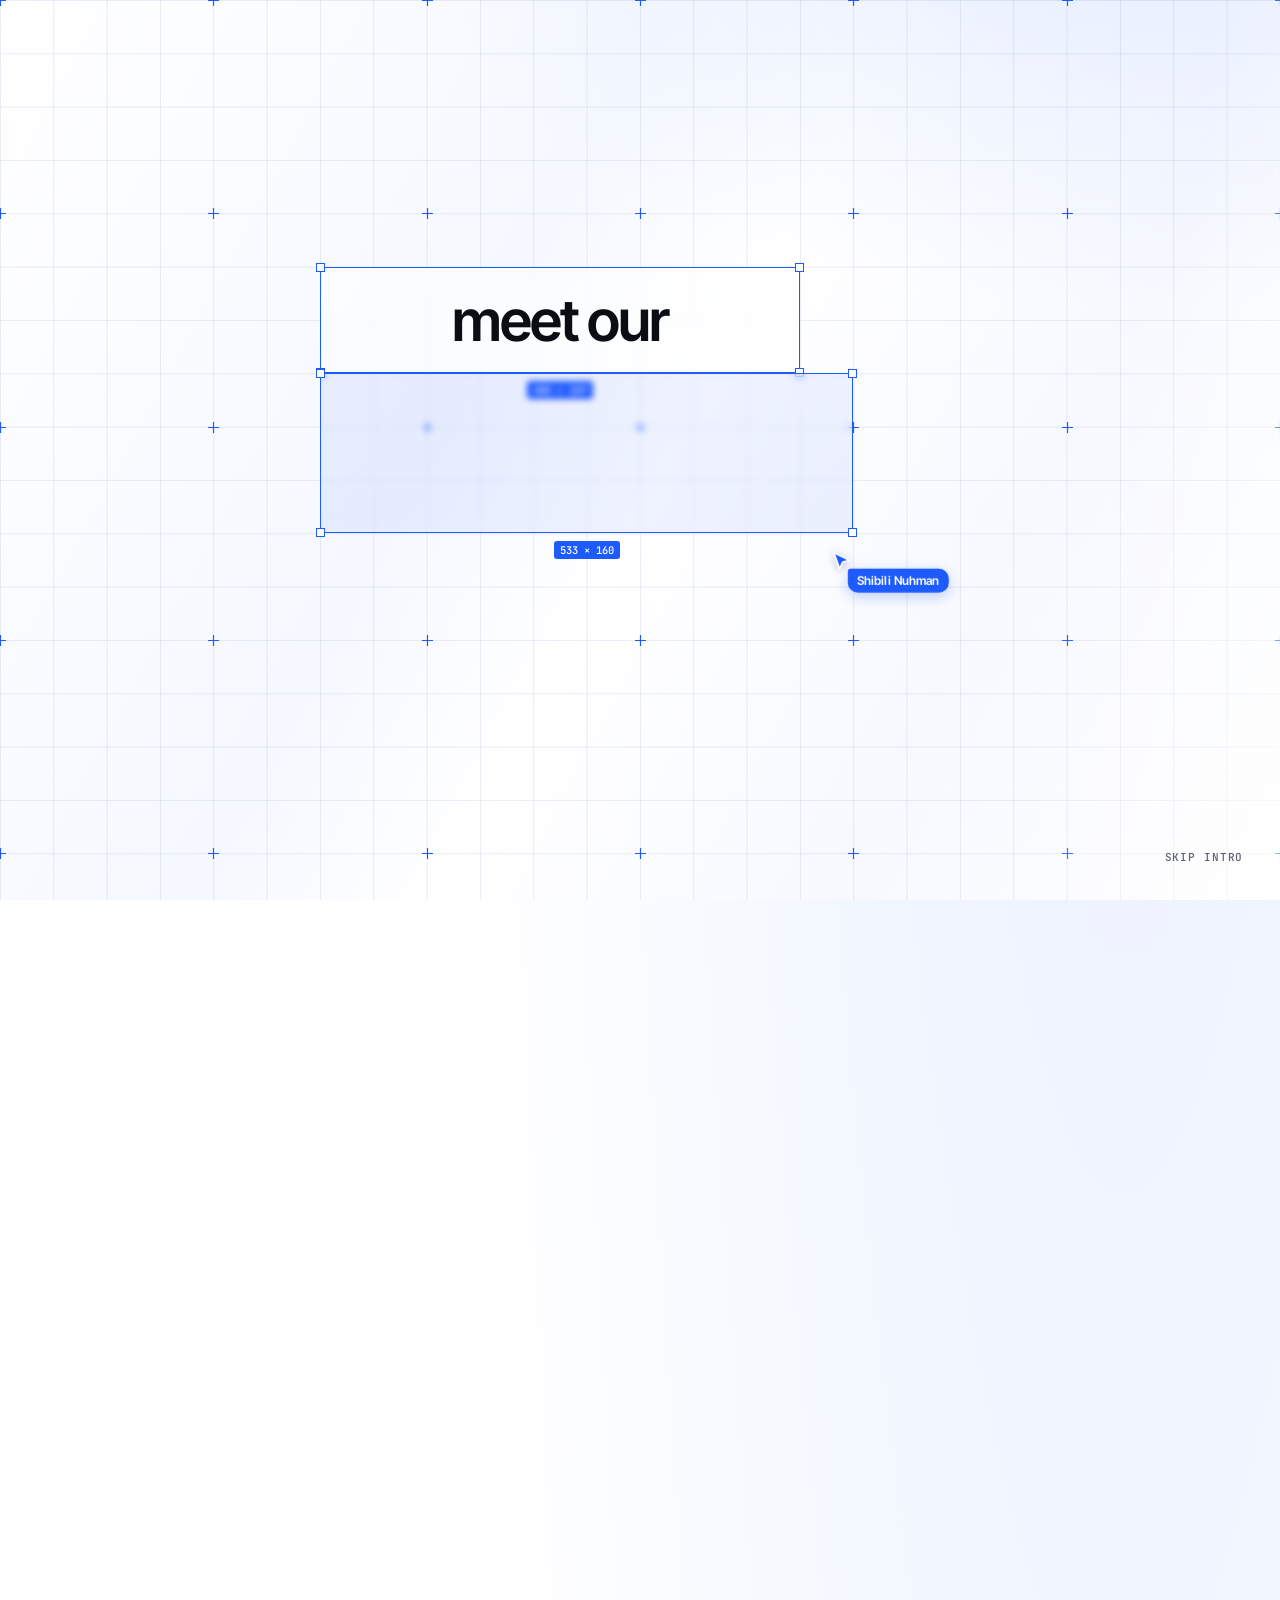
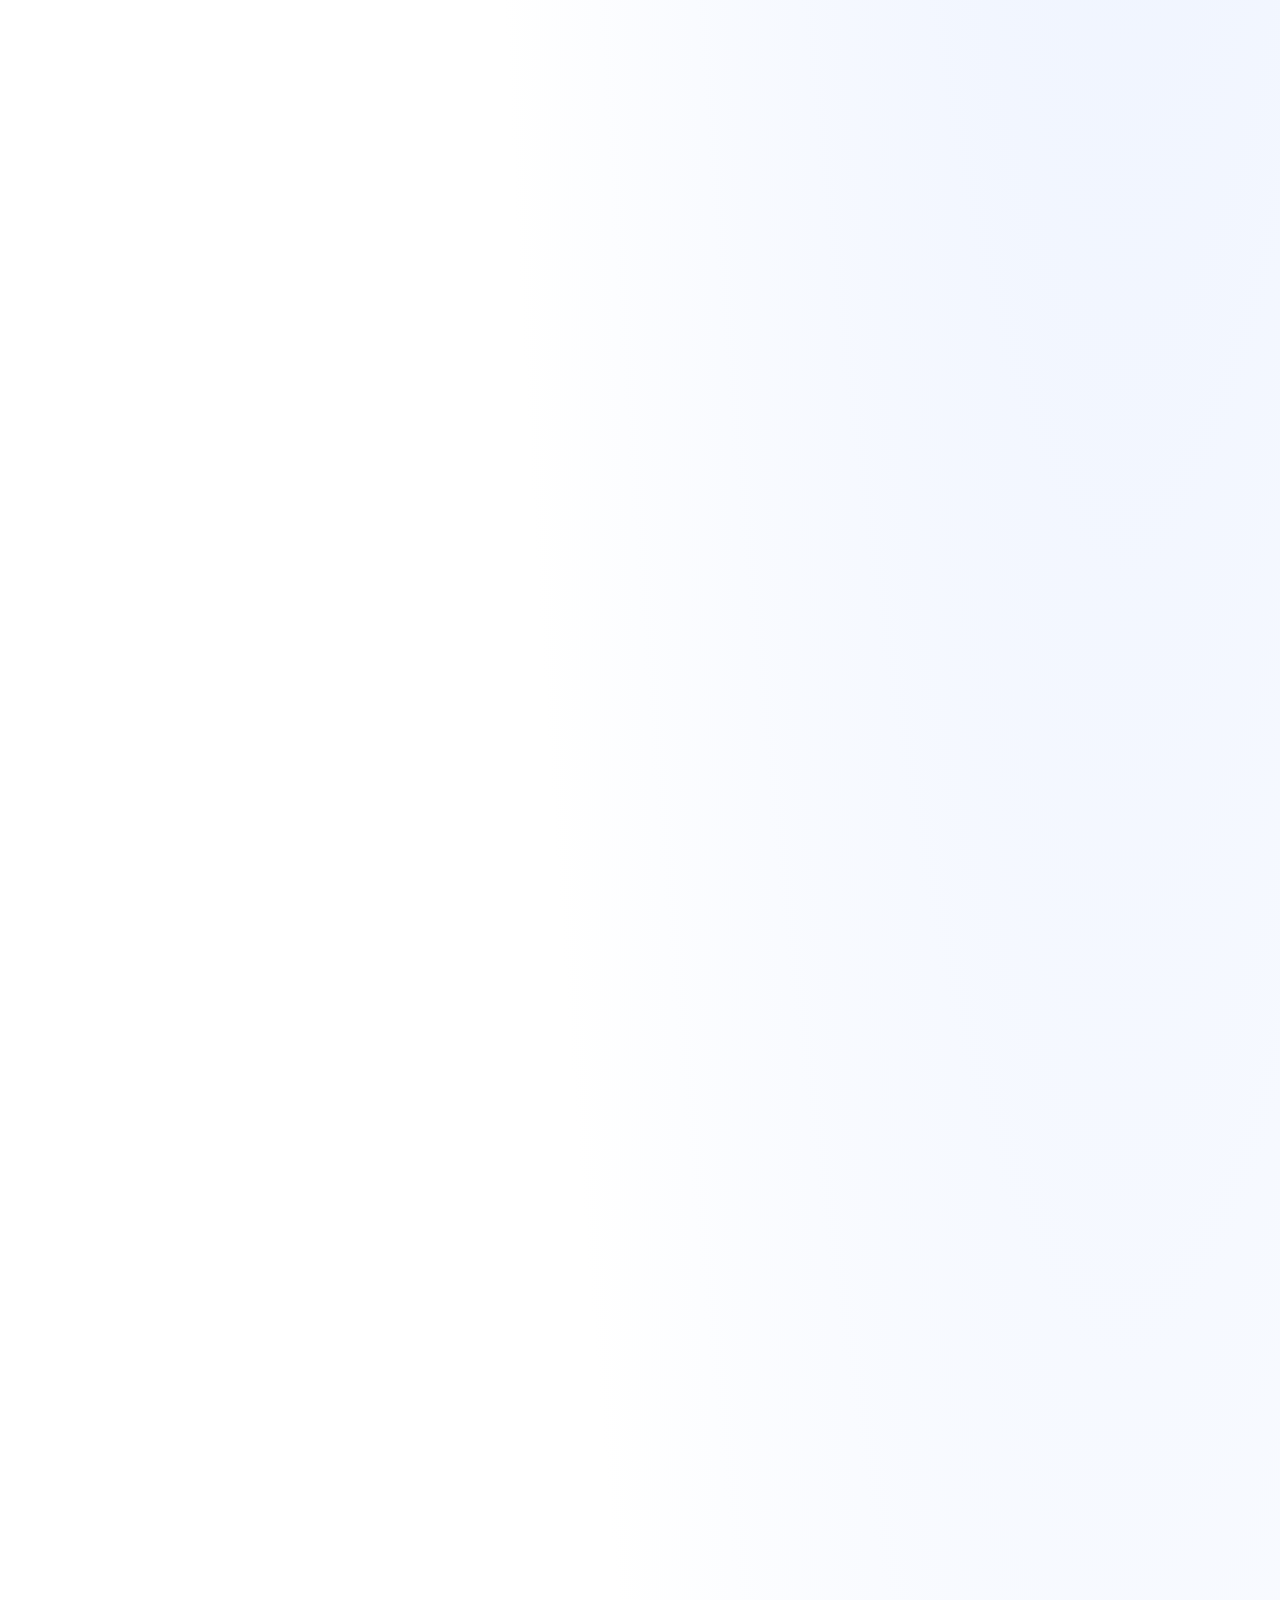
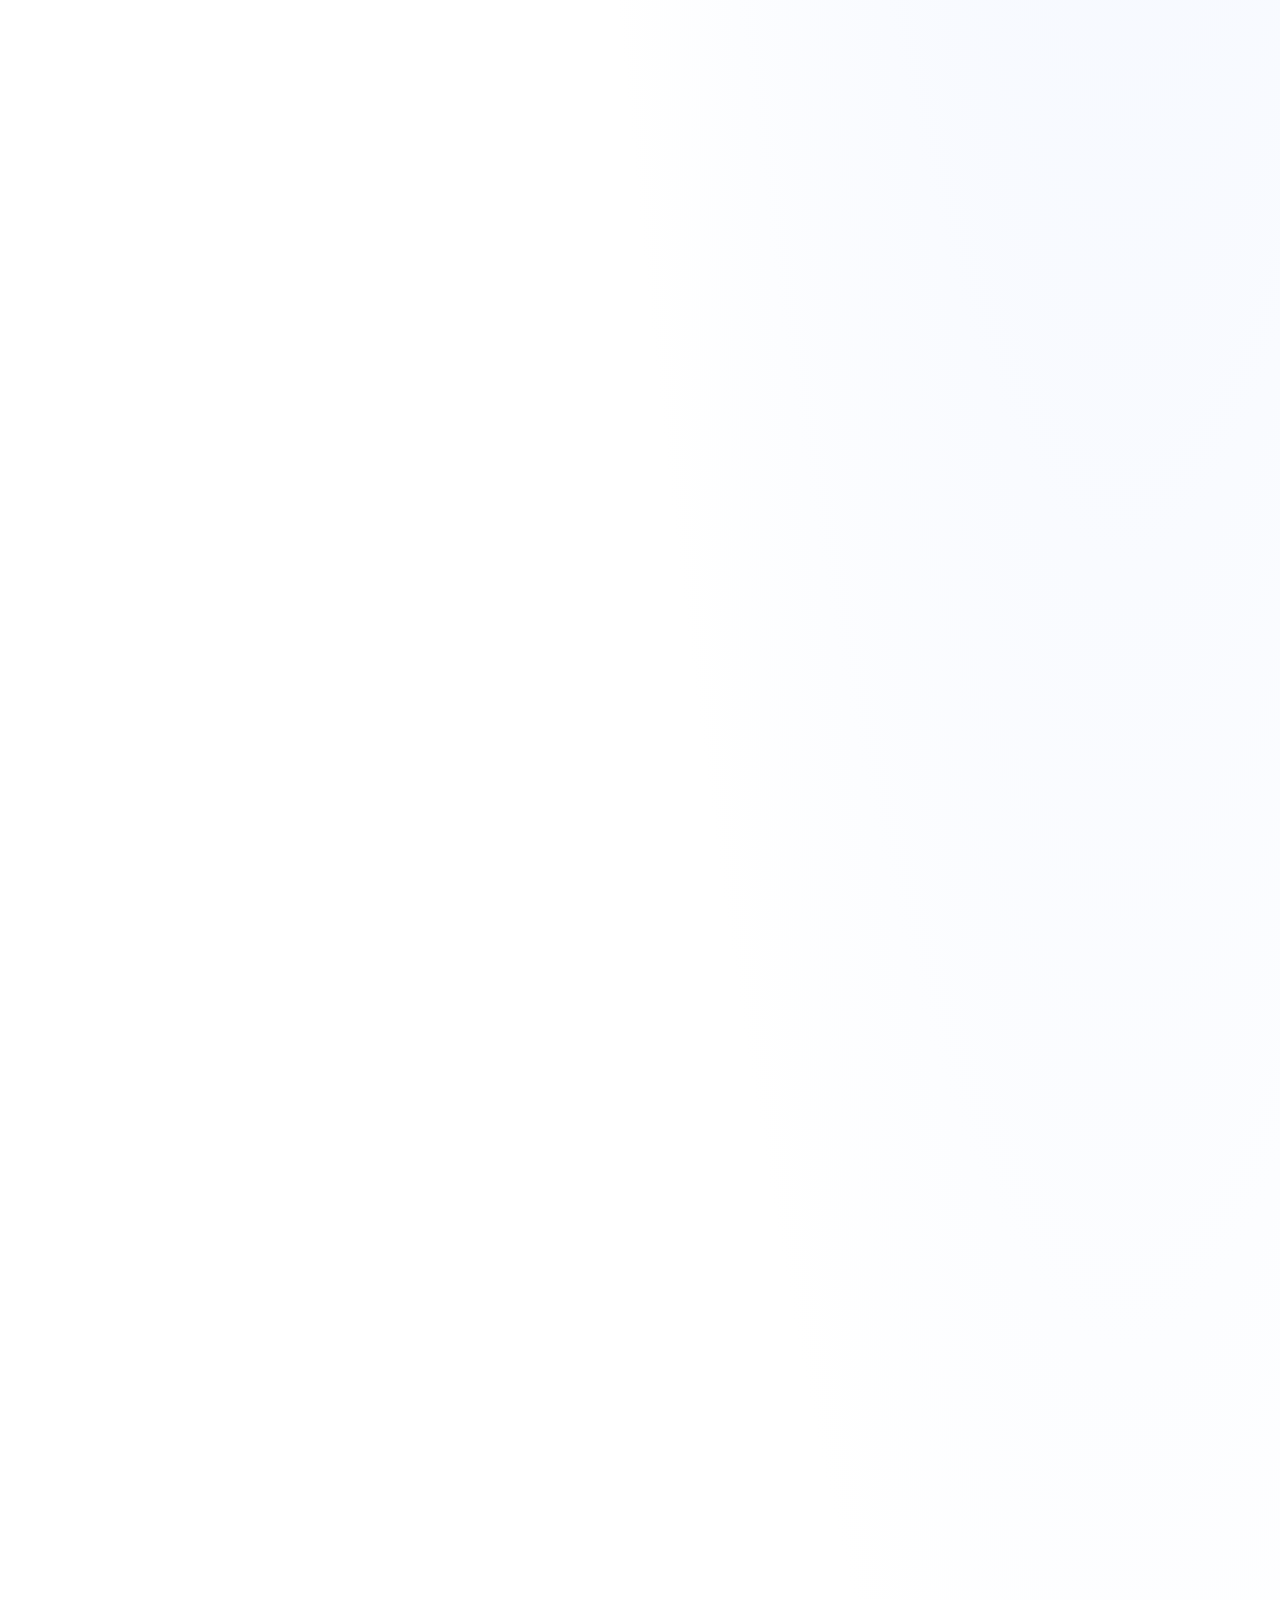
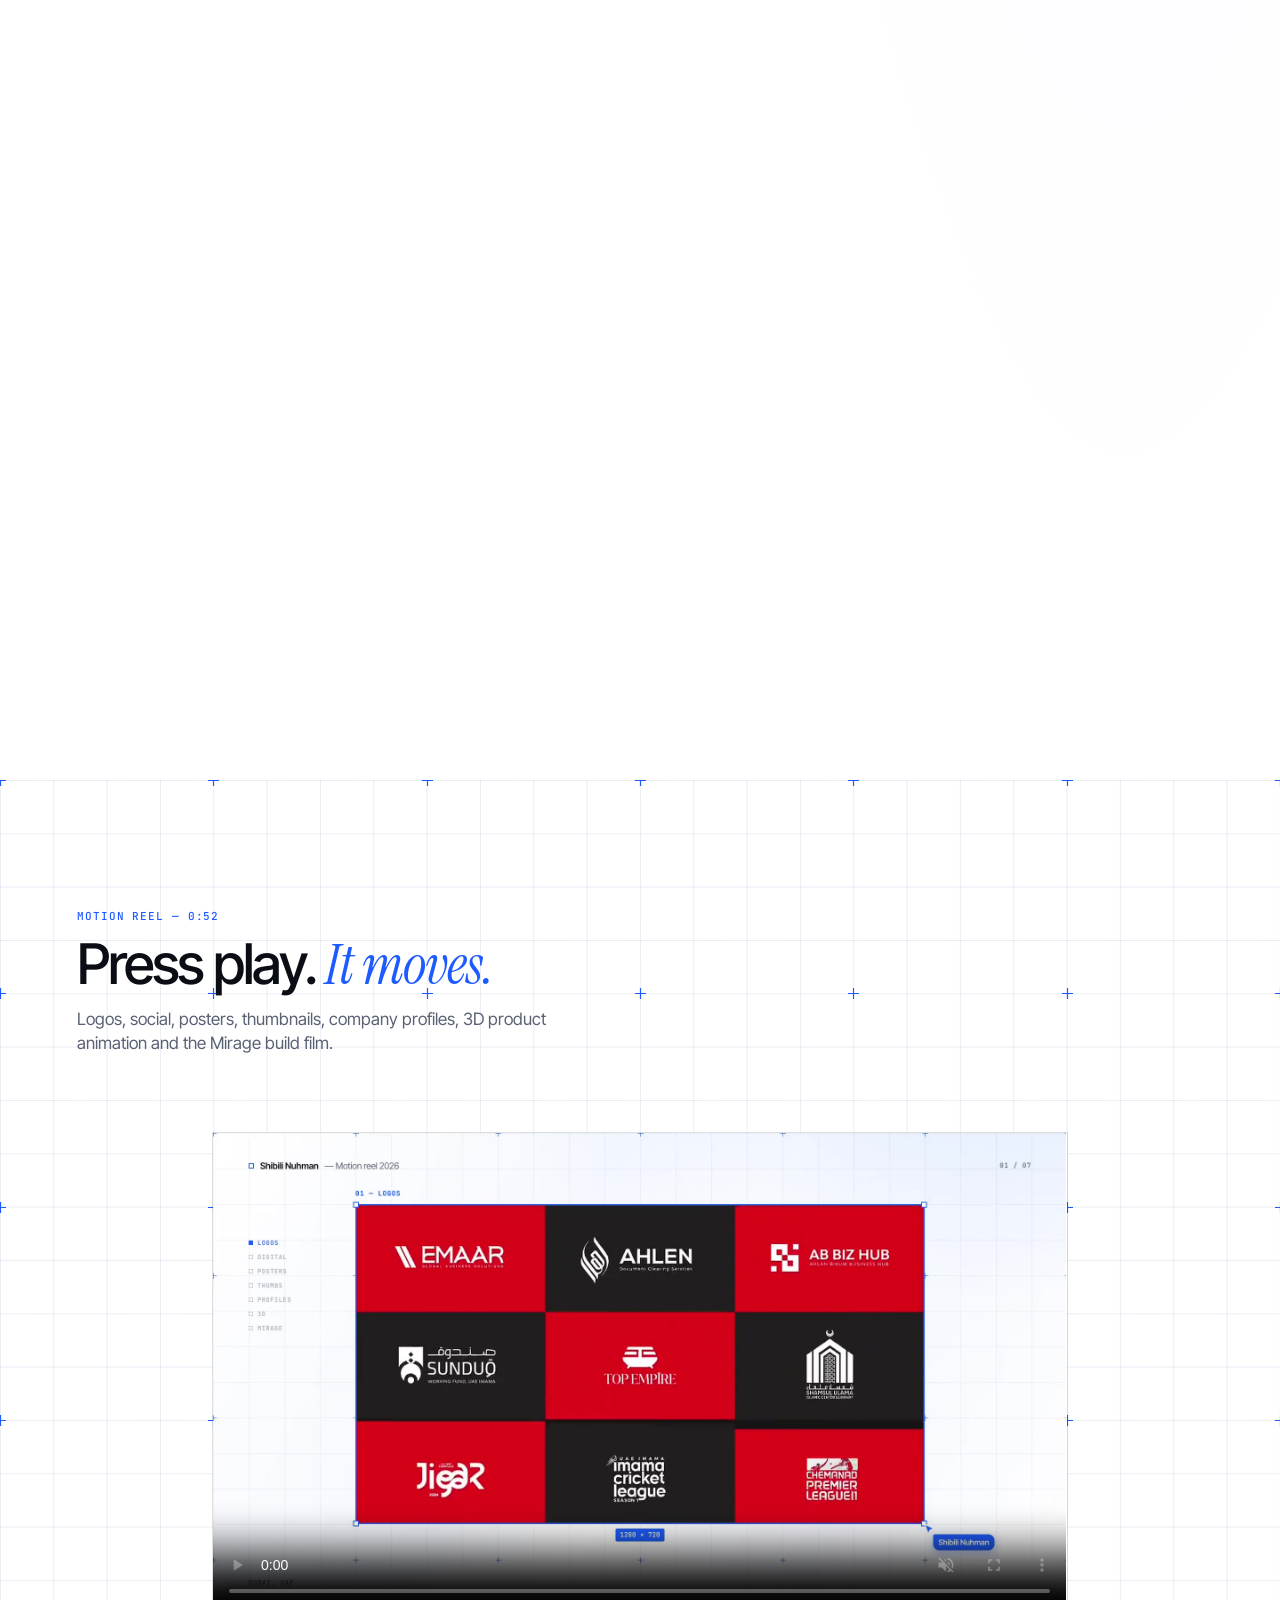
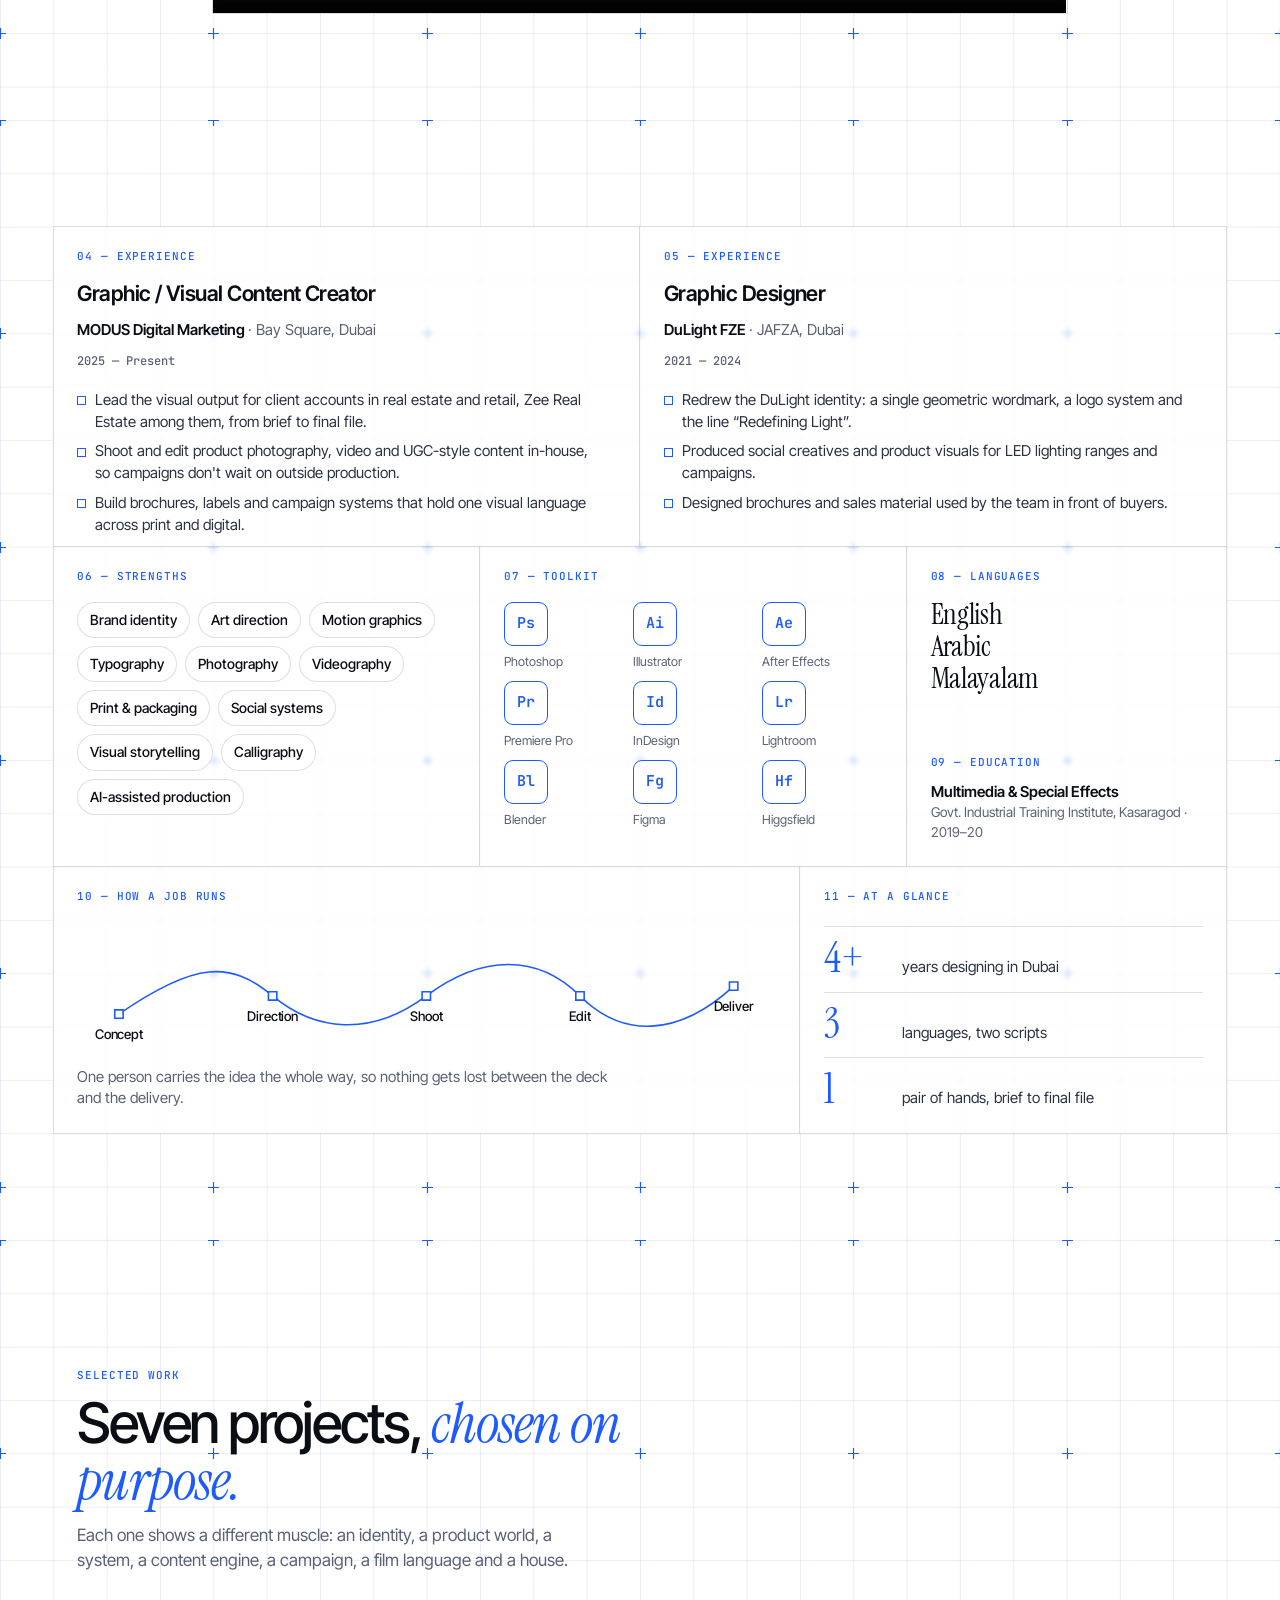
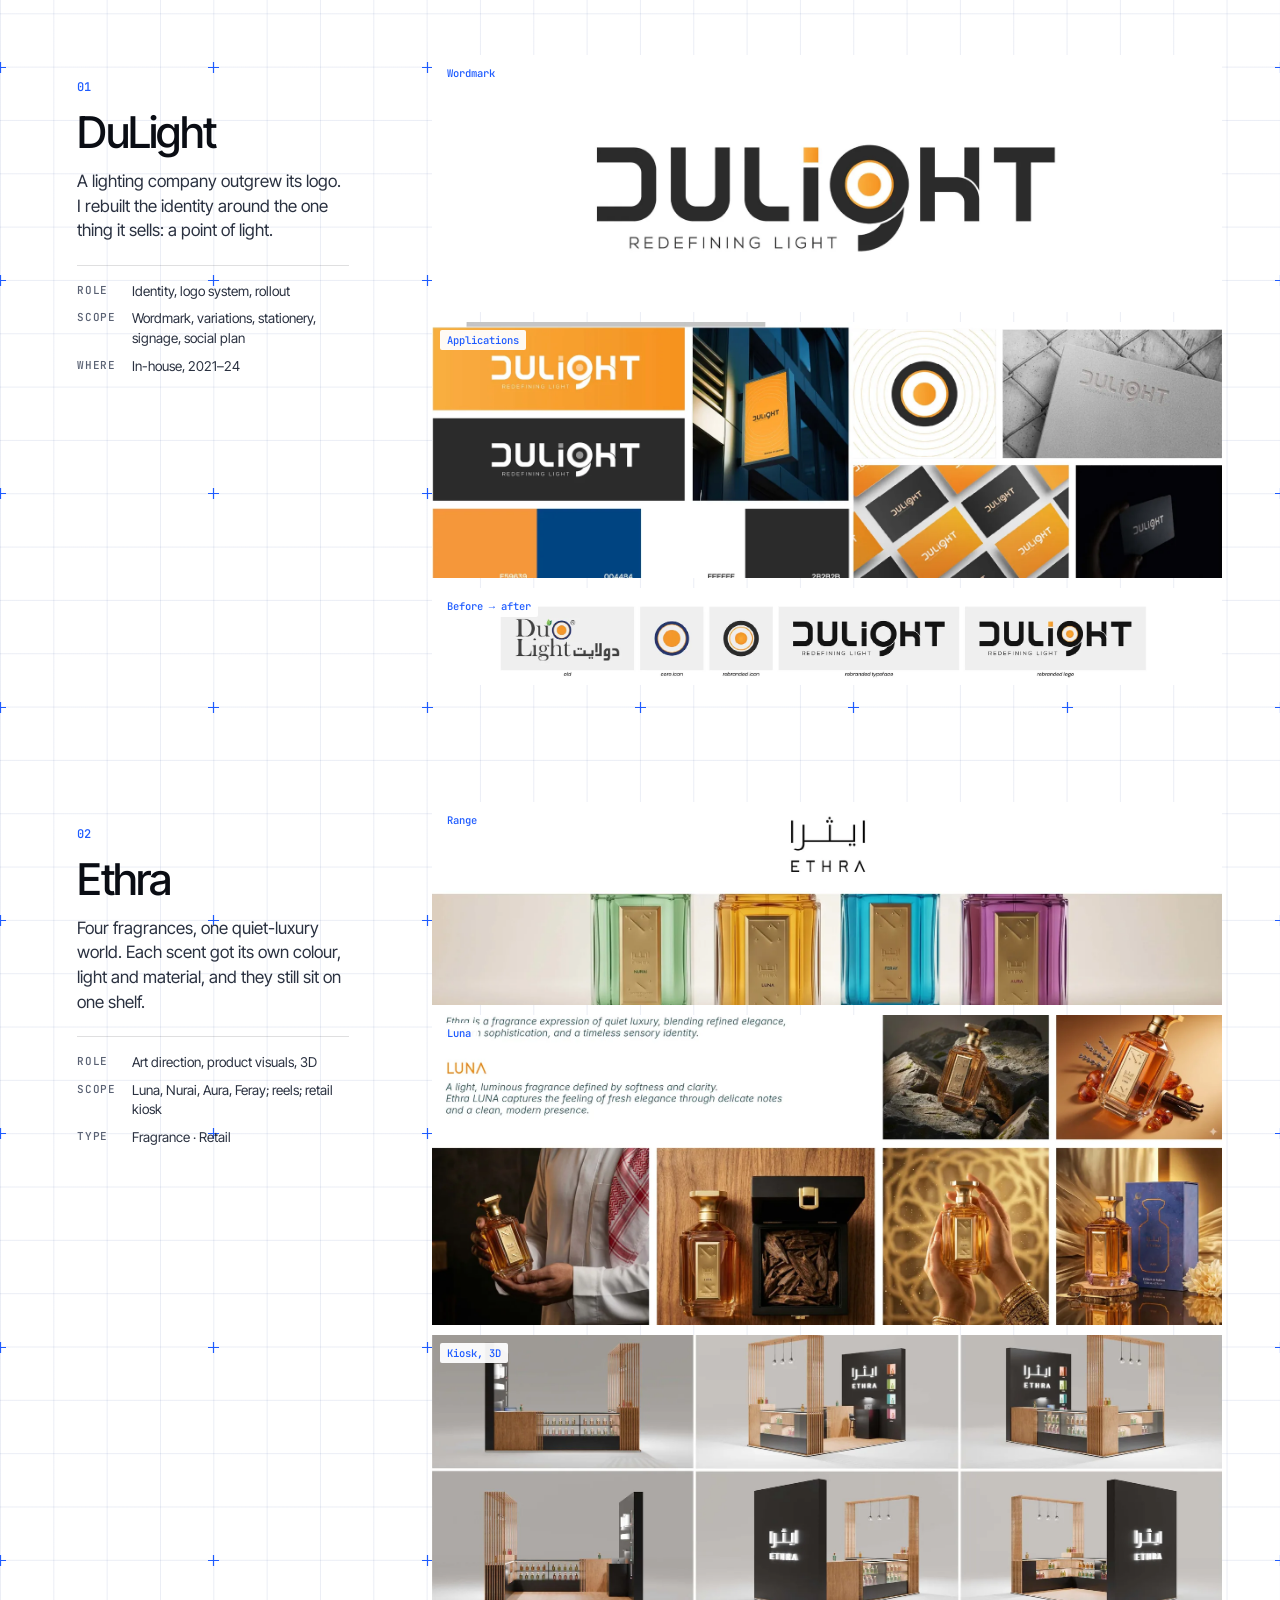
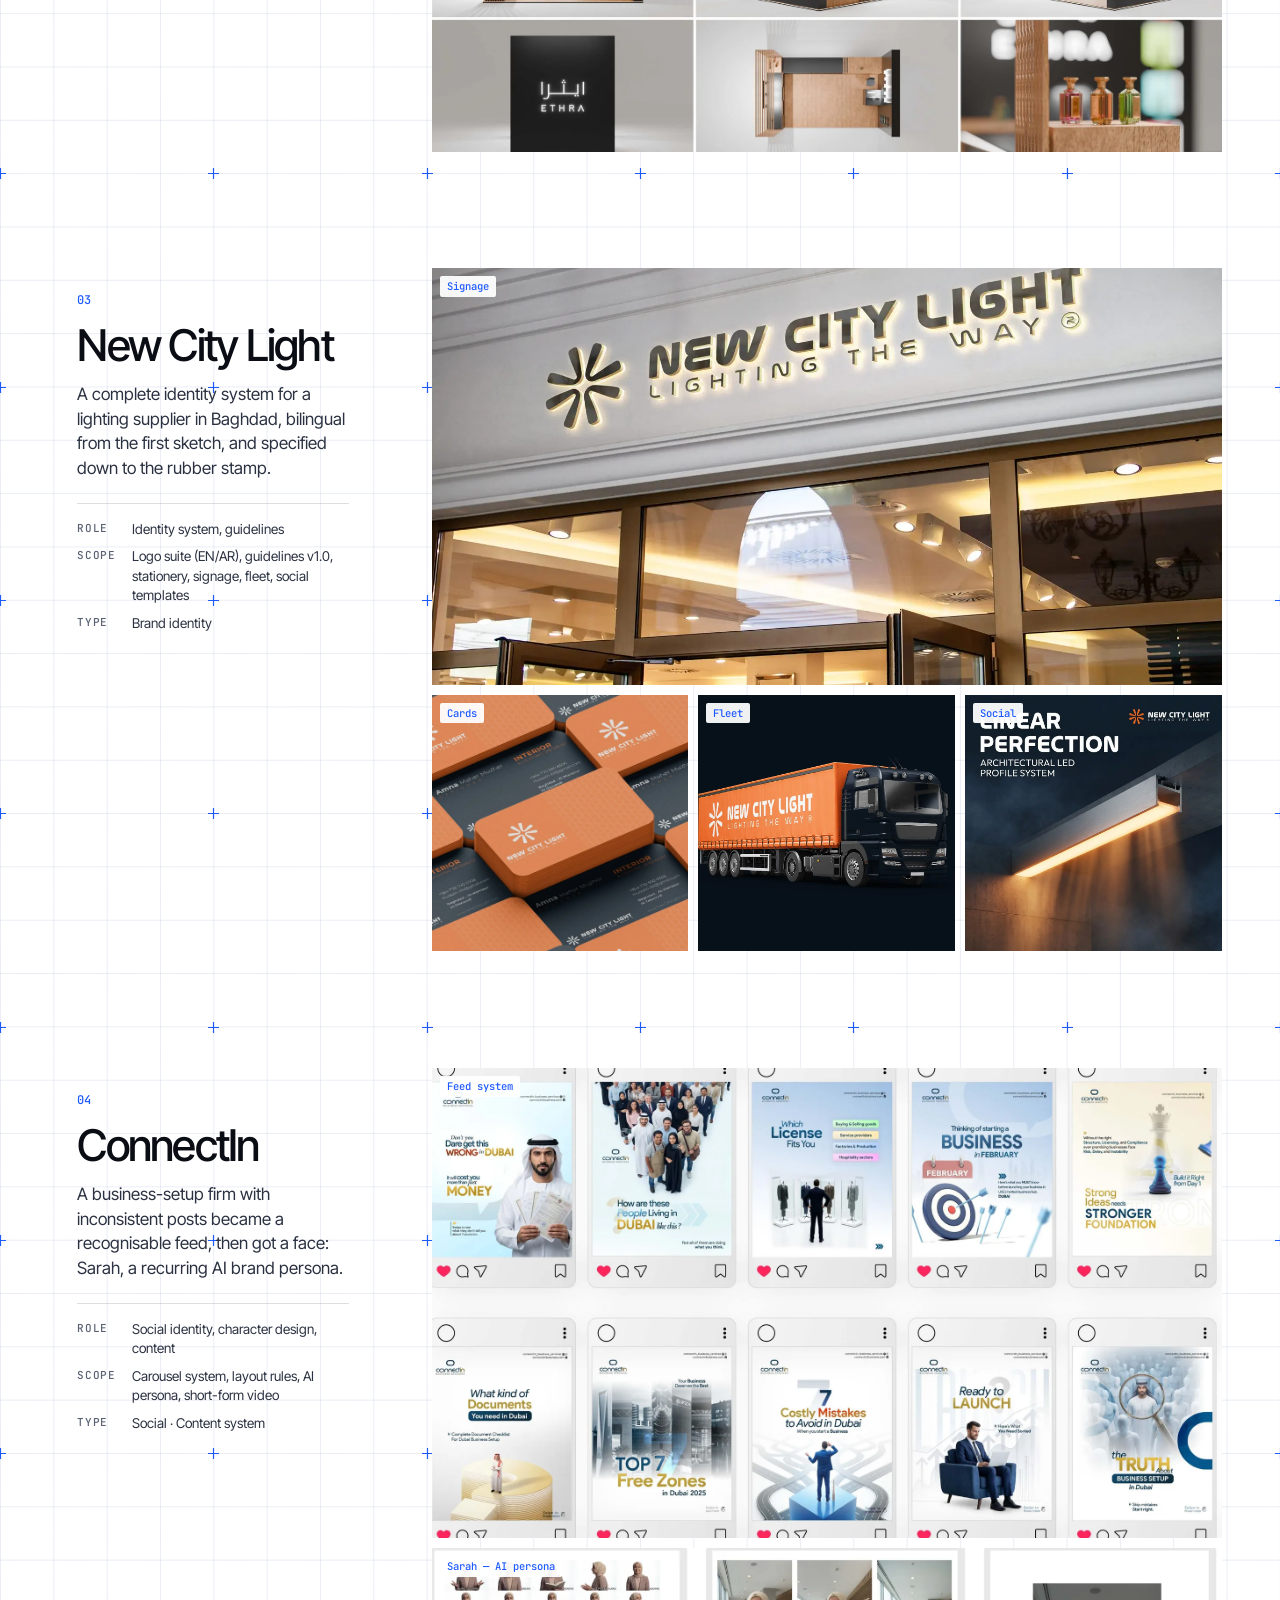
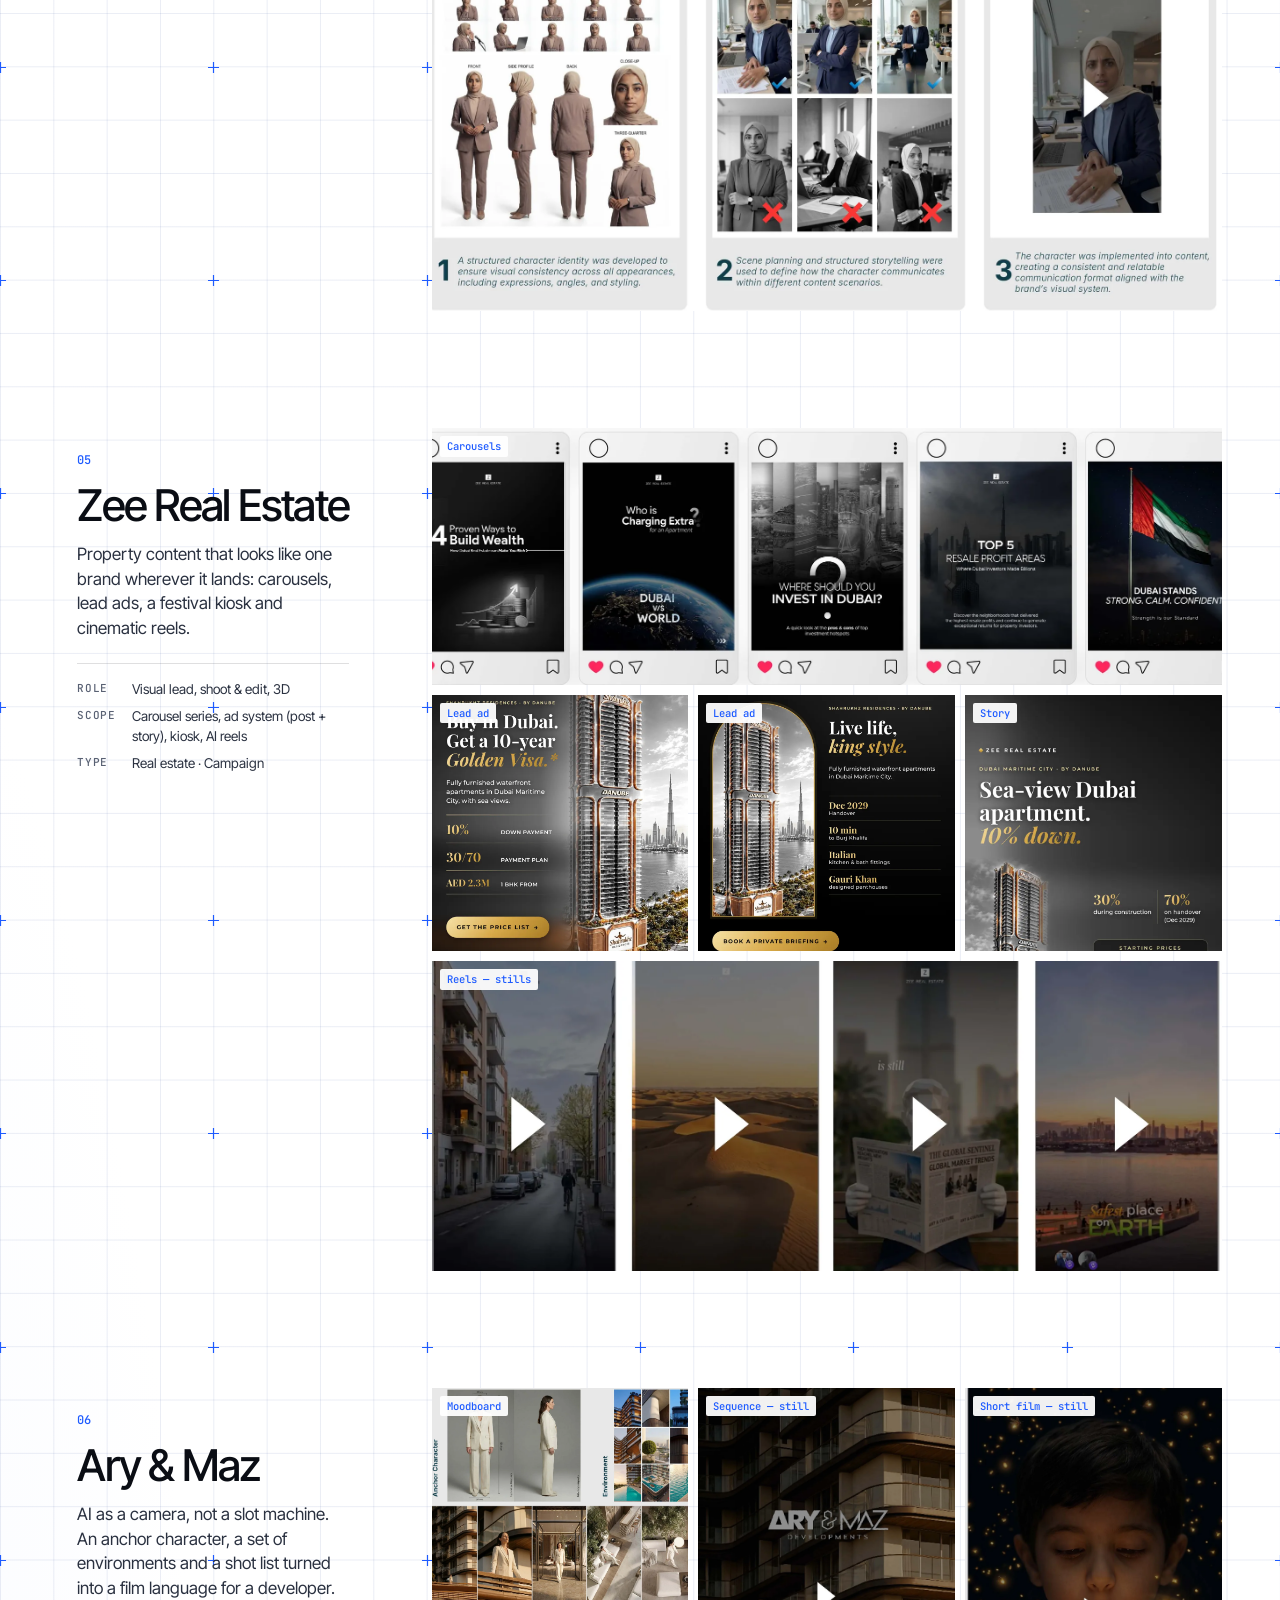
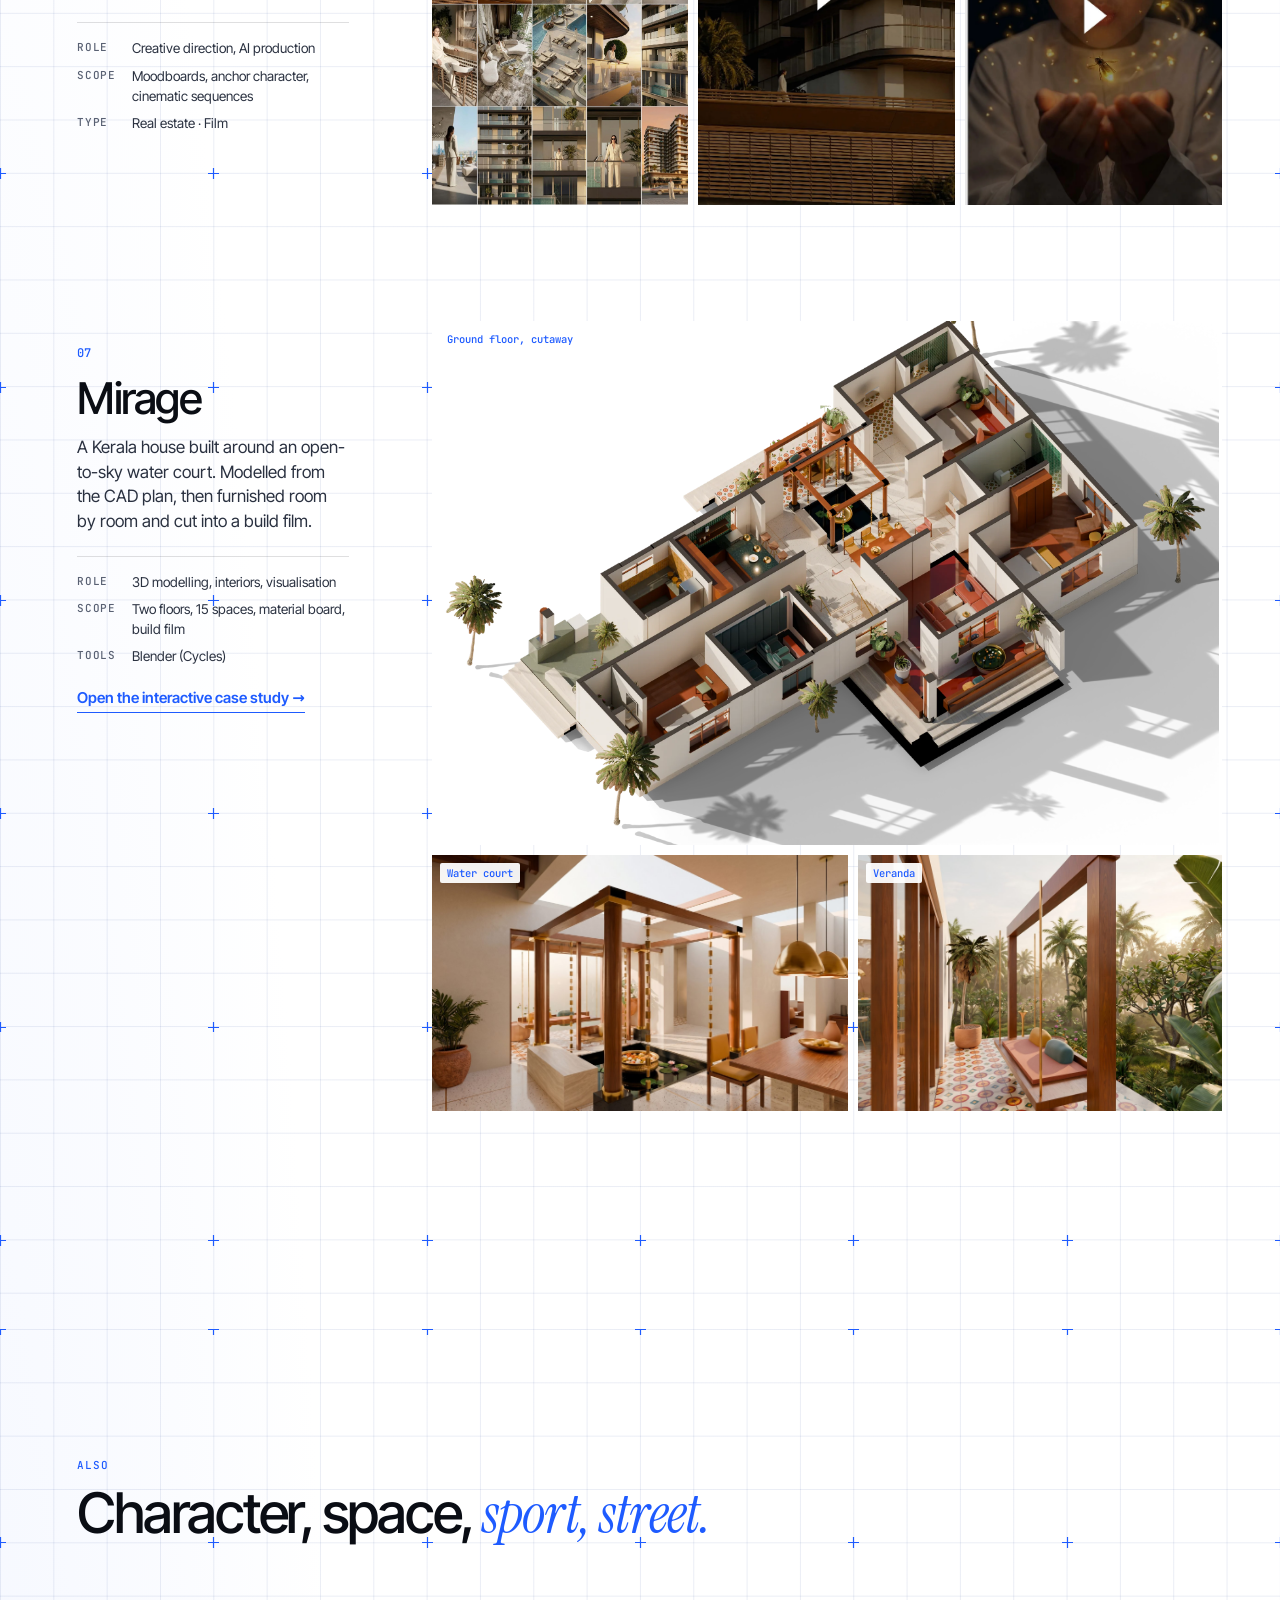
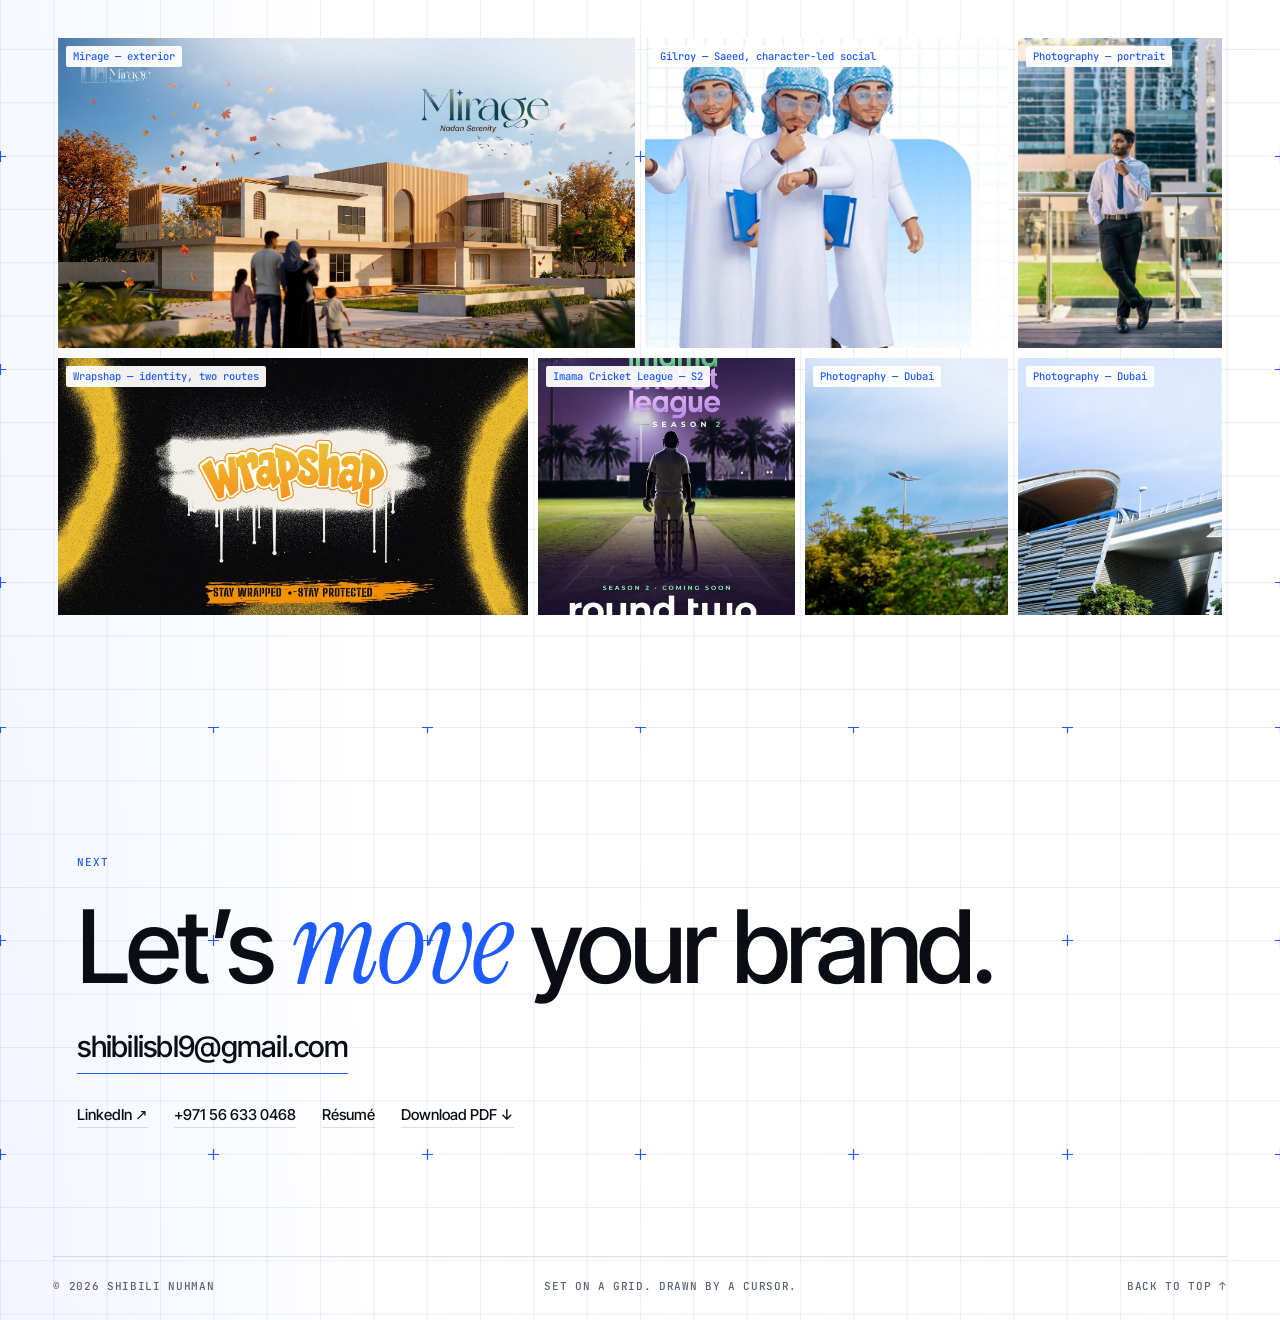
<file: index.html>
<!doctype html>
<html lang="en">
<head>
<meta charset="utf-8">
<meta name="viewport" content="width=device-width, initial-scale=1">
<title>Shibili Nuhman — Visual Designer, Dubai</title>
<meta name="description" content="Shibili Nuhman is a visual designer in Dubai working end to end across brand identity, motion, photography and content: concept, art direction, shoot, edit, deliver.">
<meta property="og:title" content="Shibili Nuhman — Visual Designer">
<meta property="og:description" content="Brand identity, motion and content. Concept to delivery, one visual language.">
<meta property="og:image" content="assets/img/dulight-brand.webp">
<meta name="theme-color" content="#ffffff">
<link rel="icon" href="data:image/svg+xml,%3Csvg xmlns='http://www.w3.org/2000/svg' viewBox='0 0 32 32'%3E%3Crect width='32' height='32' fill='%23fff'/%3E%3Cpath d='M7 5l17 9-7.5 2.2L13 24z' fill='%231e5bff'/%3E%3C/svg%3E">
<link rel="preload" href="assets/fonts/inter-tight.woff2" as="font" type="font/woff2" crossorigin>
<link rel="preload" href="assets/img/portrait.webp" as="image">
<link rel="stylesheet" href="css/style.css">
<script>document.documentElement.classList.add('js')</script>
</head>
<body>

<!-- the cursor that builds the page -->
<div id="cursor" aria-hidden="true">
  <svg viewBox="0 0 20 22" width="20" height="22"><path d="M2 2l15.5 7.6-6.7 1.9-3 6.6z" fill="#1e5bff" stroke="#fff" stroke-width="1.6" stroke-linejoin="round"/></svg>
  <span class="tag">Shibili Nuhman</span>
</div>

<!-- first frame -->
<div id="loader" class="grid" aria-hidden="true">
  <div class="sel" id="selA"><span class="txt"></span><i class="h tl"></i><i class="h tr"></i><i class="h bl"></i><i class="h br"></i><em class="dim"></em></div>
  <div class="sel blue" id="selB"><span class="txt">visual designer</span><i class="h tl"></i><i class="h tr"></i><i class="h bl"></i><i class="h br"></i><em class="dim"></em></div>
  <button id="skip" type="button">Skip intro</button>
</div>

<header class="topbar" id="topbar">
  <a class="brand" href="#top" aria-label="Shibili Nuhman, home"><span class="mk"></span>Shibili Nuhman</a>
  <nav aria-label="Primary">
    <a href="#reel">Reel</a>
    <a href="#about">About</a>
    <a href="#work">Work</a>
    <a href="resume/">Résumé</a>
    <a class="cta" href="#contact">Contact</a>
  </nav>
</header>

<main id="top">

<!-- ============ INTRO (pinned) ============ -->
<section id="intro" aria-label="Introduction">
  <div class="stage grid" id="stage">

    <div class="frame" id="frame">
      <img id="portrait" src="assets/img/portrait.webp" alt="Portrait of Shibili Nuhman, arms crossed, in black and white" width="1072" height="1240">
      <div class="shade"></div>
      <div class="tiles" id="tiles"></div>
      <i class="h tl"></i><i class="h tr"></i><i class="h bl"></i><i class="h br"></i>
      <em class="dim" id="frameDim"></em>
      <span class="layer">portrait.jpg</span>
    </div>

    <div class="hero-ui" id="heroUi">
      <p class="hero-kicker">Portfolio — 2026</p>
      <h1 class="hero-title">Shibili Nuhman<br><span>Visual designer, Dubai.</span></h1>
      <p class="hero-scroll"><span class="wheel"></span>Scroll — the cursor does the rest</p>
    </div>

    <div class="cell c-hello" data-cell="hello">
      <div class="cell-in">
        <span class="label">01 — Hello</span>
        <p class="hello">Hi, my name is <em>Shibili Nuhman.</em></p>
      </div>
    </div>

    <div class="cell c-roles" data-cell="roles">
      <div class="cell-in">
        <span class="label">02 — I am a</span>
        <div class="tagstack" id="tagstack" aria-label="Photographer, videographer, motion designer, graphic designer — visual designer">
          <span class="rtag" style="--c:#ff6a3d;--r:-5deg;--x:-.7;--t:2">Photographer</span>
          <span class="rtag" style="--c:#7b4dff;--r:4deg;--x:.6;--t:17">Videographer</span>
          <span class="rtag" style="--c:#0aa870;--r:-3deg;--x:-.5;--t:32">Motion designer</span>
          <span class="rtag" style="--c:#f0308a;--r:5deg;--x:.7;--t:47">Graphic designer</span>
          <span class="rtag final" style="--c:#1e5bff;--r:0deg;--x:0;--t:66">Visual designer</span>
        </div>
      </div>
    </div>

    <div class="cell c-move" data-cell="move">
      <div class="cell-in">
        <span class="label">03 — What I do</span>
        <p class="move">and I like to<br><span class="mv" id="mv" aria-label="move">m<i>o</i><i>o</i><i>o</i><i>o</i><i>o</i><i>o</i><i>o</i><i>o</i><i>o</i><b>o</b>ve</span> the brands.</p>
        <p class="on">On <span class="roll" id="roll"><span class="roll-in"><span>paper</span><span>screen</span><span>streets</span><span>paper</span></span></span>.</p>
      </div>
    </div>

    <div class="cell c-meta" data-cell="meta">
      <div class="cell-in">
        <span class="dot"></span>
        <p>Dubai, UAE<br><span>Open to senior visual, brand &amp; motion roles</span></p>
      </div>
    </div>

  </div>
</section>

<!-- ============ REEL ============ -->
<section id="reel" class="grid sec" aria-label="Motion reel">
  <header class="sec-head" data-draw>
    <span class="label">Motion reel — 0:52</span>
    <h2>Press play. <em>It moves.</em></h2>
    <p>Logos, social, posters, thumbnails, company profiles, 3D product animation and the Mirage build film.</p>
  </header>
  <figure class="reel" data-draw>
    <video id="reelVideo" src="assets/video/reel.mp4" poster="assets/video/reel-poster.jpg" controls muted loop playsinline preload="metadata"></video>
  </figure>
</section>

<!-- ============ ABOUT (bento) ============ -->
<section id="about" class="grid sec" aria-label="About">
  <div class="bento">

    <article class="b b-xp1" data-draw data-row="a">
      <span class="label">04 — Experience</span>
      <h3>Graphic / Visual Content Creator</h3>
      <p class="org">MODUS Digital Marketing <span>Bay Square, Dubai</span></p>
      <p class="when">2025 — Present</p>
      <ul>
        <li>Lead the visual output for client accounts in real estate and retail, Zee Real Estate among them, from brief to final file.</li>
        <li>Shoot and edit product photography, video and UGC-style content in-house, so campaigns don't wait on outside production.</li>
        <li>Build brochures, labels and campaign systems that hold one visual language across print and digital.</li>
      </ul>
    </article>

    <article class="b b-xp2" data-draw data-row="a">
      <span class="label">05 — Experience</span>
      <h3>Graphic Designer</h3>
      <p class="org">DuLight FZE <span>JAFZA, Dubai</span></p>
      <p class="when">2021 — 2024</p>
      <ul>
        <li>Redrew the DuLight identity: a single geometric wordmark, a logo system and the line “Redefining Light”.</li>
        <li>Produced social creatives and product visuals for LED lighting ranges and campaigns.</li>
        <li>Designed brochures and sales material used by the team in front of buyers.</li>
      </ul>
    </article>

    <article class="b b-str" data-draw data-row="b">
      <span class="label">06 — Strengths</span>
      <ul class="chips">
        <li>Brand identity</li><li>Art direction</li><li>Motion graphics</li><li>Typography</li><li>Photography</li><li>Videography</li><li>Print &amp; packaging</li><li>Social systems</li><li>Visual storytelling</li><li>Calligraphy</li><li>AI-assisted production</li>
      </ul>
    </article>

    <article class="b b-app" data-draw data-row="b">
      <span class="label">07 — Toolkit</span>
      <ul class="apps">
        <li><b>Ps</b>Photoshop</li><li><b>Ai</b>Illustrator</li><li><b>Ae</b>After Effects</li><li><b>Pr</b>Premiere Pro</li><li><b>Id</b>InDesign</li><li><b>Lr</b>Lightroom</li><li><b>Bl</b>Blender</li><li><b>Fg</b>Figma</li><li><b>Hf</b>Higgsfield</li>
      </ul>
    </article>

    <article class="b b-lang" data-draw data-row="b">
      <span class="label">08 — Languages</span>
      <ul class="langs"><li>English</li><li>Arabic</li><li>Malayalam</li></ul>
      <span class="label gap">09 — Education</span>
      <p class="edu">Multimedia &amp; Special Effects<br><span>Govt. Industrial Training Institute, Kasaragod · 2019–20</span></p>
    </article>

    <article class="b b-flow" data-draw data-row="c">
      <span class="label">10 — How a job runs</span>
      <svg class="path" viewBox="0 0 1000 150" preserveAspectRatio="xMidYMid meet" role="img" aria-label="Concept, direction, shoot, edit, deliver">
        <path class="pl" d="M60 96 C 170 20, 220 20, 280 70 S 420 130, 500 70 S 660 10, 720 70 S 860 130, 940 56" pathLength="1"/>
        <g class="pts">
          <rect x="54" y="90" width="12" height="12"/><rect x="274" y="64" width="12" height="12"/><rect x="494" y="64" width="12" height="12"/><rect x="714" y="64" width="12" height="12"/><rect x="934" y="50" width="12" height="12"/>
        </g>
        <g class="pt-l">
          <text x="60" y="132">Concept</text><text x="280" y="106">Direction</text><text x="500" y="106">Shoot</text><text x="720" y="106">Edit</text><text x="940" y="92">Deliver</text>
        </g>
      </svg>
      <p class="note">One person carries the idea the whole way, so nothing gets lost between the deck and the delivery.</p>
    </article>

    <article class="b b-fact" data-draw data-row="c">
      <span class="label">11 — At a glance</span>
      <dl>
        <div><dt>4+</dt><dd>years designing in Dubai</dd></div>
        <div><dt>3</dt><dd>languages, two scripts</dd></div>
        <div><dt>1</dt><dd>pair of hands, brief to final file</dd></div>
      </dl>
    </article>

  </div>
</section>

<!-- ============ WORK ============ -->
<section id="work" class="grid sec" aria-label="Selected work">
  <header class="sec-head" data-draw>
    <span class="label">Selected work</span>
    <h2>Seven projects, <em>chosen on purpose.</em></h2>
    <p>Each one shows a different muscle: an identity, a product world, a system, a content engine, a campaign, a film language and a house.</p>
  </header>

  <article class="proj">
    <div class="proj-meta" data-draw>
      <span class="idx">01</span>
      <h3>DuLight</h3>
      <p class="premise">A lighting company outgrew its logo. I rebuilt the identity around the one thing it sells: a point of light.</p>
      <dl><dt>Role</dt><dd>Identity, logo system, rollout</dd><dt>Scope</dt><dd>Wordmark, variations, stationery, signage, social plan</dd><dt>Where</dt><dd>In-house, 2021–24</dd></dl>
    </div>
    <div class="proj-media">
      <figure class="shot contain" data-draw style="--c:15;--r:5;--rn:3"><img loading="lazy" src="assets/img/dulight-logo.webp" alt="DuLight wordmark with the tagline Redefining Light"><figcaption>Wordmark</figcaption></figure>
      <figure class="shot" data-draw style="--c:15;--r:5;--rn:2"><img loading="lazy" src="assets/img/dulight-brand.webp" alt="DuLight brand applications: colour lockups, signage, embossed stationery and business cards"><figcaption>Applications</figcaption></figure>
      <figure class="shot contain" data-draw style="--c:15;--r:2;--rn:1"><img loading="lazy" src="assets/img/dulight-evolution.webp" alt="Logo evolution from the old serif DuLight mark to the new wordmark"><figcaption>Before → after</figcaption></figure>
    </div>
  </article>

  <article class="proj">
    <div class="proj-meta" data-draw>
      <span class="idx">02</span>
      <h3>Ethra</h3>
      <p class="premise">Four fragrances, one quiet-luxury world. Each scent got its own colour, light and material, and they still sit on one shelf.</p>
      <dl><dt>Role</dt><dd>Art direction, product visuals, 3D</dd><dt>Scope</dt><dd>Luna, Nurai, Aura, Feray; reels; retail kiosk</dd><dt>Type</dt><dd>Fragrance · Retail</dd></dl>
    </div>
    <div class="proj-media">
      <figure class="shot" data-draw style="--c:15;--r:4;--rn:2"><img loading="lazy" src="assets/img/ethra-hero.webp" alt="Four Ethra perfume bottles in green, amber, blue and purple"><figcaption>Range</figcaption></figure>
      <figure class="shot" data-draw style="--c:15;--r:6;--rn:3"><img loading="lazy" src="assets/img/ethra-products.webp" alt="Ethra Luna product visuals in warm amber settings"><figcaption>Luna</figcaption></figure>
      <figure class="shot" data-draw style="--c:15;--r:8;--rn:4"><img loading="lazy" src="assets/img/ethra-kiosk.webp" alt="3D visualisations of the Ethra retail kiosk from several angles"><figcaption>Kiosk, 3D</figcaption></figure>
    </div>
  </article>

  <article class="proj">
    <div class="proj-meta" data-draw>
      <span class="idx">03</span>
      <h3>New City Light</h3>
      <p class="premise">A complete identity system for a lighting supplier in Baghdad, bilingual from the first sketch, and specified down to the rubber stamp.</p>
      <dl><dt>Role</dt><dd>Identity system, guidelines</dd><dt>Scope</dt><dd>Logo suite (EN/AR), guidelines v1.0, stationery, signage, fleet, social templates</dd><dt>Type</dt><dd>Brand identity</dd></dl>
    </div>
    <div class="proj-media">
      <figure class="shot" data-draw style="--c:15;--r:8;--rn:4"><img loading="lazy" src="assets/img/ncl-storefront.webp" alt="New City Light storefront sign mockup"><figcaption>Signage</figcaption></figure>
      <figure class="shot" data-draw style="--c:5;--r:5;--rn:4"><img loading="lazy" src="assets/img/ncl-cards.webp" alt="New City Light business cards in orange and navy"><figcaption>Cards</figcaption></figure>
      <figure class="shot" data-draw style="--c:5;--r:5;--rn:4"><img loading="lazy" src="assets/img/ncl-truck.webp" alt="New City Light truck livery"><figcaption>Fleet</figcaption></figure>
      <figure class="shot" data-draw style="--c:5;--r:5;--rn:4"><img loading="lazy" src="assets/img/ncl-post1.webp" alt="New City Light social post: Linear Perfection"><figcaption>Social</figcaption></figure>
    </div>
  </article>

  <article class="proj">
    <div class="proj-meta" data-draw>
      <span class="idx">04</span>
      <h3>ConnectIn</h3>
      <p class="premise">A business-setup firm with inconsistent posts became a recognisable feed, then got a face: Sarah, a recurring AI brand persona.</p>
      <dl><dt>Role</dt><dd>Social identity, character design, content</dd><dt>Scope</dt><dd>Carousel system, layout rules, AI persona, short-form video</dd><dt>Type</dt><dd>Social · Content system</dd></dl>
    </div>
    <div class="proj-media">
      <figure class="shot" data-draw style="--c:15;--r:9;--rn:4"><img loading="lazy" src="assets/img/connectin-posts.webp" alt="Ten ConnectIn social posts sharing one layout system"><figcaption>Feed system</figcaption></figure>
      <figure class="shot" data-draw style="--c:15;--r:7;--rn:3"><img loading="lazy" src="assets/img/connectin-sarah.webp" alt="Sarah, an AI-generated brand persona: character sheet, scenes and video frame"><figcaption>Sarah — AI persona</figcaption></figure>
    </div>
  </article>

  <article class="proj">
    <div class="proj-meta" data-draw>
      <span class="idx">05</span>
      <h3>Zee Real Estate</h3>
      <p class="premise">Property content that looks like one brand wherever it lands: carousels, lead ads, a festival kiosk and cinematic reels.</p>
      <dl><dt>Role</dt><dd>Visual lead, shoot &amp; edit, 3D</dd><dt>Scope</dt><dd>Carousel series, ad system (post + story), kiosk, AI reels</dd><dt>Type</dt><dd>Real estate · Campaign</dd></dl>
    </div>
    <div class="proj-media">
      <figure class="shot" data-draw style="--c:15;--r:5;--rn:2"><img loading="lazy" src="assets/img/zee-carousels.webp" alt="Five black and white Zee Real Estate carousel covers"><figcaption>Carousels</figcaption></figure>
      <figure class="shot" data-draw style="--c:5;--r:5;--rn:6"><img loading="lazy" src="assets/img/zee-ad1.webp" alt="Zee Real Estate ad: Buy in Dubai, get a 10-year Golden Visa"><figcaption>Lead ad</figcaption></figure>
      <figure class="shot" data-draw style="--c:5;--r:5;--rn:6"><img loading="lazy" src="assets/img/zee-ad3.webp" alt="Zee Real Estate ad: Live life, king style"><figcaption>Lead ad</figcaption></figure>
      <figure class="shot top" data-draw style="--c:5;--r:5;--rn:6"><img loading="lazy" src="assets/img/zee-ad2s.webp" alt="Zee Real Estate story ad: sea-view Dubai apartment"><figcaption>Story</figcaption></figure>
      <figure class="shot" data-draw style="--c:15;--r:6;--rn:3"><img loading="lazy" src="assets/img/zee-reels.webp" alt="Four frames from AI-generated cinematic reels for Zee Real Estate"><figcaption>Reels — stills</figcaption></figure>
    </div>
  </article>

  <article class="proj">
    <div class="proj-meta" data-draw>
      <span class="idx">06</span>
      <h3>Ary &amp; Maz</h3>
      <p class="premise">AI as a camera, not a slot machine. An anchor character, a set of environments and a shot list turned into a film language for a developer.</p>
      <dl><dt>Role</dt><dd>Creative direction, AI production</dd><dt>Scope</dt><dd>Moodboards, anchor character, cinematic sequences</dd><dt>Type</dt><dd>Real estate · Film</dd></dl>
    </div>
    <div class="proj-media">
      <figure class="shot" data-draw style="--c:5;--r:8;--rn:8"><img loading="lazy" src="assets/img/arymaz-moodboard.webp" alt="Moodboard of AI-generated frames: a woman in a cream suit and architectural details"><figcaption>Moodboard</figcaption></figure>
      <figure class="shot" data-draw style="--c:5;--r:8;--rn:8"><img loading="lazy" src="assets/img/arymaz-video.webp" alt="Frame from the Ary and Maz cinematic sequence showing a building at dusk"><figcaption>Sequence — still</figcaption></figure>
      <figure class="shot" data-draw style="--c:5;--r:8;--rn:8"><img loading="lazy" src="assets/img/arymaz-boy.webp" alt="Frame of a boy holding a glowing firefly in cupped hands"><figcaption>Short film — still</figcaption></figure>
    </div>
  </article>

  <article class="proj">
    <div class="proj-meta" data-draw>
      <span class="idx">07</span>
      <h3>Mirage</h3>
      <p class="premise">A Kerala house built around an open-to-sky water court. Modelled from the CAD plan, then furnished room by room and cut into a build film.</p>
      <dl><dt>Role</dt><dd>3D modelling, interiors, visualisation</dd><dt>Scope</dt><dd>Two floors, 15 spaces, material board, build film</dd><dt>Tools</dt><dd>Blender (Cycles)</dd></dl>
      <a class="more-link" href="mirage/">Open the interactive case study →</a>
    </div>
    <div class="proj-media">
      <figure class="shot contain" data-draw style="--c:15;--r:10;--rn:4"><img loading="lazy" src="mirage/img/iso_full.webp" alt="Isometric cutaway of the furnished Mirage ground floor"><figcaption>Ground floor, cutaway</figcaption></figure>
      <figure class="shot" data-draw style="--c:8;--r:5;--rn:4"><img loading="lazy" src="mirage/img/ai/court.jpg" alt="Dining hall beside an open water court with teak pillars"><figcaption>Water court</figcaption></figure>
      <figure class="shot" data-draw style="--c:7;--r:5;--rn:4"><img loading="lazy" src="mirage/img/ai/veranda.jpg" alt="Veranda with a teak swing on patterned tiles"><figcaption>Veranda</figcaption></figure>
    </div>
  </article>
</section>

<!-- ============ MORE ============ -->
<section id="more" class="grid sec" aria-label="More work">
  <header class="sec-head" data-draw>
    <span class="label">Also</span>
    <h2>Character, space, <em>sport, street.</em></h2>
  </header>
  <div class="more">
    <figure class="shot" data-draw style="--c:11;--r:6;--rn:4"><img loading="lazy" src="assets/img/mirage-hero.webp" alt="Mirage exterior: a modern Kerala villa with a family in front"><figcaption>Mirage — exterior</figcaption></figure>
    <figure class="shot" data-draw style="--c:7;--r:6;--rn:5"><img loading="lazy" src="assets/img/gilroy-saeed.webp" alt="Saeed, a 3D character created to lead Gilroy's social media, shown in three poses"><figcaption>Gilroy — Saeed, character-led social</figcaption></figure>
    <figure class="shot top" data-draw style="--c:4;--r:6;--rn:4"><img loading="lazy" src="assets/img/photo-portrait2.webp" alt="Corporate portrait of a man in a white shirt and blue tie"><figcaption>Photography — portrait</figcaption></figure>
    <figure class="shot" data-draw style="--c:9;--r:5;--rn:3"><img loading="lazy" src="assets/img/wrapshap.webp" alt="Wrapshap graffiti-style logo on a spray-painted mat"><figcaption>Wrapshap — identity, two routes</figcaption></figure>
    <figure class="shot" data-draw style="--c:5;--r:5;--rn:6"><img loading="lazy" src="assets/img/icl.webp" alt="Imama Cricket League season two launch post with a batsman under floodlights"><figcaption>Imama Cricket League — S2</figcaption></figure>
    <figure class="shot" data-draw style="--c:4;--r:5;--rn:4"><img loading="lazy" src="assets/img/photo-arch1.webp" alt="Photograph of a Dubai metro station against a blue sky"><figcaption>Photography — Dubai</figcaption></figure>
    <figure class="shot" data-draw style="--c:4;--r:5;--rn:4"><img loading="lazy" src="assets/img/photo-arch2.webp" alt="Photograph of a street lamp above trees against a pale sky"><figcaption>Photography — Dubai</figcaption></figure>
  </div>
</section>

<!-- ============ CONTACT ============ -->
<section id="contact" class="grid sec" aria-label="Contact">
  <div class="contact" data-draw>
    <span class="label">Next</span>
    <h2>Let’s <span class="mv hov">m<i>o</i><i>o</i><i>o</i><i>o</i><i>o</i><b>o</b>ve</span> your brand.</h2>
    <a class="mail" href="mailto:shibilisbl9@gmail.com">shibilisbl9@gmail.com</a>
    <ul class="links">
      <li><a href="https://www.linkedin.com/in/shibili-nuhman/" rel="noopener">LinkedIn ↗</a></li>
      <li><a href="tel:+971566330468">+971 56 633 0468</a></li>
      <li><a href="resume/">Résumé</a></li>
      <li><a href="resume/Shibili-Nuhman-Resume.pdf" download>Download PDF ↓</a></li>
    </ul>
  </div>
  <footer class="foot">
    <span>© 2026 Shibili Nuhman</span>
    <span>Set on a grid. Drawn by a cursor.</span>
    <a href="#top">Back to top ↑</a>
  </footer>
</section>

</main>

<script src="js/gsap.min.js"></script>
<script src="js/main.js"></script>
</body>
</html>
</file>
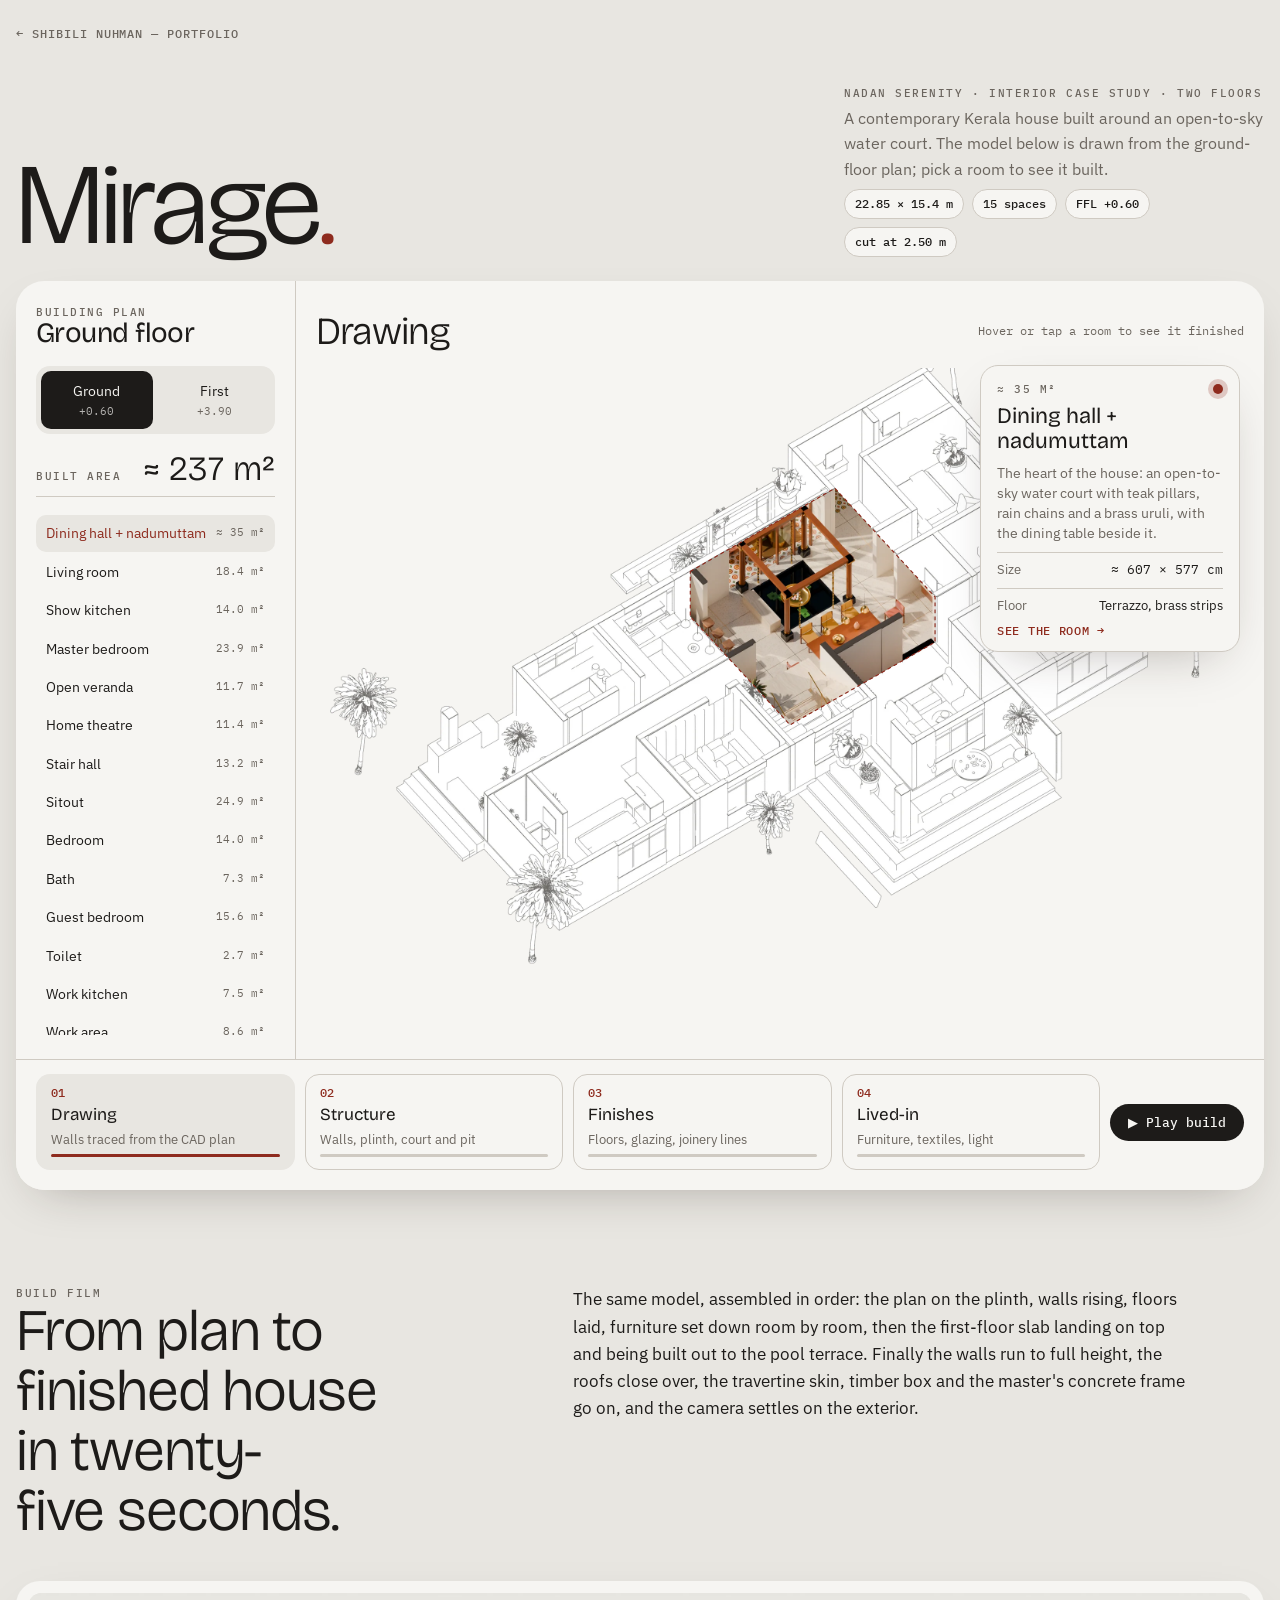
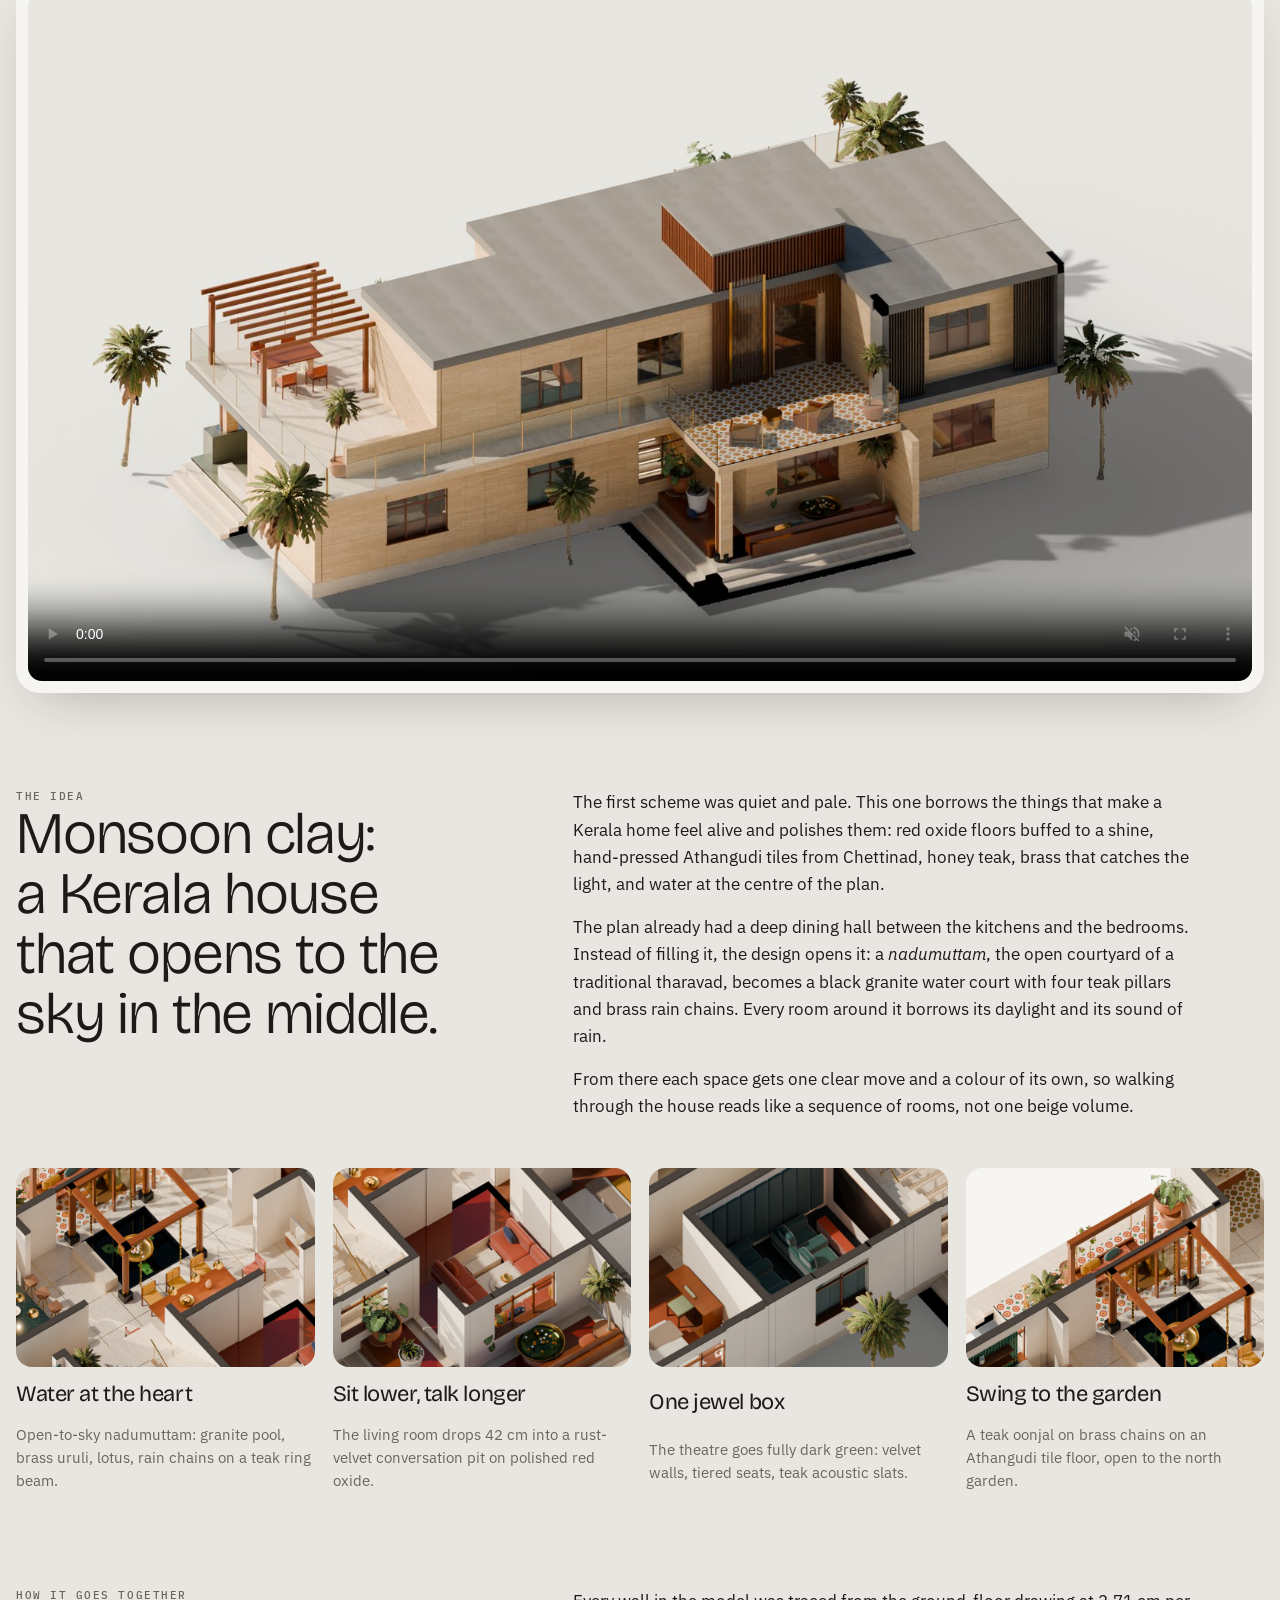
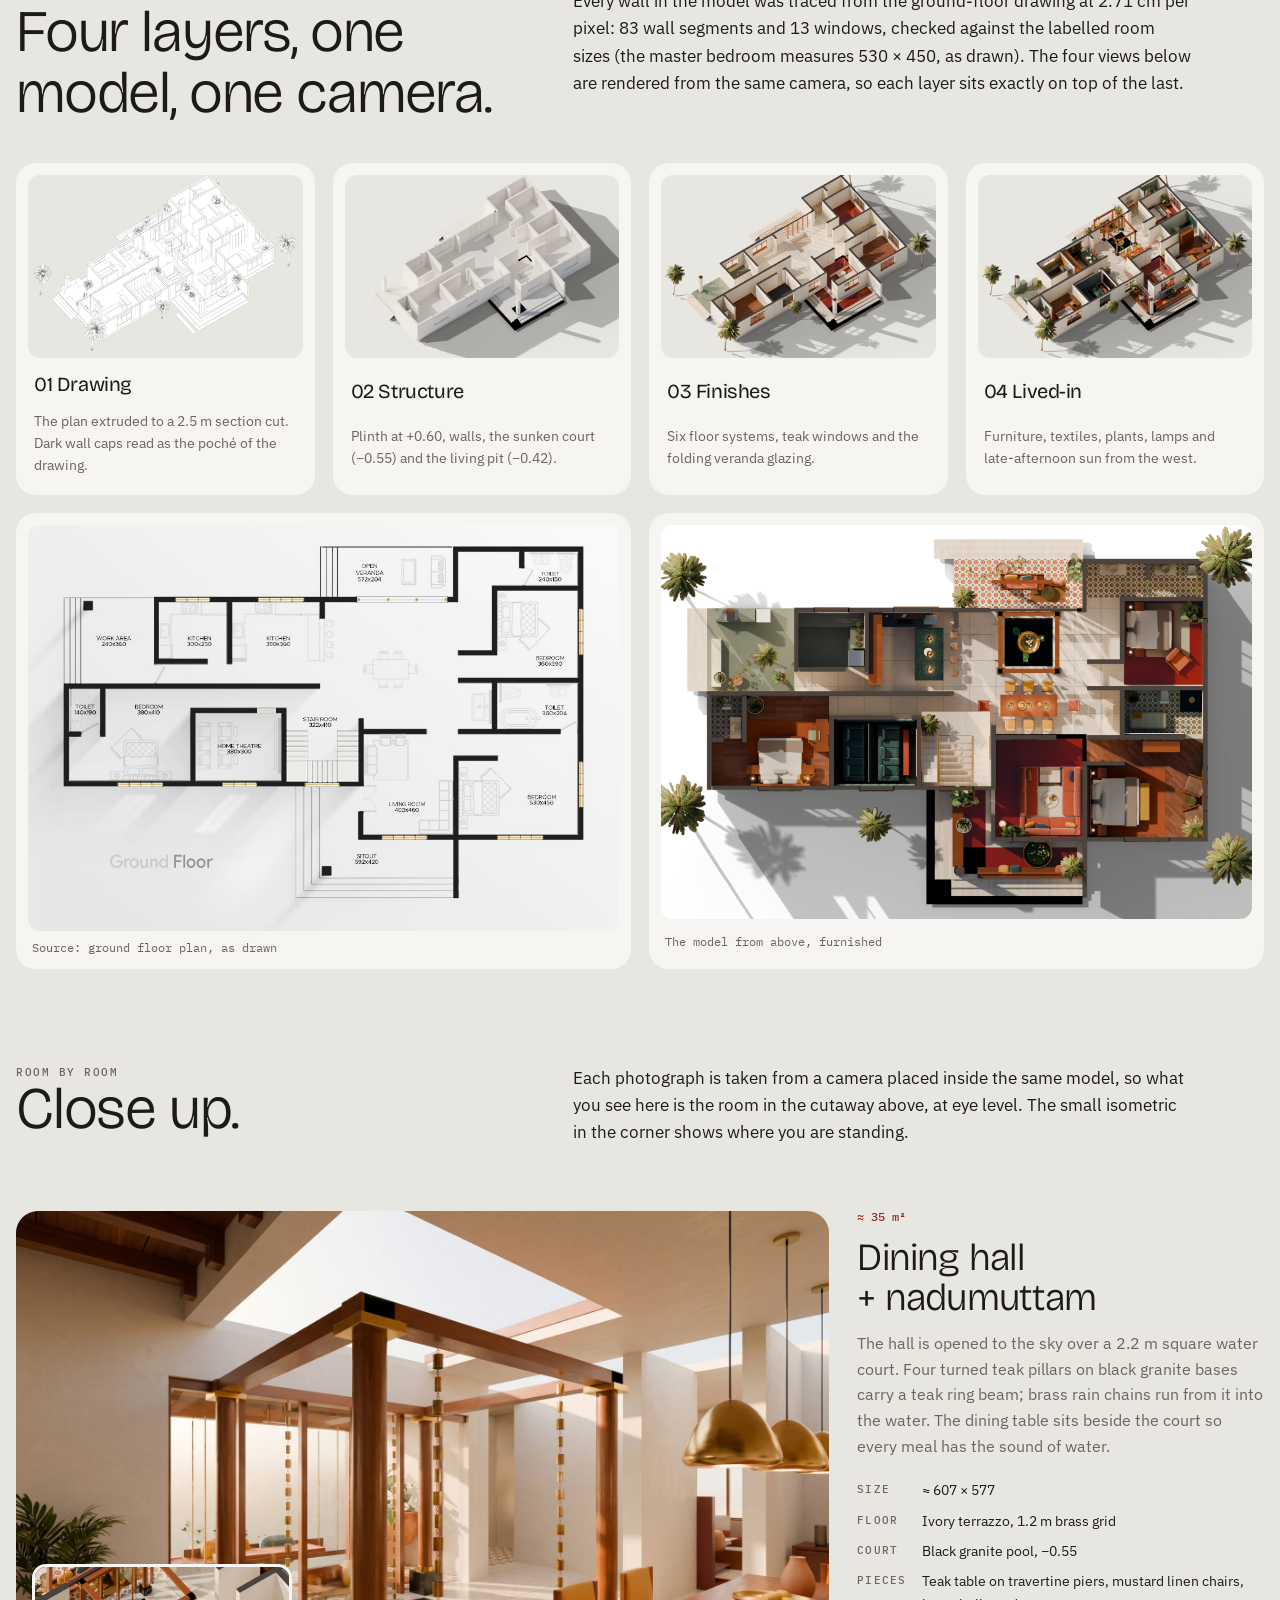
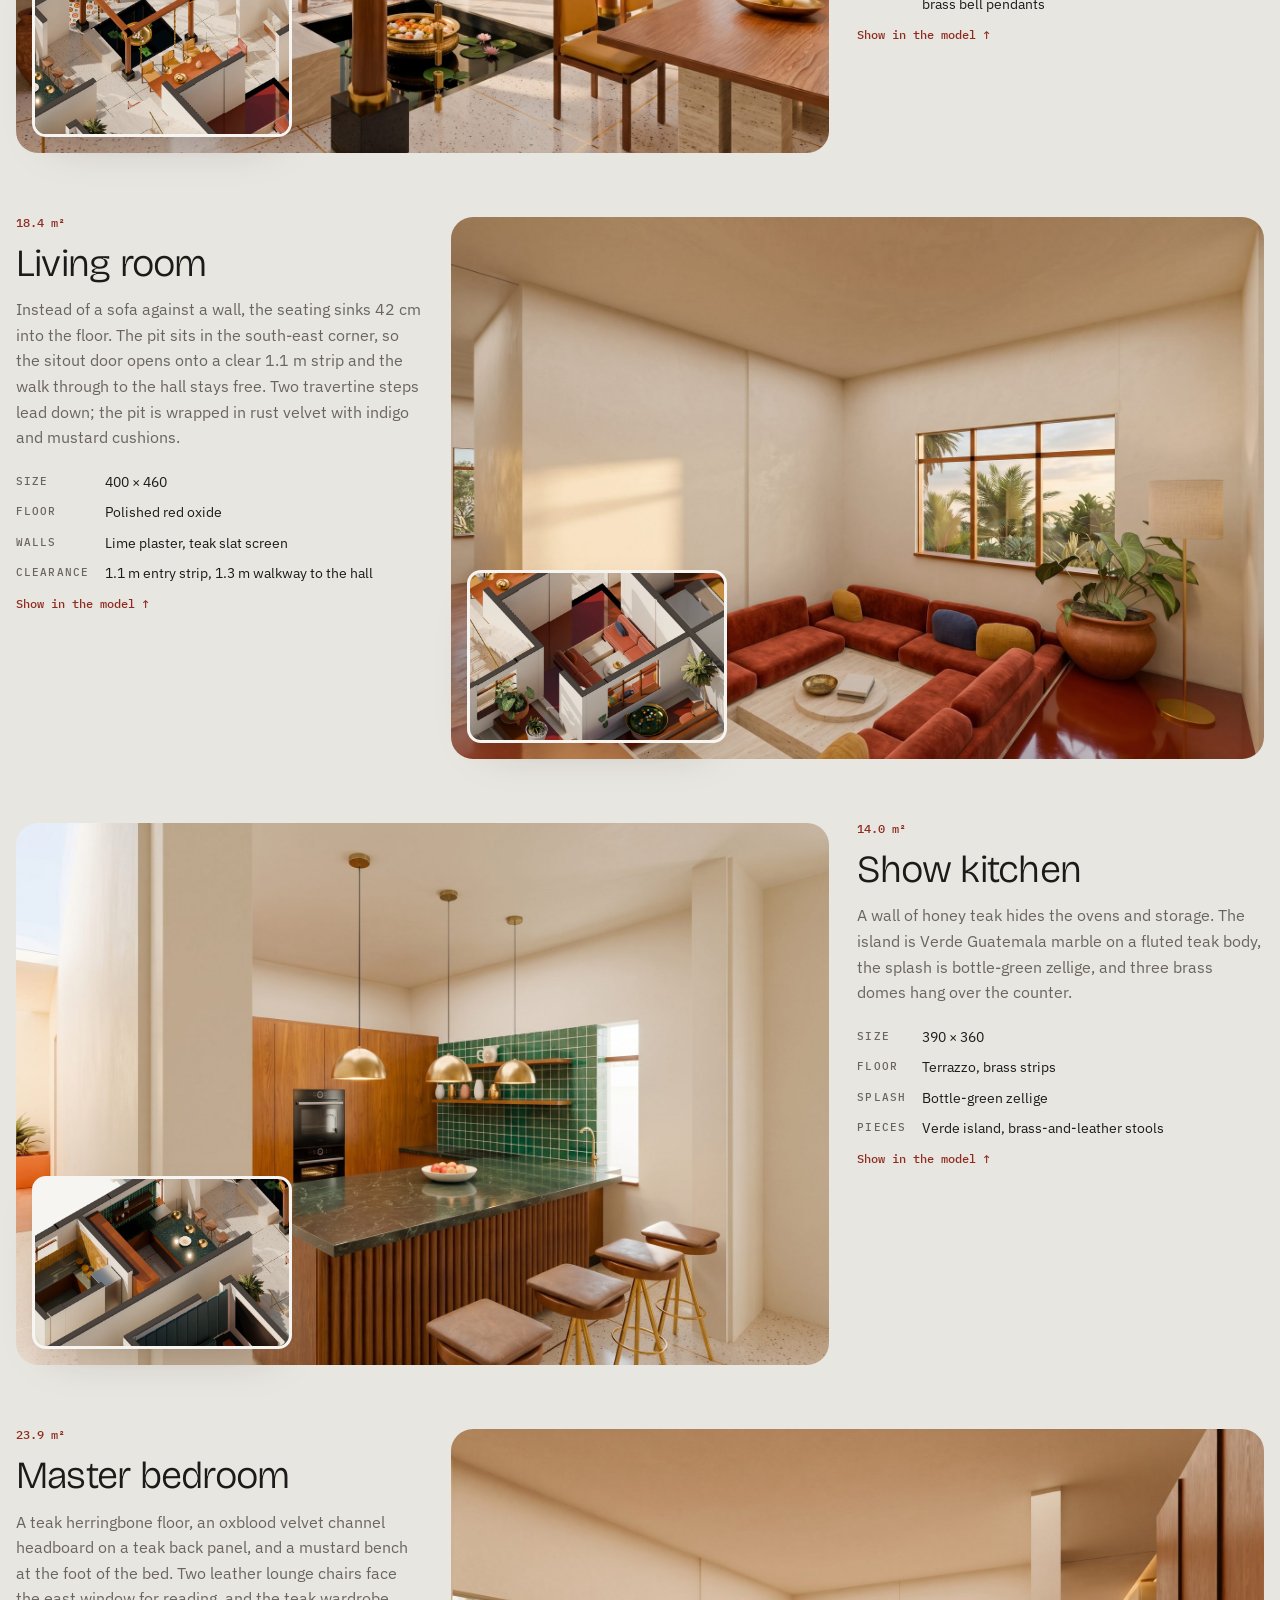
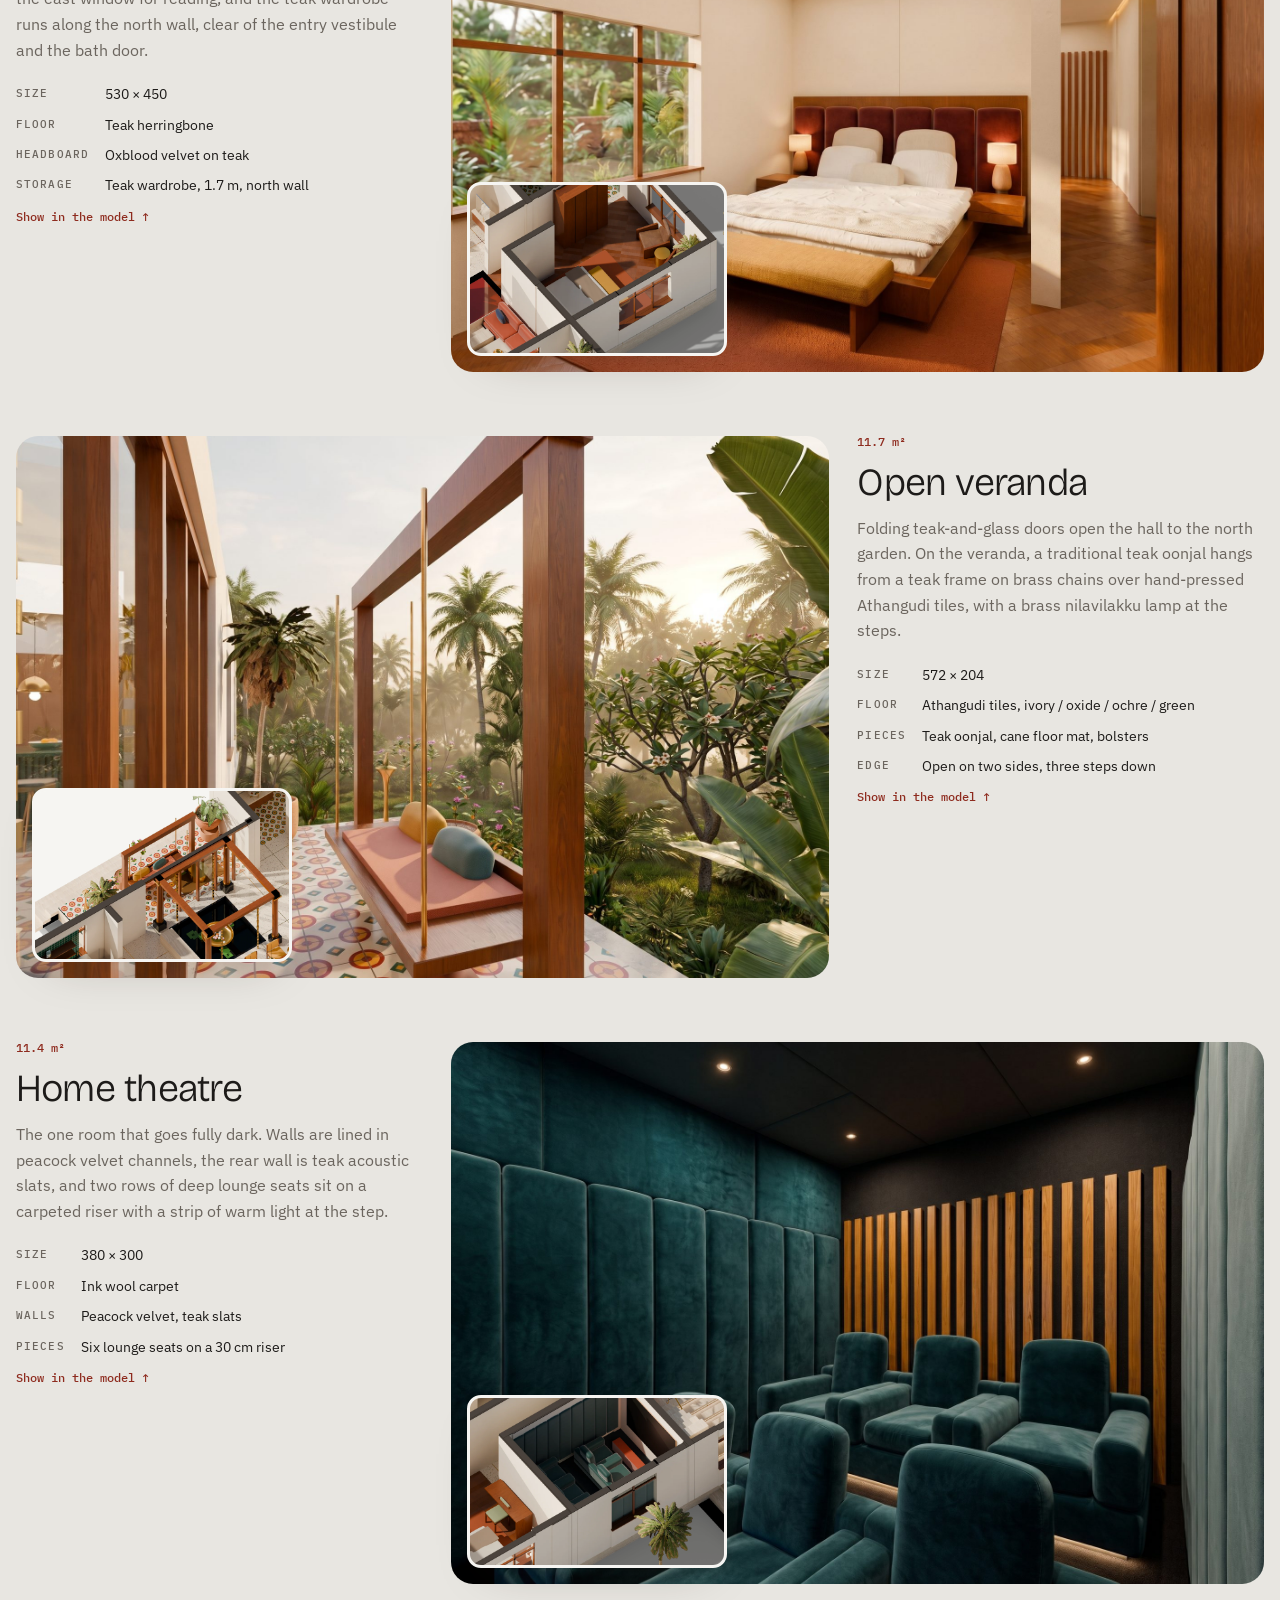
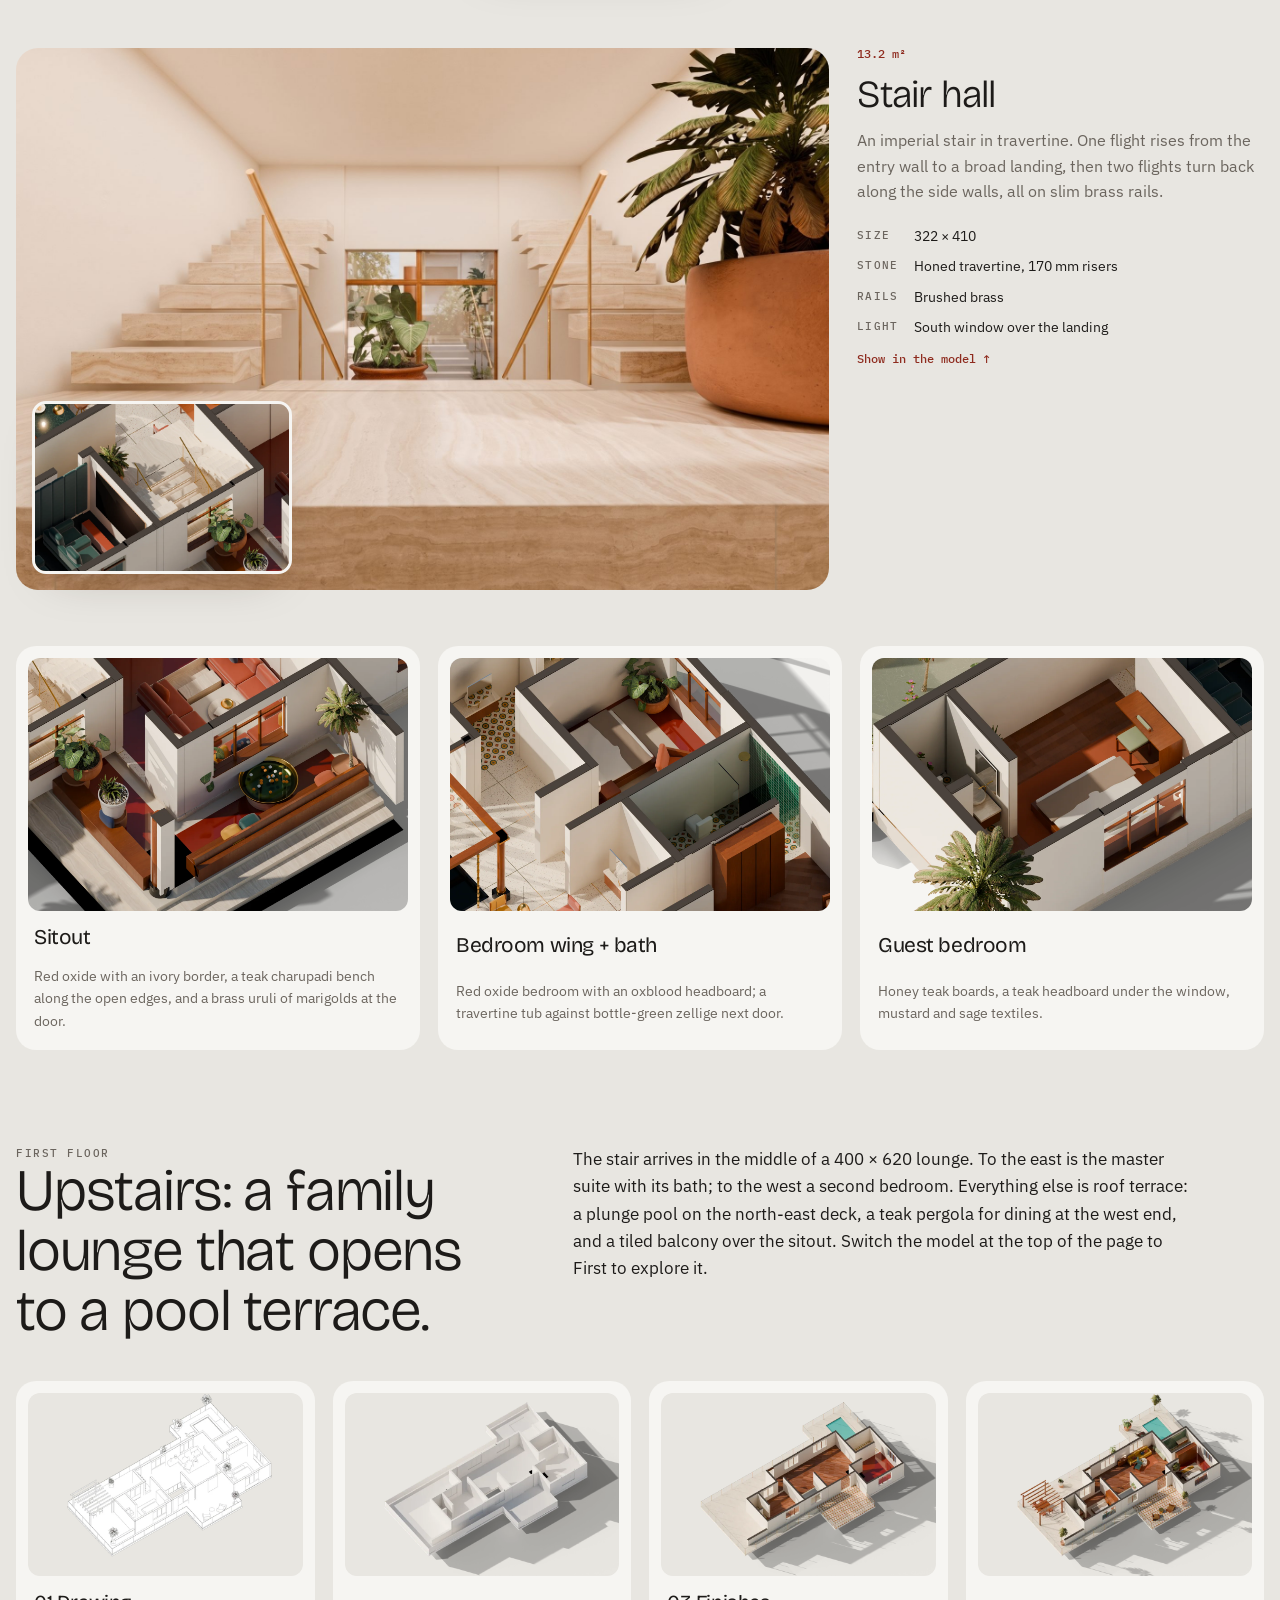
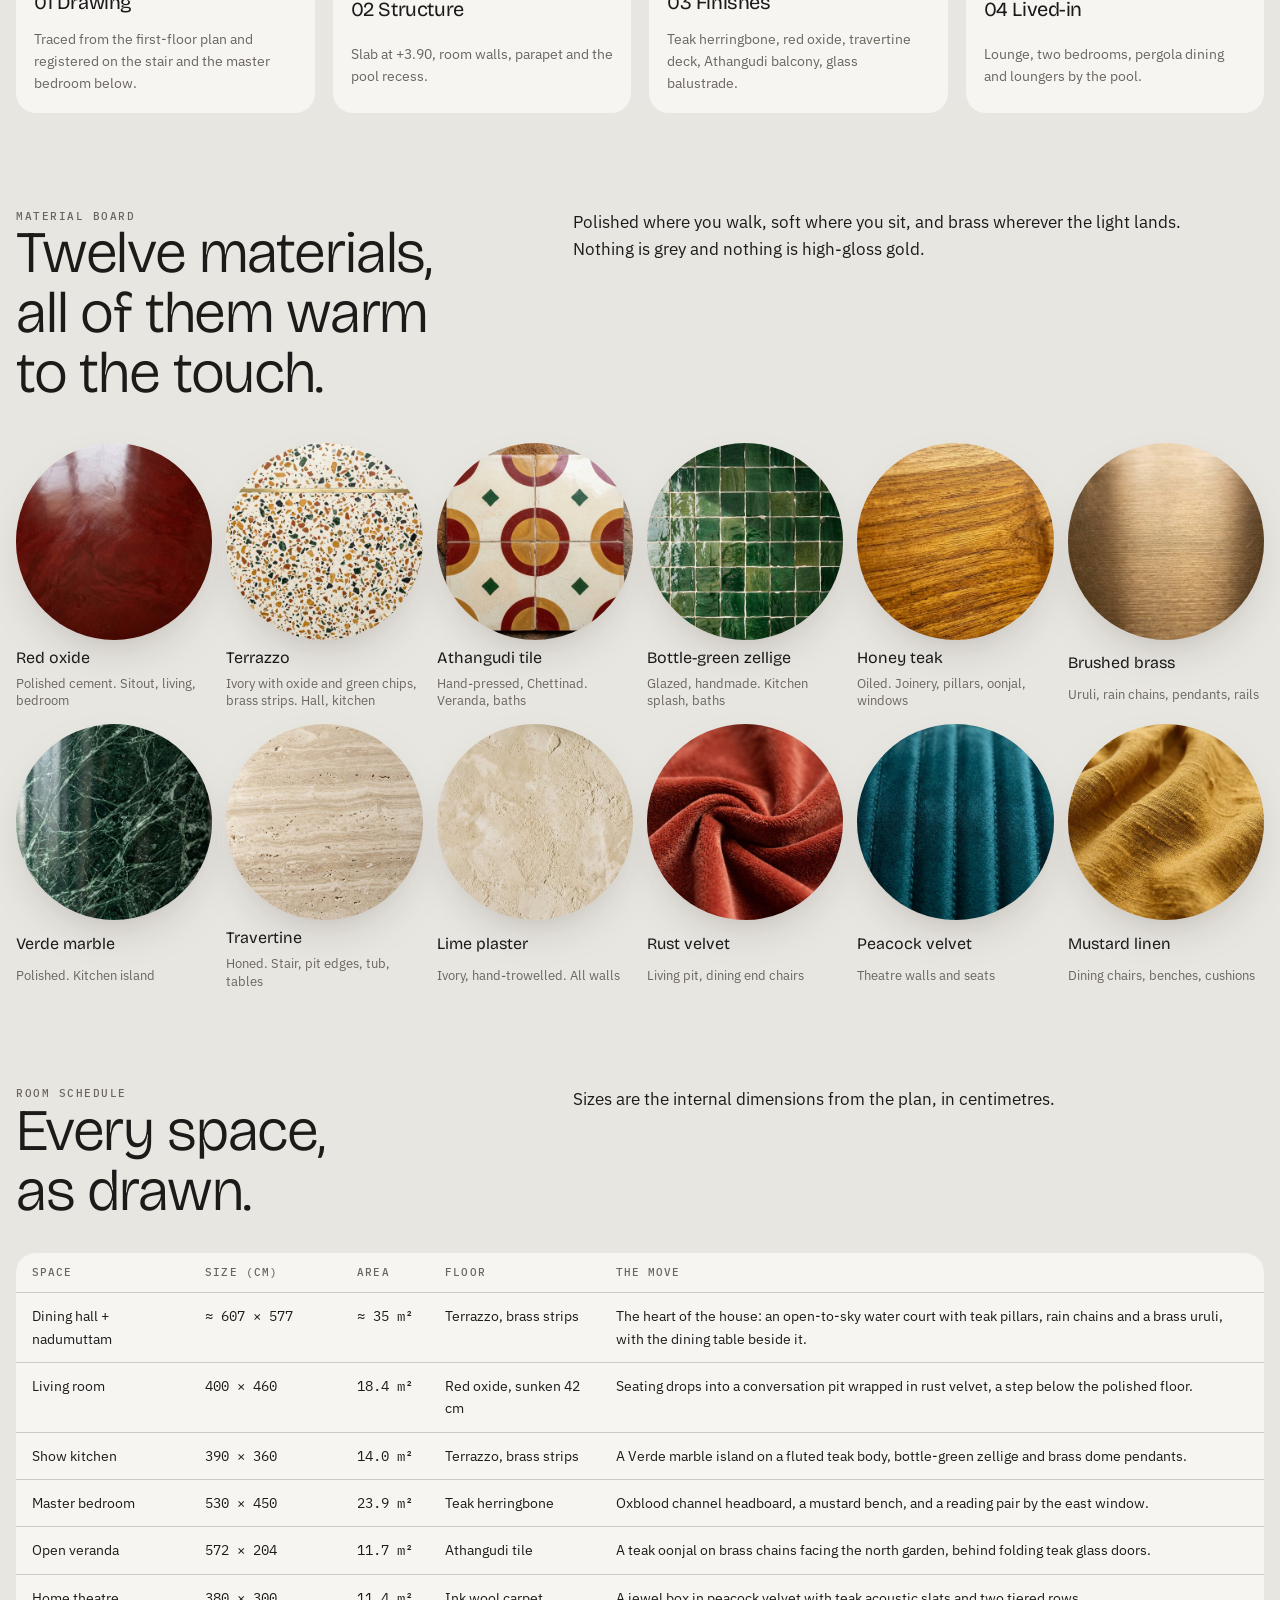
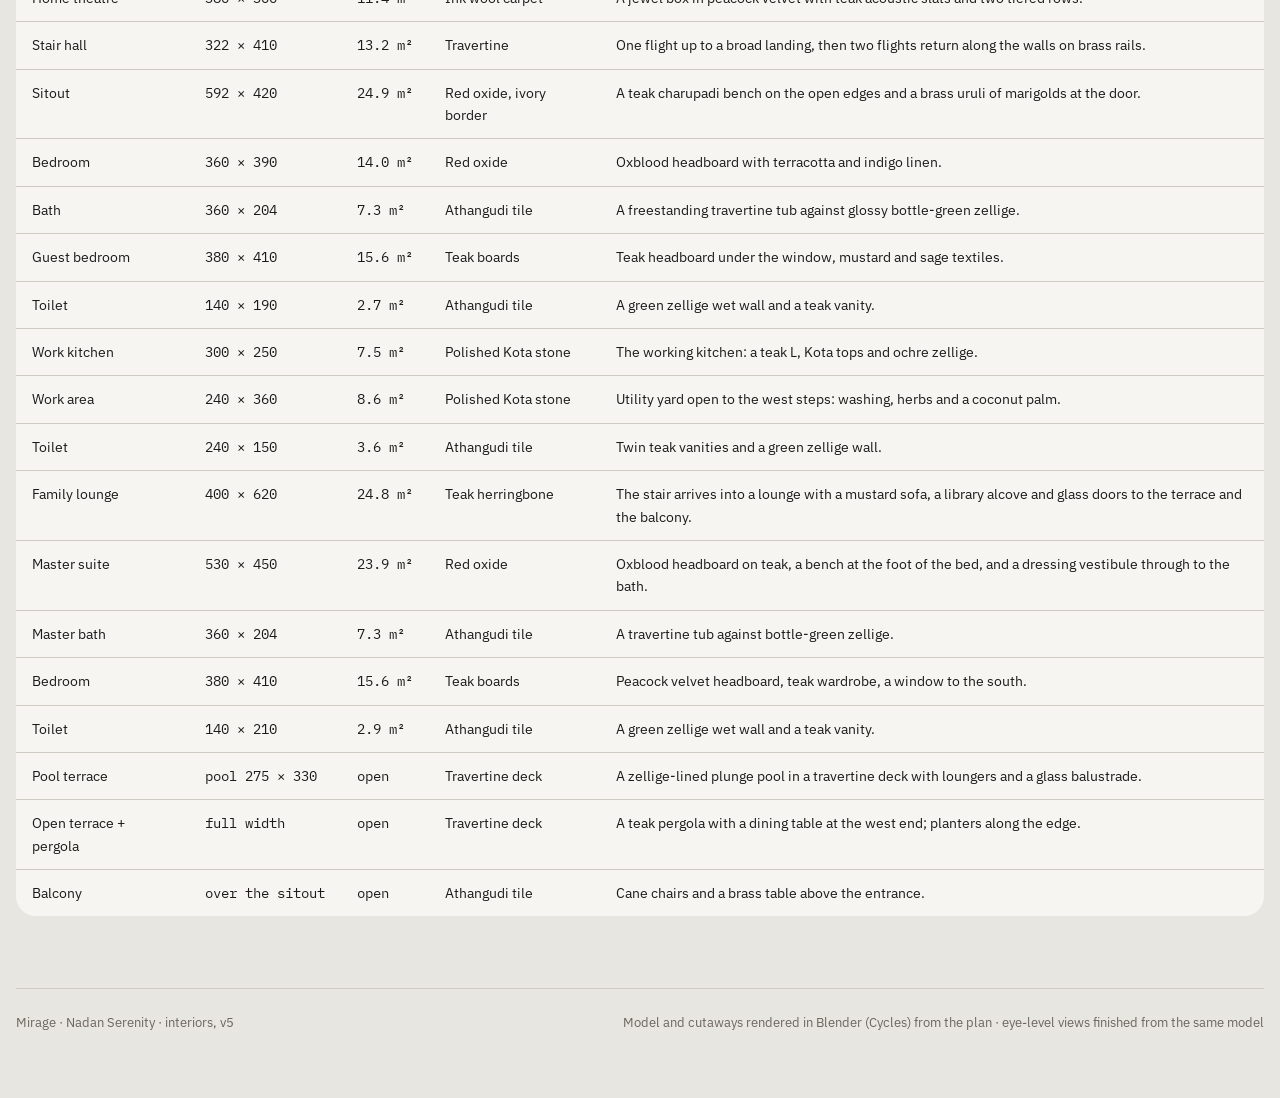
<file: mirage/index.html>
<!doctype html><html><head><meta charset=utf8><meta name=viewport content="width=device-width,initial-scale=1,viewport-fit=cover"><style>:root{color-scheme:light;box-sizing:border-box;padding-top:env(safe-area-inset-top,0px);padding-bottom:env(safe-area-inset-bottom,0px)}html{scroll-padding-top:env(safe-area-inset-top,0px)}body{margin:0;padding:0;font:14px -apple-system,BlinkMacSystemFont,sans-serif;background:#fff;color:#000}img{max-width:100%}[hidden]:not([hidden=until-found i]){display:none!important}</style></head><body>
<meta charset="utf-8">
<meta name="viewport" content="width=device-width, initial-scale=1, viewport-fit=cover">
<title>Mirage Ground Floor</title>
<meta name="claude:viewport-fit-sides" content="cover">
<link rel="preconnect" href="https://fonts.googleapis.com">
<link rel="preconnect" href="https://fonts.gstatic.com" crossorigin>
<link rel="stylesheet" href="https://fonts.googleapis.com/css2?family=Bricolage+Grotesque:opsz,wght@12..96,300;12..96,400;12..96,600&family=IBM+Plex+Sans:wght@400;500;600&family=IBM+Plex+Mono:wght@400;500&display=swap">
<style>
/* Layout: a build console up top (the model you can x-ray room by room and play through its four build stages),
   then an editorial case study: idea, build layers, room-by-room closeups, material board, schedule. */
:root{
  --paper:#E8E6E1;      /* stone-grey drawing board */
  --card:#F6F5F2;
  --ink:#1D1B19;
  --muted:#6B655E;
  --line:#CFCAC2;
  --oxide:#8E2B1E;      /* polished red oxide */
  --green:#1E5A48;      /* zellige bottle green */
  --brass:#B48A3E;
  --shadow:0 18px 50px -24px rgba(40,30,20,.35);
  --display:"Bricolage Grotesque", "Avenir Next", "Segoe UI", system-ui, sans-serif;
  --body:"IBM Plex Sans", "Helvetica Neue", Arial, sans-serif;
  --mono:"IBM Plex Mono", ui-monospace, "SF Mono", Menlo, monospace;
}
@media (prefers-color-scheme: dark){:root:not([data-theme="light"]){
  --paper:#151413;--card:#1F1D1B;--ink:#EEE8DF;--muted:#A39B91;--line:#36322E;
  --oxide:#D2654F;--green:#5FA88E;--brass:#D3AA5E;--shadow:0 18px 50px -24px rgba(0,0,0,.7);color-scheme:dark}}
:root[data-theme="dark"]{--paper:#151413;--card:#1F1D1B;--ink:#EEE8DF;--muted:#A39B91;--line:#36322E;
  --oxide:#D2654F;--green:#5FA88E;--brass:#D3AA5E;--shadow:0 18px 50px -24px rgba(0,0,0,.7);color-scheme:dark}

*{box-sizing:border-box}
body{background:var(--paper);color:var(--ink);font:400 16px/1.6 var(--body);
  padding-left:max(16px, env(safe-area-inset-left, 0px));padding-right:max(16px, env(safe-area-inset-right, 0px));padding-block:0 64px}
.wrap{max-width:1320px;margin:0 auto}
h1,h2,h3{font-family:var(--display);font-weight:400;letter-spacing:-.02em;text-wrap:balance;margin:0}
p{margin:0}
.eyebrow{font:500 11px/1.3 var(--mono);letter-spacing:.14em;text-transform:uppercase;color:var(--muted)}
.mono{font-family:var(--mono);font-variant-numeric:tabular-nums}
a{color:inherit}
:focus-visible{outline:2px solid var(--oxide);outline-offset:3px;border-radius:4px}

/* ---------- masthead */
.mast{display:flex;flex-wrap:wrap;align-items:flex-end;justify-content:space-between;gap:16px 40px;padding-block:40px 24px}
.mast h1{font-size:clamp(56px,9vw,128px);line-height:.88;font-weight:300}
.mast h1 span{color:var(--oxide)}
.mast .sub{display:grid;gap:6px;max-width:420px}
.mast .sub p{color:var(--muted)}
.facts{display:flex;flex-wrap:wrap;gap:8px}
.chip{font:500 12px/1 var(--mono);padding:8px 10px;border:1px solid var(--line);border-radius:999px;background:var(--card);white-space:nowrap}

/* ---------- console */
.console{position:relative;background:var(--card);border-radius:28px;box-shadow:var(--shadow);display:grid;grid-template-columns:280px minmax(0,1fr);overflow:hidden}
.rail{padding:24px 20px;border-right:1px solid var(--line);display:flex;flex-direction:column;gap:18px;min-width:0}
.rail h2{font-size:28px;line-height:1.05}
.stat{display:flex;justify-content:space-between;align-items:baseline;border-bottom:1px solid var(--line);padding-bottom:10px}
.stat b{font:300 34px/1 var(--display)}
.rooms{list-style:none;margin:0;padding:0;display:grid;gap:2px;max-height:520px;overflow:auto}
.rooms button{all:unset;cursor:pointer;display:flex;justify-content:space-between;gap:10px;width:100%;box-sizing:border-box;padding:7px 10px;border-radius:10px;font-size:14px}
.rooms button span{font:400 11px/1.9 var(--mono);color:var(--muted)}
.rooms button:hover,.rooms button[aria-pressed="true"]{background:var(--paper)}
.rooms button[aria-pressed="true"]{color:var(--oxide)}
.lvl{display:grid;grid-template-columns:1fr 1fr;gap:6px;background:var(--paper);padding:5px;border-radius:14px}
.lvl button{all:unset;cursor:pointer;text-align:center;padding:9px 6px;border-radius:10px;font-size:14px}
.lvl button span{display:block;font-size:11px;color:var(--muted)}
.lvl button[aria-pressed="true"]{background:var(--ink);color:var(--card)}
.lvl button[aria-pressed="true"] span{color:inherit;opacity:.7}
.film{margin-top:40px;background:var(--card);border-radius:24px;padding:12px;box-shadow:var(--shadow)}
.film video{display:block;width:100%;border-radius:14px;background:var(--paper)}
.stage{position:relative;min-width:0;padding:20px 20px 0}
.stagehead{display:flex;flex-wrap:wrap;gap:12px;align-items:center;justify-content:space-between}
.stagehead h3{font-size:clamp(26px,3vw,40px);font-weight:300}
.legend{font:400 12px/1.4 var(--mono);color:var(--muted)}
svg.model{display:block;width:100%;height:auto;margin-top:6px;touch-action:manipulation}
svg.model .layer{transition:opacity .7s ease}
svg.model polygon.hit{fill:transparent;stroke:transparent;stroke-width:3;cursor:pointer;transition:stroke .2s}
svg.model polygon.hit:hover,svg.model polygon.hit.on{stroke:var(--oxide);stroke-dasharray:10 8}
.card{position:absolute;right:24px;top:84px;width:260px;background:var(--card);border:1px solid var(--line);border-radius:18px;padding:16px 16px 14px;box-shadow:var(--shadow);display:grid;gap:8px}
.card h4{margin:0;font:400 22px/1.15 var(--display)}
.card .row{display:flex;justify-content:space-between;gap:12px;font-size:13px;border-top:1px solid var(--line);padding-top:7px}
.card .row span:first-child{color:var(--muted)}
.card p{font-size:13.5px;line-height:1.5;color:var(--muted)}
.card a{font:500 12px/1 var(--mono);letter-spacing:.06em;text-transform:uppercase;color:var(--oxide);text-decoration:none}
.dot{width:10px;height:10px;border-radius:50%;background:var(--oxide);box-shadow:0 0 0 5px color-mix(in srgb,var(--oxide) 22%,transparent)}
.stages{display:grid;grid-template-columns:repeat(4,minmax(0,1fr)) auto;gap:10px;align-items:stretch;padding:14px 20px 20px;border-top:1px solid var(--line);grid-column:1/-1;background:var(--card)}
.stages button.st{all:unset;cursor:pointer;display:grid;gap:6px;padding:12px 14px;border-radius:14px;border:1px solid var(--line);min-width:0}
.stages button.st b{font:400 17px/1.15 var(--display)}
.stages button.st small{font-size:12.5px;line-height:1.4;color:var(--muted)}
.stages button.st .bar{height:3px;border-radius:2px;background:var(--line);overflow:hidden}
.stages button.st .bar i{display:block;height:100%;width:0;background:var(--oxide);transition:width .6s ease}
.stages button.st[aria-pressed="true"]{background:var(--paper);border-color:transparent}
.stages button.st[aria-pressed="true"] .bar i,.stages button.st.done .bar i{width:100%}
.play{all:unset;cursor:pointer;align-self:center;display:flex;align-items:center;gap:8px;padding:12px 18px;border-radius:999px;background:var(--ink);color:var(--card);font:500 13px/1 var(--mono);white-space:nowrap}

/* ---------- editorial */
section{padding-top:96px}
.lead{display:grid;grid-template-columns:minmax(0,5fr) minmax(0,7fr);gap:32px 64px;align-items:start}
.lead h2{font-size:clamp(34px,4.6vw,64px);line-height:1.02;font-weight:300}
.lead .txt{display:grid;gap:16px;max-width:62ch;font-size:17px}
.moves{display:grid;grid-template-columns:repeat(4,minmax(0,1fr));gap:18px;margin-top:48px}
.move{display:grid;gap:10px;min-width:0}
.move img{width:100%;aspect-ratio:3/2;object-fit:cover;border-radius:16px;background:var(--card)}
.move h3{font-size:22px}
.move p{font-size:14.5px;color:var(--muted)}

.layers{display:grid;grid-template-columns:repeat(4,minmax(0,1fr));gap:18px;margin-top:40px}
.layer-c{background:var(--card);border-radius:20px;padding:12px 12px 18px;display:grid;gap:10px;min-width:0}
.layer-c img{width:100%;aspect-ratio:3/2;object-fit:cover;border-radius:12px;background:var(--paper)}
.layer-c h3{font-size:20px;padding-inline:6px}
.layer-c p{font-size:14px;color:var(--muted);padding-inline:6px}
.source{display:grid;grid-template-columns:minmax(0,1fr) minmax(0,1fr);gap:18px;margin-top:18px}
.source figure{margin:0;background:var(--card);border-radius:20px;padding:12px;display:grid;gap:8px}
.source img{width:100%;border-radius:12px;background:#fff}
figcaption{font:400 12px/1.5 var(--mono);color:var(--muted);padding-inline:4px}

.room{display:grid;grid-template-columns:minmax(0,8fr) minmax(0,4fr);gap:28px;margin-top:64px;align-items:start}
.room.flip{grid-template-columns:minmax(0,4fr) minmax(0,8fr)}
.room.flip .shot{order:2}
.shot{position:relative;min-width:0}
.shot>img{width:100%;aspect-ratio:3/2;object-fit:cover;border-radius:22px;display:block;background:var(--card)}
.shot .inset{position:absolute;left:16px;bottom:16px;width:min(34%,260px);border-radius:14px;border:3px solid var(--card);box-shadow:var(--shadow);background:var(--card)}
.spec{display:grid;gap:14px;min-width:0;position:sticky;top:24px}
.spec h3{font-size:clamp(28px,3vw,40px);line-height:1.05;font-weight:300}
.spec p{color:var(--muted)}
.spec dl{display:grid;grid-template-columns:auto 1fr;gap:8px 16px;margin:6px 0 0;font-size:14px}
.spec dt{font:500 11px/1.9 var(--mono);letter-spacing:.1em;text-transform:uppercase;color:var(--muted)}
.spec dd{margin:0}
.tagnum{font:500 12px/1 var(--mono);color:var(--oxide)}

.minis{display:grid;grid-template-columns:repeat(3,minmax(0,1fr));gap:18px;margin-top:56px}
.mini{background:var(--card);border-radius:20px;padding:12px 12px 18px;display:grid;gap:10px;min-width:0}
.mini img{width:100%;aspect-ratio:3/2;object-fit:cover;border-radius:12px}
.mini h3{font-size:21px;padding-inline:6px}
.mini p{font-size:14px;color:var(--muted);padding-inline:6px}

.mats{display:grid;grid-template-columns:repeat(6,minmax(0,1fr));gap:14px;margin-top:40px}
.mat{display:grid;gap:8px;min-width:0}
.mat img{width:100%;aspect-ratio:1;object-fit:cover;border-radius:50%;box-shadow:var(--shadow);background:var(--card)}
.mat b{font:400 16px/1.2 var(--display)}
.mat span{font-size:12.5px;line-height:1.4;color:var(--muted)}

.tablewrap{overflow-x:auto;margin-top:32px;background:var(--card);border-radius:20px}
table{border-collapse:collapse;width:100%;min-width:760px;font-size:14px}
th,td{text-align:left;padding:12px 16px;border-bottom:1px solid var(--line);vertical-align:top}
th{font:500 11px/1.4 var(--mono);letter-spacing:.1em;text-transform:uppercase;color:var(--muted)}
td.mono{white-space:nowrap}
tr:last-child td{border-bottom:0}
footer{margin-top:72px;padding-top:24px;border-top:1px solid var(--line);display:flex;flex-wrap:wrap;justify-content:space-between;gap:12px;color:var(--muted);font-size:13px}

@media (max-width:1080px){
  .console{grid-template-columns:1fr}
  .rail{border-right:0;border-top:1px solid var(--line);order:3}
  .stage{order:1}.stages{order:2}
  .rooms{grid-template-columns:repeat(auto-fill,minmax(180px,1fr));max-height:none}
  .card{position:static;width:auto;margin:12px 0 0}
  .moves,.layers{grid-template-columns:repeat(2,minmax(0,1fr))}
  .mats{grid-template-columns:repeat(4,minmax(0,1fr))}
  .room,.room.flip{grid-template-columns:1fr}
  .room.flip .shot{order:0}
  .spec{position:static}
}
@media (max-width:640px){
  .stages{grid-template-columns:repeat(2,minmax(0,1fr))}
  .play{grid-column:1/-1;justify-content:center}
  .lead,.source{grid-template-columns:1fr}
  .moves,.layers,.minis{grid-template-columns:1fr}
  .mats{grid-template-columns:repeat(3,minmax(0,1fr))}
  .shot .inset{display:none}
  section{padding-top:64px}
}
@media (prefers-reduced-motion:reduce){svg.model .layer,.stages .bar i{transition:none}}
</style>

<div class="wrap">
  <p style="padding-top:20px"><a href="../#work" style="font:500 12px/1 var(--mono);letter-spacing:.08em;text-transform:uppercase;text-decoration:none;color:var(--muted)">← Shibili Nuhman — portfolio</a></p>
  <header class="mast">
    <h1>Mirage<span>.</span></h1>
    <div class="sub">
      <p class="eyebrow">Nadan Serenity · interior case study · two floors</p>
      <p>A contemporary Kerala house built around an open-to-sky water court. The model below is drawn from the ground-floor plan; pick a room to see it built.</p>
      <div class="facts">
        <span class="chip">22.85 × 15.4 m</span><span class="chip">15 spaces</span><span class="chip">FFL +0.60</span><span class="chip">cut at 2.50 m</span>
      </div>
    </div>
  </header>

  <!-- ===================== BUILD CONSOLE -->
  <div class="console" id="console">
    <aside class="rail">
      <div>
        <p class="eyebrow">Building plan</p>
        <h2 id="lvTitle">Ground floor</h2>
      </div>
      <div class="lvl" role="group" aria-label="Level">
        <button data-l="gf" aria-pressed="true">Ground <span class="mono">+0.60</span></button>
        <button data-l="ff" aria-pressed="false">First <span class="mono">+3.90</span></button>
      </div>
      <div class="stat"><span class="eyebrow" id="lvStatL">Built area</span><b class="mono" id="lvStat">≈ 237 m²</b></div>
      <ul class="rooms" id="roomlist"></ul>
    </aside>

    <div class="stage">
      <div class="stagehead">
        <h3 id="stagetitle">Drawing</h3>
        <span class="legend" id="stagelegend">Hover or tap a room to see it finished</span>
      </div>
      <svg class="model" id="model" viewBox="0 0 2400 1600" role="img" aria-label="Isometric cutaway of the Mirage ground floor">
        <defs><clipPath id="reveal"><polygon id="clipPoly" points=""/></clipPath></defs>
        <image class="layer" data-stage="0" href="img/iso_line.webp" width="2400" height="1600"/>
        <image class="layer" data-stage="1" href="img/iso_clay.webp" width="2400" height="1600" opacity="0"/>
        <image class="layer" data-stage="2" href="img/iso_finish.webp" width="2400" height="1600" opacity="0"/>
        <image class="layer" data-stage="3" href="img/iso_full.webp" width="2400" height="1600" opacity="0"/>
        <image id="revealImg" href="img/iso_full.webp" width="2400" height="1600" clip-path="url(#reveal)"/>
        <g id="hits"></g>
      </svg>
      <div class="card" id="card" aria-live="polite">
        <div style="display:flex;justify-content:space-between;align-items:center"><span class="eyebrow" id="cTag">Space</span><span class="dot"></span></div>
        <h4 id="cName">Dining hall + nadumuttam</h4>
        <p id="cIdea"></p>
        <div class="row"><span>Size</span><span class="mono" id="cSize"></span></div>
        <div class="row"><span>Floor</span><span id="cFloor"></span></div>
        <a id="cLink" href="#r-hall">See the room →</a>
      </div>
    </div>

    <div class="stages" id="stages">
      <button class="st" data-s="0" aria-pressed="true"><span class="tagnum">01</span><b>Drawing</b><small>Walls traced from the CAD plan</small><span class="bar"><i></i></span></button>
      <button class="st" data-s="1" aria-pressed="false"><span class="tagnum">02</span><b>Structure</b><small>Walls, plinth, court and pit</small><span class="bar"><i></i></span></button>
      <button class="st" data-s="2" aria-pressed="false"><span class="tagnum">03</span><b>Finishes</b><small>Floors, glazing, joinery lines</small><span class="bar"><i></i></span></button>
      <button class="st" data-s="3" aria-pressed="false"><span class="tagnum">04</span><b>Lived-in</b><small>Furniture, textiles, light</small><span class="bar"><i></i></span></button>
      <button class="play" id="play" aria-label="Play the build from drawing to lived-in">▶ Play build</button>
    </div>
  </div>

  <!-- ===================== BUILD FILM -->
  <section id="film">
    <div class="lead">
      <div><p class="eyebrow">Build film</p><h2>From plan to finished house in twenty-five seconds.</h2></div>
      <div class="txt"><p>The same model, assembled in order: the plan on the plinth, walls rising, floors laid, furniture set down room by room, then the first-floor slab landing on top and being built out to the pool terrace. Finally the walls run to full height, the roofs close over, the travertine skin, timber box and the master's concrete frame go on, and the camera settles on the exterior.</p></div>
    </div>
    <div class="film"><video src="img/mirage_build.mp4" poster="img/build_poster.jpg" controls muted loop playsinline preload="metadata"></video></div>
  </section>

  <!-- ===================== IDEA -->
  <section id="idea">
    <div class="lead">
      <div>
        <p class="eyebrow">The idea</p>
        <h2>Monsoon clay: a Kerala house that opens to the sky in the middle.</h2>
      </div>
      <div class="txt">
        <p>The first scheme was quiet and pale. This one borrows the things that make a Kerala home feel alive and polishes them: red oxide floors buffed to a shine, hand-pressed Athangudi tiles from Chettinad, honey teak, brass that catches the light, and water at the centre of the plan.</p>
        <p>The plan already had a deep dining hall between the kitchens and the bedrooms. Instead of filling it, the design opens it: a <em>nadumuttam</em>, the open courtyard of a traditional tharavad, becomes a black granite water court with four teak pillars and brass rain chains. Every room around it borrows its daylight and its sound of rain.</p>
        <p>From there each space gets one clear move and a colour of its own, so walking through the house reads like a sequence of rooms, not one beige volume.</p>
      </div>
    </div>
    <div class="moves">
      <div class="move"><img src="img/zoom/court.webp" alt="Isometric close view of the water court and dining"><h3>Water at the heart</h3><p>Open-to-sky nadumuttam: granite pool, brass uruli, lotus, rain chains on a teak ring beam.</p></div>
      <div class="move"><img src="img/zoom/living.webp" alt="Isometric close view of the sunken living pit"><h3>Sit lower, talk longer</h3><p>The living room drops 42 cm into a rust-velvet conversation pit on polished red oxide.</p></div>
      <div class="move"><img src="img/zoom/theatre.webp" alt="Isometric close view of the home theatre"><h3>One jewel box</h3><p>The theatre goes fully dark green: velvet walls, tiered seats, teak acoustic slats.</p></div>
      <div class="move"><img src="img/zoom/veranda.webp" alt="Isometric close view of the veranda with the swing"><h3>Swing to the garden</h3><p>A teak oonjal on brass chains on an Athangudi tile floor, open to the north garden.</p></div>
    </div>
  </section>

  <!-- ===================== HOW IT'S BUILT -->
  <section id="built">
    <div class="lead">
      <div>
        <p class="eyebrow">How it goes together</p>
        <h2>Four layers, one model, one camera.</h2>
      </div>
      <div class="txt">
        <p>Every wall in the model was traced from the ground-floor drawing at 2.71 cm per pixel: 83 wall segments and 13 windows, checked against the labelled room sizes (the master bedroom measures 530 × 450, as drawn). The four views below are rendered from the same camera, so each layer sits exactly on top of the last.</p>
      </div>
    </div>
    <div class="layers">
      <div class="layer-c"><img src="img/iso_line_s.webp" alt="Line drawing of the ground floor model"><h3>01 Drawing</h3><p>The plan extruded to a 2.5 m section cut. Dark wall caps read as the poché of the drawing.</p></div>
      <div class="layer-c"><img src="img/iso_clay_s.webp" alt="White massing model of the ground floor"><h3>02 Structure</h3><p>Plinth at +0.60, walls, the sunken court (−0.55) and the living pit (−0.42).</p></div>
      <div class="layer-c"><img src="img/iso_finish_s.webp" alt="Model with floor finishes and glazing"><h3>03 Finishes</h3><p>Six floor systems, teak windows and the folding veranda glazing.</p></div>
      <div class="layer-c"><img src="img/iso_full_s.webp" alt="Fully furnished model"><h3>04 Lived-in</h3><p>Furniture, textiles, plants, lamps and late-afternoon sun from the west.</p></div>
    </div>
    <div class="source">
      <figure><img src="img/plan_source.jpg" alt="Original ground floor CAD plan"><figcaption>Source: ground floor plan, as drawn</figcaption></figure>
      <figure><img src="img/plan_top.webp" alt="Top-down render of the furnished model"><figcaption>The model from above, furnished</figcaption></figure>
    </div>
  </section>

  <!-- ===================== ROOMS -->
  <section id="rooms">
    <div class="lead">
      <div><p class="eyebrow">Room by room</p><h2>Close up.</h2></div>
      <div class="txt"><p>Each photograph is taken from a camera placed inside the same model, so what you see here is the room in the cutaway above, at eye level. The small isometric in the corner shows where you are standing.</p></div>
    </div>
    <div id="roomblocks"></div>
    <div class="minis">
      <div class="mini" id="r-sitout"><img src="img/zoom/sitout.webp" alt="Isometric close view of the sitout"><h3>Sitout</h3><p>Red oxide with an ivory border, a teak charupadi bench along the open edges, and a brass uruli of marigolds at the door.</p></div>
      <div class="mini" id="r-baths"><img src="img/zoom/baths.webp" alt="Isometric close view of the bedroom wing and bath"><h3>Bedroom wing + bath</h3><p>Red oxide bedroom with an oxblood headboard; a travertine tub against bottle-green zellige next door.</p></div>
      <div class="mini" id="r-bedW"><img src="img/zoom/bedW.webp" alt="Isometric close view of the guest bedroom"><h3>Guest bedroom</h3><p>Honey teak boards, a teak headboard under the window, mustard and sage textiles.</p></div>
    </div>
  </section>

  <!-- ===================== FIRST FLOOR -->
  <section id="firstfloor">
    <div class="lead">
      <div><p class="eyebrow">First floor</p><h2>Upstairs: a family lounge that opens to a pool terrace.</h2></div>
      <div class="txt"><p>The stair arrives in the middle of a 400 × 620 lounge. To the east is the master suite with its bath; to the west a second bedroom. Everything else is roof terrace: a plunge pool on the north-east deck, a teak pergola for dining at the west end, and a tiled balcony over the sitout. Switch the model at the top of the page to First to explore it.</p></div>
    </div>
    <div class="layers">
      <div class="layer-c"><img src="img/ff_line_s.webp" alt="Line drawing of the first floor model"><h3>01 Drawing</h3><p>Traced from the first-floor plan and registered on the stair and the master bedroom below.</p></div>
      <div class="layer-c"><img src="img/ff_clay_s.webp" alt="White massing model of the first floor"><h3>02 Structure</h3><p>Slab at +3.90, room walls, parapet and the pool recess.</p></div>
      <div class="layer-c"><img src="img/ff_finish_s.webp" alt="First floor with finishes"><h3>03 Finishes</h3><p>Teak herringbone, red oxide, travertine deck, Athangudi balcony, glass balustrade.</p></div>
      <div class="layer-c"><img src="img/ff_full_s.webp" alt="Furnished first floor"><h3>04 Lived-in</h3><p>Lounge, two bedrooms, pergola dining and loungers by the pool.</p></div>
    </div>
  </section>

  <!-- ===================== MATERIALS -->
  <section id="materials">
    <div class="lead">
      <div><p class="eyebrow">Material board</p><h2>Twelve materials, all of them warm to the touch.</h2></div>
      <div class="txt"><p>Polished where you walk, soft where you sit, and brass wherever the light lands. Nothing is grey and nothing is high-gloss gold.</p></div>
    </div>
    <div class="mats" id="mats"></div>
  </section>

  <!-- ===================== SCHEDULE -->
  <section id="schedule">
    <div class="lead">
      <div><p class="eyebrow">Room schedule</p><h2>Every space, as drawn.</h2></div>
      <div class="txt"><p>Sizes are the internal dimensions from the plan, in centimetres.</p></div>
    </div>
    <div class="tablewrap"><table id="sched"><thead><tr><th>Space</th><th>Size (cm)</th><th>Area</th><th>Floor</th><th>The move</th></tr></thead><tbody></tbody></table></div>
  </section>

  <footer>
    <span>Mirage · Nadan Serenity · interiors, v5</span>
    <span>Model and cutaways rendered in Blender (Cycles) from the plan · eye-level views finished from the same model</span>
  </footer>
</div>

<script>
const ROOMS = {
  hall:{n:'Dining hall + nadumuttam',s:'≈ 607 × 577',a:'≈ 35',f:'Terrazzo, brass strips',i:'The heart of the house: an open-to-sky water court with teak pillars, rain chains and a brass uruli, with the dining table beside it.',link:'r-court'},
  living:{n:'Living room',s:'400 × 460',a:'18.4',f:'Red oxide, sunken 42 cm',i:'Seating drops into a conversation pit wrapped in rust velvet, a step below the polished floor.',link:'r-living'},
  kit2:{n:'Show kitchen',s:'390 × 360',a:'14.0',f:'Terrazzo, brass strips',i:'A Verde marble island on a fluted teak body, bottle-green zellige and brass dome pendants.',link:'r-kitchen'},
  master:{n:'Master bedroom',s:'530 × 450',a:'23.9',f:'Teak herringbone',i:'Oxblood channel headboard, a mustard bench, and a reading pair by the east window.',link:'r-master'},
  veranda:{n:'Open veranda',s:'572 × 204',a:'11.7',f:'Athangudi tile',i:'A teak oonjal on brass chains facing the north garden, behind folding teak glass doors.',link:'r-veranda'},
  theatre:{n:'Home theatre',s:'380 × 300',a:'11.4',f:'Ink wool carpet',i:'A jewel box in peacock velvet with teak acoustic slats and two tiered rows.',link:'r-theatre'},
  stair:{n:'Stair hall',s:'322 × 410',a:'13.2',f:'Travertine',i:'One flight up to a broad landing, then two flights return along the walls on brass rails.',link:'r-stair'},
  sitout:{n:'Sitout',s:'592 × 420',a:'24.9',f:'Red oxide, ivory border',i:'A teak charupadi bench on the open edges and a brass uruli of marigolds at the door.',link:'r-sitout'},
  bedNE:{n:'Bedroom',s:'360 × 390',a:'14.0',f:'Red oxide',i:'Oxblood headboard with terracotta and indigo linen.',link:'r-baths'},
  toiletE:{n:'Bath',s:'360 × 204',a:'7.3',f:'Athangudi tile',i:'A freestanding travertine tub against glossy bottle-green zellige.',link:'r-baths'},
  bedW:{n:'Guest bedroom',s:'380 × 410',a:'15.6',f:'Teak boards',i:'Teak headboard under the window, mustard and sage textiles.',link:'r-bedW'},
  toiletW:{n:'Toilet',s:'140 × 190',a:'2.7',f:'Athangudi tile',i:'A green zellige wet wall and a teak vanity.',link:'r-bedW'},
  kit1:{n:'Work kitchen',s:'300 × 250',a:'7.5',f:'Polished Kota stone',i:'The working kitchen: a teak L, Kota tops and ochre zellige.',link:'r-kitchen'},
  work:{n:'Work area',s:'240 × 360',a:'8.6',f:'Polished Kota stone',i:'Utility yard open to the west steps: washing, herbs and a coconut palm.',link:'schedule'},
  toiletNE:{n:'Toilet',s:'240 × 150',a:'3.6',f:'Athangudi tile',i:'Twin teak vanities and a green zellige wall.',link:'schedule'},
};
const POLY = {"work":"264,914 510,774 680,958 680,1075 434,1216 264,1032","kit1":"529,777 717,669 829,790 829,907 640,1015 529,894","kit2":"727,663 968,526 1129,701 1129,818 889,956 727,781","veranda":"859,407 1223,199 1324,308 1324,425 959,634 859,524","bedW":"453,1100 786,909 973,1112 973,1229 640,1420 453,1217","toiletW":"453,1100 540,1050 630,1147 630,1265 543,1314 453,1217","theatre":"847,957 1083,822 1220,971 1220,1088 984,1223 847,1074","stair":"1043,762 1242,648 1429,851 1429,968 1230,1082 1043,879","living":"1343,739 1589,598 1792,818 1792,936 1546,1076 1343,856","toiletNE":"1241,202 1569,15 1639,91 1639,208 1312,396 1241,319","bedNE":"1424,226 1646,99 1818,285 1818,402 1595,529 1424,343","toiletE":"1604,421 1826,294 1918,394 1918,511 1696,638 1604,538","master":"1601,592 1928,404 2131,624 2131,741 1803,929 1601,709","hall":"968,526 1342,311 1601,592 1601,709 1226,923 968,643","sitout":"1317,915 1686,704 1877,910 1877,1035 1507,1246 1317,1039"};
const STAGES = [
  ['Drawing','Hover or tap a room to see it finished'],
  ['Structure','The massing before any finish: plinth, walls, court, pit'],
  ['Finishes','Floors, windows and joinery in place'],
  ['Lived-in','The finished ground floor'],
];
const CLOSE = [
  {id:'court',room:'hall',t:'Dining hall + nadumuttam',p:'The hall is opened to the sky over a 2.2 m square water court. Four turned teak pillars on black granite bases carry a teak ring beam; brass rain chains run from it into the water. The dining table sits beside the court so every meal has the sound of water.',d:[['Size','≈ 607 × 577'],['Floor','Ivory terrazzo, 1.2 m brass grid'],['Court','Black granite pool, −0.55'],['Pieces','Teak table on travertine piers, mustard linen chairs, brass bell pendants']]},
  {id:'living',room:'living',t:'Living room',p:'Instead of a sofa against a wall, the seating sinks 42 cm into the floor. The pit sits in the south-east corner, so the sitout door opens onto a clear 1.1 m strip and the walk through to the hall stays free. Two travertine steps lead down; the pit is wrapped in rust velvet with indigo and mustard cushions.',d:[['Size','400 × 460'],['Floor','Polished red oxide'],['Walls','Lime plaster, teak slat screen'],['Clearance','1.1 m entry strip, 1.3 m walkway to the hall']]},
  {id:'kitchen',room:'kit2',t:'Show kitchen',p:'A wall of honey teak hides the ovens and storage. The island is Verde Guatemala marble on a fluted teak body, the splash is bottle-green zellige, and three brass domes hang over the counter.',d:[['Size','390 × 360'],['Floor','Terrazzo, brass strips'],['Splash','Bottle-green zellige'],['Pieces','Verde island, brass-and-leather stools']]},
  {id:'master',room:'master',t:'Master bedroom',p:'A teak herringbone floor, an oxblood velvet channel headboard on a teak back panel, and a mustard bench at the foot of the bed. Two leather lounge chairs face the east window for reading, and the teak wardrobe runs along the north wall, clear of the entry vestibule and the bath door.',d:[['Size','530 × 450'],['Floor','Teak herringbone'],['Headboard','Oxblood velvet on teak'],['Storage','Teak wardrobe, 1.7 m, north wall']]},
  {id:'veranda',room:'veranda',t:'Open veranda',p:'Folding teak-and-glass doors open the hall to the north garden. On the veranda, a traditional teak oonjal hangs from a teak frame on brass chains over hand-pressed Athangudi tiles, with a brass nilavilakku lamp at the steps.',d:[['Size','572 × 204'],['Floor','Athangudi tiles, ivory / oxide / ochre / green'],['Pieces','Teak oonjal, cane floor mat, bolsters'],['Edge','Open on two sides, three steps down']]},
  {id:'theatre',room:'theatre',t:'Home theatre',p:'The one room that goes fully dark. Walls are lined in peacock velvet channels, the rear wall is teak acoustic slats, and two rows of deep lounge seats sit on a carpeted riser with a strip of warm light at the step.',d:[['Size','380 × 300'],['Floor','Ink wool carpet'],['Walls','Peacock velvet, teak slats'],['Pieces','Six lounge seats on a 30 cm riser']]},
  {id:'stair',room:'stair',t:'Stair hall',p:'An imperial stair in travertine. One flight rises from the entry wall to a broad landing, then two flights turn back along the side walls, all on slim brass rails.',d:[['Size','322 × 410'],['Stone','Honed travertine, 170 mm risers'],['Rails','Brushed brass'],['Light','South window over the landing']]},
];
const MATS = [
  ['red_oxide','Red oxide','Polished cement. Sitout, living, bedroom'],
  ['terrazzo','Terrazzo','Ivory with oxide and green chips, brass strips. Hall, kitchen'],
  ['athangudi','Athangudi tile','Hand-pressed, Chettinad. Veranda, baths'],
  ['zellige','Bottle-green zellige','Glazed, handmade. Kitchen splash, baths'],
  ['teak','Honey teak','Oiled. Joinery, pillars, oonjal, windows'],
  ['brass','Brushed brass','Uruli, rain chains, pendants, rails'],
  ['verde','Verde marble','Polished. Kitchen island'],
  ['travertine','Travertine','Honed. Stair, pit edges, tub, tables'],
  ['plaster','Lime plaster','Ivory, hand-trowelled. All walls'],
  ['velvet_rust','Rust velvet','Living pit, dining end chairs'],
  ['velvet_peacock','Peacock velvet','Theatre walls and seats'],
  ['linen_mustard','Mustard linen','Dining chairs, benches, cushions'],
];
Object.assign(ROOMS, {
  ff_lounge:{n:'Family lounge',s:'400 × 620',a:'24.8',f:'Teak herringbone',i:'The stair arrives into a lounge with a mustard sofa, a library alcove and glass doors to the terrace and the balcony.',link:'firstfloor'},
  ff_master:{n:'Master suite',s:'530 × 450',a:'23.9',f:'Red oxide',i:'Oxblood headboard on teak, a bench at the foot of the bed, and a dressing vestibule through to the bath.',link:'firstfloor'},
  ff_bath:{n:'Master bath',s:'360 × 204',a:'7.3',f:'Athangudi tile',i:'A travertine tub against bottle-green zellige.',link:'firstfloor'},
  ff_bedW:{n:'Bedroom',s:'380 × 410',a:'15.6',f:'Teak boards',i:'Peacock velvet headboard, teak wardrobe, a window to the south.',link:'firstfloor'},
  ff_toiletW:{n:'Toilet',s:'140 × 210',a:'2.9',f:'Athangudi tile',i:'A green zellige wet wall and a teak vanity.',link:'firstfloor'},
  ff_pool:{n:'Pool terrace',s:'pool 275 × 330',a:'open',f:'Travertine deck',i:'A zellige-lined plunge pool in a travertine deck with loungers and a glass balustrade.',link:'firstfloor'},
  ff_terrace:{n:'Open terrace + pergola',s:'full width',a:'open',f:'Travertine deck',i:'A teak pergola with a dining table at the west end; planters along the edge.',link:'firstfloor'},
  ff_balcony:{n:'Balcony',s:'over the sitout',a:'open',f:'Athangudi tile',i:'Cane chairs and a brass table above the entrance.',link:'firstfloor'},
});
Object.assign(POLY, {"ff_lounge": "997,643 1523,342 1783,624 1783,734 1257,1035 997,754", "ff_bedW": "761,926 1075,746 1246,931 1246,1041 932,1221 761,1036", "ff_toiletW": "761,926 845,878 932,973 932,1083 849,1131 761,1036", "ff_master": "1609,578 1914,404 2102,608 2102,719 1798,893 1609,688", "ff_bath": "1614,420 1820,302 1906,395 1906,505 1700,623 1614,530", "ff_terrace": "345,946 1328,384 1400,462 1400,508 417,1071 345,993", "ff_pool": "1236,284 1595,78 1838,342 1838,388 1478,593 1236,330", "ff_balcony": "1347,950 1693,752 1869,942 1869,988 1522,1187 1347,997"});
const LEVELS = {
  gf:{t:'Ground floor', pre:'iso', statL:'Built area', stat:'≈ 237 m²', first:'hall'},
  ff:{t:'First floor', pre:'ff', statL:'Enclosed rooms', stat:'5 + terrace', first:'ff_lounge',
      order:['ff_lounge','ff_master','ff_bath','ff_bedW','ff_toiletW','ff_pool','ff_terrace','ff_balcony']},
};
const ORDER = ['hall','living','kit2','master','veranda','theatre','stair','sitout','bedNE','toiletE','bedW','toiletW','kit1','work','toiletNE'];

const $ = s => document.querySelector(s);
const NS = 'http://www.w3.org/2000/svg';
let current = 'hall', stage = 0, timer = null;

// room list + hit polygons (larger rooms first so small ones sit on top)
const list = $('#roomlist'), hits = $('#hits');
LEVELS.gf.order = ORDER;
const m2 = a => isNaN(a.replace('≈', '')) ? a : a + ' m²';
function setLevel(l){
  const L = LEVELS[l]; list.innerHTML = ''; hits.innerHTML = '';
  L.order.forEach(k => {
    const li = document.createElement('li'), b = document.createElement('button');
    b.innerHTML = `${ROOMS[k].n}<span>${m2(ROOMS[k].a)}</span>`; b.dataset.k = k; b.setAttribute('aria-pressed', 'false');
    b.addEventListener('click', () => select(k)); b.addEventListener('mouseenter', () => select(k));
    li.appendChild(b); list.appendChild(li);
  });
  [...L.order].sort((a, b) => area(POLY[b]) - area(POLY[a])).forEach(k => {
    const p = document.createElementNS(NS, 'polygon');
    p.setAttribute('points', POLY[k]); p.setAttribute('class', 'hit'); p.dataset.k = k;
    const t = document.createElementNS(NS, 'title'); t.textContent = ROOMS[k].n; p.appendChild(t);
    p.addEventListener('mouseenter', () => select(k)); p.addEventListener('click', () => select(k));
    hits.appendChild(p);
  });
  ['line', 'clay', 'finish', 'full'].forEach((n, i) => document.querySelector(`svg.model .layer[data-stage="${i}"]`).setAttribute('href', `img/${L.pre}_${n}.webp`));
  $('#revealImg').setAttribute('href', `img/${L.pre}_full.webp`);
  $('#lvTitle').textContent = L.t; $('#lvStatL').textContent = L.statL; $('#lvStat').textContent = L.stat;
  document.querySelectorAll('.lvl button').forEach(b => b.setAttribute('aria-pressed', b.dataset.l === l ? 'true' : 'false'));
  select(L.first);
}
document.querySelectorAll('.lvl button').forEach(b => b.addEventListener('click', () => { stop(); setLevel(b.dataset.l); }));
function area(s){const q=s.split(' ').map(v=>v.split(',').map(Number));let a=0;for(let i=0;i<q.length;i++){const[j,k]=[q[i],q[(i+1)%q.length]];a+=j[0]*k[1]-k[0]*j[1]}return Math.abs(a/2)}

function select(k){
  current = k; const r = ROOMS[k];
  $('#clipPoly').setAttribute('points', POLY[k]);
  hits.querySelectorAll('polygon').forEach(p => p.classList.toggle('on', p.dataset.k === k));
  list.querySelectorAll('button').forEach(b => b.setAttribute('aria-pressed', b.dataset.k === k ? 'true' : 'false'));
  $('#cName').textContent = r.n; $('#cIdea').textContent = r.i; $('#cSize').textContent = /\d ×/.test(r.s) ? r.s + ' cm' : r.s;
  $('#cFloor').textContent = r.f; $('#cTag').textContent = m2(r.a); $('#cLink').href = '#' + r.link;
}
function setStage(s){
  stage = s;
  document.querySelectorAll('svg.model .layer').forEach(im => im.setAttribute('opacity', +im.dataset.stage === s ? 1 : 0));
  $('#revealImg').style.display = s === 3 ? 'none' : '';
  document.querySelectorAll('.stages .st').forEach(b => { const i = +b.dataset.s; b.setAttribute('aria-pressed', i === s ? 'true' : 'false'); b.classList.toggle('done', i < s); });
  $('#stagetitle').textContent = STAGES[s][0]; $('#stagelegend').textContent = STAGES[s][1];
}
document.querySelectorAll('.stages .st').forEach(b => b.addEventListener('click', () => { stop(); setStage(+b.dataset.s); }));
function stop(){ if (timer) { clearInterval(timer); timer = null; $('#play').textContent = '▶ Play build'; } }
$('#play').addEventListener('click', () => {
  if (timer) return stop();
  let s = 0; setStage(0); $('#play').textContent = '❚❚ Pause';
  timer = setInterval(() => { s++; if (s > 3) { stop(); return; } setStage(s); }, 1700);
});
setLevel('gf'); setStage(0);

// closeups
const rb = $('#roomblocks');
CLOSE.forEach((c, i) => {
  const el = document.createElement('article');
  el.className = 'room' + (i % 2 ? ' flip' : ''); el.id = 'r-' + c.id;
  el.innerHTML = `<div class="shot"><img src="img/ai/${c.id}.jpg" alt="${c.t}, eye-level view" loading="lazy"><img class="inset" src="img/zoom/${c.id}.webp" alt="" loading="lazy"></div>
  <div class="spec"><span class="tagnum">${ROOMS[c.room].a} m²</span><h3>${c.t}</h3><p>${c.p}</p><dl>${c.d.map(([a,b])=>`<dt>${a}</dt><dd>${b}</dd>`).join('')}</dl>
  <a class="tagnum" href="#console" data-room="${c.room}" style="text-decoration:none">Show in the model ↑</a></div>`;
  rb.appendChild(el);
});
rb.addEventListener('click', e => { const a = e.target.closest('a[data-room]'); if (a) { setLevel('gf'); select(a.dataset.room); setStage(0); } });

// materials
$('#mats').innerHTML = MATS.map(([f,n,w]) => `<div class="mat"><img src="img/mat/${f}.jpg" alt="${n} sample" loading="lazy"><b>${n}</b><span>${w}</span></div>`).join('');
// schedule
$('#sched tbody').innerHTML = ORDER.concat(LEVELS.ff.order).map(k => { const r = ROOMS[k]; return `<tr><td>${r.n}</td><td class="mono">${r.s}</td><td class="mono">${m2(r.a)}</td><td>${r.f}</td><td>${r.i}</td></tr>`; }).join('');
</script>

</body></html>
</file>
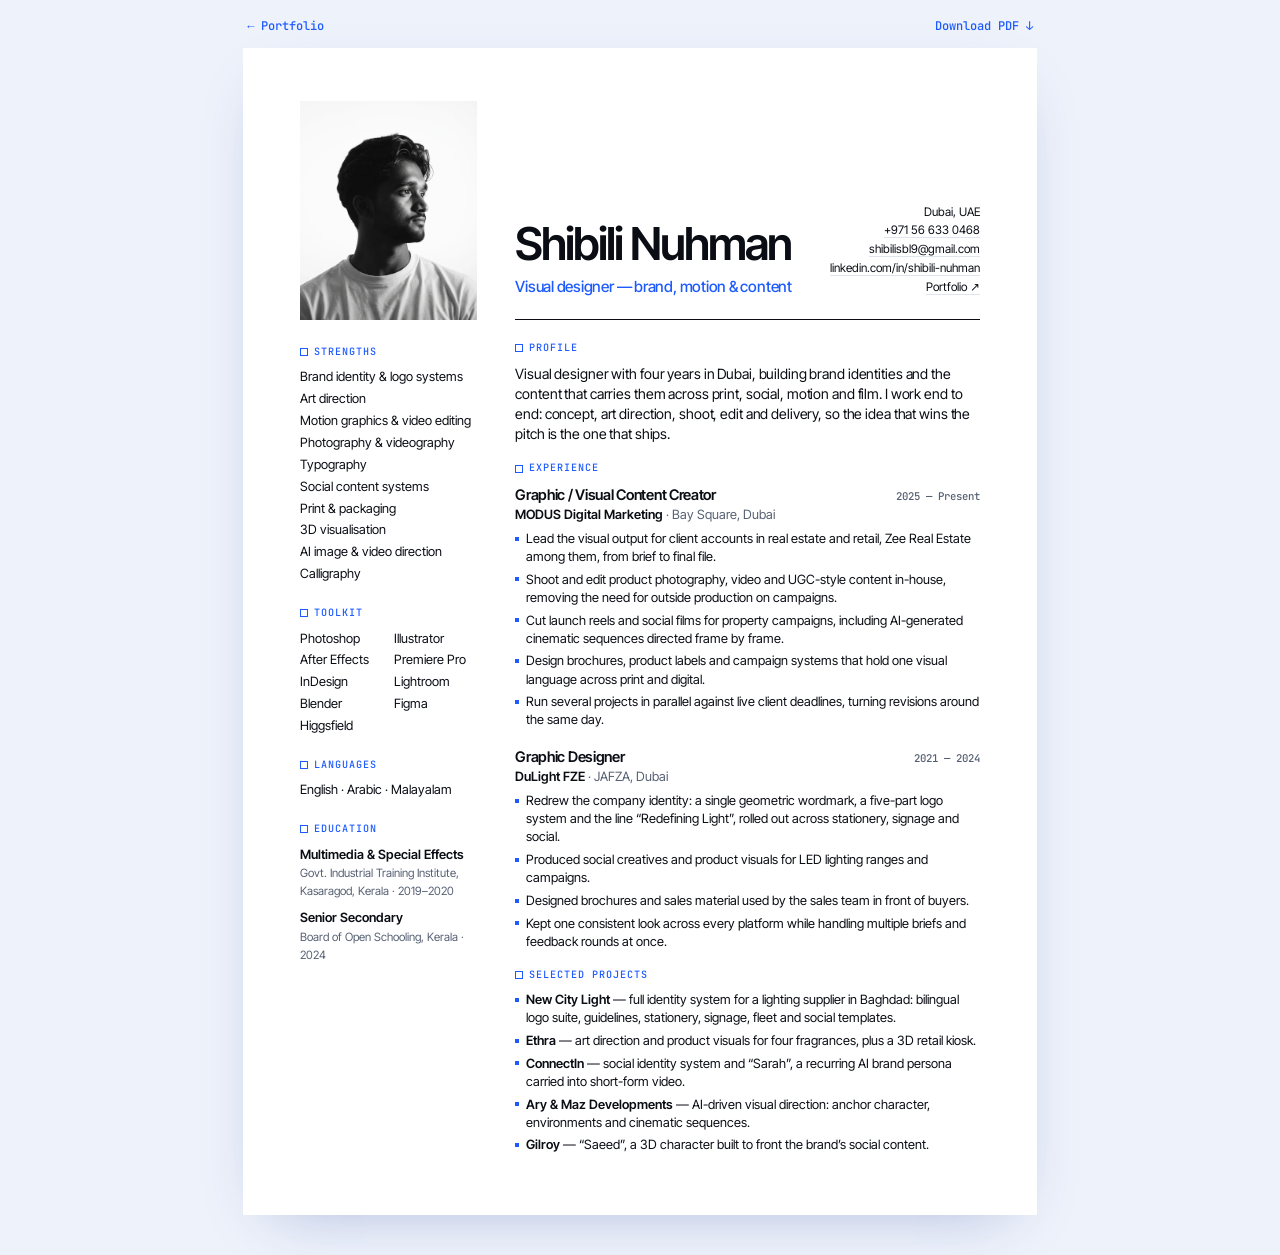
<file: resume/index.html>
<!doctype html>
<html lang="en">
<head>
<meta charset="utf-8">
<meta name="viewport" content="width=device-width, initial-scale=1">
<title>Shibili Nuhman — Résumé</title>
<meta name="description" content="Résumé of Shibili Nuhman, visual designer in Dubai: brand identity, motion and content.">
<style>
@font-face{font-family:'Inter Tight';src:url(../assets/fonts/inter-tight.woff2) format('woff2');font-weight:100 900}
@font-face{font-family:'JetBrains Mono';src:url(../assets/fonts/jetbrains-mono.woff2) format('woff2');font-weight:100 800}
:root{--blue:#1e5bff;--ink:#0a0d14;--muted:#566073;--hair:#dfe4ee}
*{box-sizing:border-box;margin:0;padding:0}
html{background:#eef2fb}
body{font-family:'Inter Tight',system-ui,sans-serif;color:var(--ink);font-size:9.6pt;line-height:1.42;-webkit-font-smoothing:antialiased}
a{color:inherit;text-decoration:none}
.bar{max-width:210mm;margin:18px auto 0;display:flex;justify-content:space-between;font:500 12px 'JetBrains Mono',monospace;padding:0 4px}
.bar a{color:var(--blue)}
.page{position:relative;width:210mm;min-height:297mm;margin:14px auto 40px;background:#fff;padding:14mm 15mm 11mm;box-shadow:0 20px 60px -30px rgba(20,50,140,.35);display:grid;grid-template-columns:47mm 1fr;gap:10mm;align-items:start}
header{display:flex;justify-content:space-between;align-items:flex-end;gap:8mm;min-height:58mm;padding-bottom:6mm;margin-bottom:6mm;border-bottom:1.2px solid var(--ink)}
.photo{width:47mm;height:58mm;object-fit:cover;object-position:50% 20%;display:block;background:#f3f4f6;margin-bottom:7mm}
h1{font-size:34pt;font-weight:600;letter-spacing:-.045em;line-height:.95}
h1 span{display:block;font-weight:500;color:var(--blue);font-size:11.5pt;letter-spacing:-.015em;line-height:1.2;margin-top:3.5mm;white-space:nowrap}
.contact{font-size:8.8pt;text-align:right;line-height:1.6}
.contact a{border-bottom:1px solid var(--hair)}

h2{font:500 7.6pt/1 'JetBrains Mono',monospace;letter-spacing:.1em;text-transform:uppercase;color:var(--blue);margin:0 0 3mm;display:flex;align-items:center;gap:6px}
h2::before{content:"";width:6px;height:6px;border:1.3px solid var(--blue);background:#fff}
section{margin-bottom:5mm}
.lead{font-size:10.6pt;line-height:1.42;letter-spacing:-.008em}
.job{margin-bottom:4.6mm}
.job-h{display:flex;justify-content:space-between;align-items:baseline;gap:8px}
h3{font-size:11pt;font-weight:600;letter-spacing:-.02em}
.when{font:500 8pt 'JetBrains Mono',monospace;color:var(--muted);white-space:nowrap}
.org{color:var(--muted);margin-bottom:1.6mm}
.org b{color:var(--ink);font-weight:600}
ul{list-style:none}
.job li,.proj li{position:relative;padding-left:11px;margin-top:1.2mm}
.job li::before,.proj li::before{content:"";position:absolute;left:0;top:.52em;width:4px;height:4px;background:var(--blue)}
.proj li b{font-weight:600}
aside ul.plain li{margin-bottom:1mm}
.tools{display:grid;grid-template-columns:1fr 1fr;gap:1mm 3mm}
aside section{margin-bottom:6.5mm}
.contact{white-space:nowrap}
.small{color:var(--muted);font-size:8.6pt}
aside p b{font-weight:600}
@media print{html{background:#fff}.bar{display:none}.page{margin:0;box-shadow:none;min-height:0;height:297mm}@page{size:A4;margin:0}*{-webkit-print-color-adjust:exact;print-color-adjust:exact}}
@media screen and (max-width:800px){.page{width:auto;margin:10px;padding:22px;min-height:0;grid-template-columns:1fr}header{flex-direction:column;align-items:flex-start;min-height:0}.main{order:-1}.contact{text-align:left}.bar{padding:0 14px}}
</style>
</head>
<body>
<div class="bar"><a href="../">← Portfolio</a><a href="Shibili-Nuhman-Resume.pdf" download>Download PDF ↓</a></div>
<main class="page">
  <aside>
    <img class="photo" src="../assets/img/portrait-studio.webp" alt="Shibili Nuhman">
      <section>
        <h2>Strengths</h2>
        <ul class="plain">
          <li>Brand identity &amp; logo systems</li><li>Art direction</li><li>Motion graphics &amp; video editing</li><li>Photography &amp; videography</li><li>Typography</li><li>Social content systems</li><li>Print &amp; packaging</li><li>3D visualisation</li><li>AI image &amp; video direction</li><li>Calligraphy</li>
        </ul>
      </section>
      <section>
        <h2>Toolkit</h2>
        <ul class="tools">
          <li>Photoshop</li><li>Illustrator</li><li>After Effects</li><li>Premiere Pro</li><li>InDesign</li><li>Lightroom</li><li>Blender</li><li>Figma</li><li>Higgsfield</li>
        </ul>
      </section>
      <section>
        <h2>Languages</h2>
        <p>English · Arabic · Malayalam</p>
      </section>
      <section>
        <h2>Education</h2>
        <p><b>Multimedia &amp; Special Effects</b><br><span class="small">Govt. Industrial Training Institute, Kasaragod, Kerala · 2019–2020</span></p>
        <p style="margin-top:2.5mm"><b>Senior Secondary</b><br><span class="small">Board of Open Schooling, Kerala · 2024</span></p>
      </section>
    </aside>
  <div class="main">
    <header>
      <h1>Shibili Nuhman<span>Visual designer — brand, motion &amp; content</span></h1>
      <div class="contact">
      Dubai, UAE<br>
      <a href="tel:+971566330468">+971 56 633 0468</a><br>
      <a href="mailto:shibilisbl9@gmail.com">shibilisbl9@gmail.com</a><br>
      <a href="https://www.linkedin.com/in/shibili-nuhman/">linkedin.com/in/shibili-nuhman</a><br>
      <a href="https://shibilisbl9-wq.github.io/Shibili-Nuhman-Portfolio/">Portfolio ↗</a>
    </div>
    </header>
      <section>
        <h2>Profile</h2>
        <p class="lead">Visual designer with four years in Dubai, building brand identities and the content that carries them across print, social, motion and film. I work end to end: concept, art direction, shoot, edit and delivery, so the idea that wins the pitch is the one that ships.</p>
      </section>

      <section>
        <h2>Experience</h2>
        <div class="job">
          <div class="job-h"><h3>Graphic / Visual Content Creator</h3><span class="when">2025 — Present</span></div>
          <p class="org"><b>MODUS Digital Marketing</b> · Bay Square, Dubai</p>
          <ul>
            <li>Lead the visual output for client accounts in real estate and retail, Zee Real Estate among them, from brief to final file.</li>
            <li>Shoot and edit product photography, video and UGC-style content in-house, removing the need for outside production on campaigns.</li>
            <li>Cut launch reels and social films for property campaigns, including AI-generated cinematic sequences directed frame by frame.</li>
            <li>Design brochures, product labels and campaign systems that hold one visual language across print and digital.</li>
            <li>Run several projects in parallel against live client deadlines, turning revisions around the same day.</li>
          </ul>
        </div>
        <div class="job">
          <div class="job-h"><h3>Graphic Designer</h3><span class="when">2021 — 2024</span></div>
          <p class="org"><b>DuLight FZE</b> · JAFZA, Dubai</p>
          <ul>
            <li>Redrew the company identity: a single geometric wordmark, a five-part logo system and the line “Redefining Light”, rolled out across stationery, signage and social.</li>
            <li>Produced social creatives and product visuals for LED lighting ranges and campaigns.</li>
            <li>Designed brochures and sales material used by the sales team in front of buyers.</li>
            <li>Kept one consistent look across every platform while handling multiple briefs and feedback rounds at once.</li>
          </ul>
        </div>
      </section>

      <section class="proj">
        <h2>Selected projects</h2>
        <ul>
          <li><b>New City Light</b> — full identity system for a lighting supplier in Baghdad: bilingual logo suite, guidelines, stationery, signage, fleet and social templates.</li>
          <li><b>Ethra</b> — art direction and product visuals for four fragrances, plus a 3D retail kiosk.</li>
          <li><b>ConnectIn</b> — social identity system and “Sarah”, a recurring AI brand persona carried into short-form video.</li>
          <li><b>Ary &amp; Maz Developments</b> — AI-driven visual direction: anchor character, environments and cinematic sequences.</li>
          <li><b>Gilroy</b> — “Saeed”, a 3D character built to front the brand’s social content.</li>
        </ul>
      </section>
    </div>
</main>
</body>
</html>
</file>
<file: css/style.css>
/* Shibili Nuhman — portfolio. Blue on white, set on a grid. */

@font-face{font-family:'Inter Tight';src:url(../assets/fonts/inter-tight.woff2) format('woff2');font-weight:100 900;font-display:swap}
@font-face{font-family:'Instrument Serif';src:url(../assets/fonts/instrument-serif.woff2) format('woff2');font-weight:400;font-display:swap}
@font-face{font-family:'Instrument Serif';src:url(../assets/fonts/instrument-serif-italic.woff2) format('woff2');font-weight:400;font-style:italic;font-display:swap}
@font-face{font-family:'JetBrains Mono';src:url(../assets/fonts/jetbrains-mono.woff2) format('woff2');font-weight:100 800;font-display:swap}
/* loader-only faces */
@font-face{font-family:'Bebas Neue';src:url(../assets/fonts/bebas-neue.woff2) format('woff2');font-display:block}
@font-face{font-family:'Playfair Display';src:url(../assets/fonts/playfair-italic.woff2) format('woff2');font-weight:400 900;font-style:italic;font-display:block}
@font-face{font-family:'Syne';src:url(../assets/fonts/syne.woff2) format('woff2');font-weight:400 800;font-display:block}
@font-face{font-family:'Caveat';src:url(../assets/fonts/caveat.woff2) format('woff2');font-weight:700;font-display:block}
@font-face{font-family:'Fraunces';src:url(../assets/fonts/fraunces.woff2) format('woff2');font-weight:100 900;font-display:block}
@font-face{font-family:'Space Grotesk';src:url(../assets/fonts/space-grotesk.woff2) format('woff2');font-weight:700;font-display:block}

:root{
  --blue:#1e5bff; --blue-soft:rgba(30,91,255,.09); --ink:#0a0d14; --muted:#596173;
  --line:rgba(22,52,140,.085); --hair:rgba(10,13,20,.13); --paper:#fff;
  --u:60px; --cols:24; --plus:none;
  --sans:'Inter Tight',system-ui,-apple-system,'Segoe UI',sans-serif;
  --serif:'Instrument Serif','Times New Roman',serif;
  --mono:'JetBrains Mono',ui-monospace,Menlo,monospace;
  --ease:cubic-bezier(.2,.8,.2,1);
}
*{box-sizing:border-box;margin:0;padding:0}
html{-webkit-text-size-adjust:100%;scroll-behavior:smooth}
html.is-loading{overflow:hidden}
body{
  font-family:var(--sans);color:var(--ink);line-height:1.45;-webkit-font-smoothing:antialiased;overflow-x:hidden;
  background:
    radial-gradient(90% 70% at 88% -8%,#e6eeff 0,rgba(230,238,255,0) 60%),
    radial-gradient(70% 60% at -8% 108%,#edf2ff 0,rgba(237,242,255,0) 55%),
    linear-gradient(118deg,#fff 0,#f5f8ff 38%,#fff 52%,#f7f9ff 74%,#fff 100%) fixed;
  background-color:#fff;
}
img{display:block;max-width:100%}
a{color:inherit;text-decoration:none}
ul{list-style:none}
em{font-style:italic}
:focus-visible{outline:2px solid var(--blue);outline-offset:3px}
::selection{background:var(--blue);color:#fff}

/* ---------- the grid ---------- */
.grid{
  background-image:var(--plus),
    linear-gradient(to right,var(--line) 1px,transparent 1px),
    linear-gradient(to bottom,var(--line) 1px,transparent 1px);
  background-size:calc(var(--u)*4) calc(var(--u)*4),var(--u) var(--u),var(--u) var(--u);
  background-position:calc(var(--u)*2) calc(var(--u)*2),0 0,0 0;
}
.label{display:block;font:500 11px/1 var(--mono);letter-spacing:.08em;text-transform:uppercase;color:var(--blue)}

/* ---------- cursor ---------- */
#cursor{position:fixed;left:0;top:0;z-index:90;pointer-events:none;will-change:transform;opacity:0;transition:opacity .3s}
#cursor.on{opacity:1}
#cursor svg{display:block;filter:drop-shadow(0 2px 4px rgba(10,30,120,.25));transition:transform .12s}
#cursor.down svg{transform:scale(.86)}
#cursor .tag{position:absolute;left:16px;top:18px;white-space:nowrap;background:var(--blue);color:#fff;font:600 12px/1 var(--sans);letter-spacing:.01em;padding:6px 9px 6px;border-radius:3px 10px 10px 10px;box-shadow:0 4px 14px rgba(30,91,255,.28)}
#cursor.flip .tag{left:auto;right:6px;border-radius:10px 3px 10px 10px}

/* ---------- selection boxes ---------- */
.sel{position:absolute;border:1.5px solid var(--blue);background:rgba(255,255,255,.5);backdrop-filter:blur(3px);-webkit-backdrop-filter:blur(3px);display:flex;align-items:center;justify-content:center;visibility:hidden}
.sel.blue{background:rgba(30,91,255,.07)}
.sel .txt{font-weight:600;letter-spacing:-.035em;line-height:.95;white-space:nowrap;color:var(--ink);font-size:calc(var(--u)*1.08);text-align:center}
.sel.blue .txt{font-size:calc(var(--u)*1.5);color:var(--blue)}
.h{position:absolute;width:9px;height:9px;background:#fff;border:1.5px solid var(--blue);z-index:2}
.h.tl{left:-5px;top:-5px}.h.tr{right:-5px;top:-5px}.h.bl{left:-5px;bottom:-5px}.h.br{right:-5px;bottom:-5px}
.dim{position:absolute;left:50%;bottom:-27px;transform:translateX(-50%);background:var(--blue);color:#fff;font:500 10.5px/1 var(--mono);font-style:normal;padding:4px 6px;border-radius:3px;white-space:nowrap}

/* ---------- loader ---------- */
#loader{position:fixed;inset:0;z-index:70;background-color:#fff;
  background-image:var(--plus),linear-gradient(to right,var(--line) 1px,transparent 1px),linear-gradient(to bottom,var(--line) 1px,transparent 1px),
    radial-gradient(90% 70% at 88% -8%,#e6eeff 0,rgba(230,238,255,0) 60%),linear-gradient(118deg,#fff 0,#f5f8ff 38%,#fff 52%,#f7f9ff 74%,#fff 100%);
  background-size:calc(var(--u)*4) calc(var(--u)*4),var(--u) var(--u),var(--u) var(--u),100% 100%,100% 100%;
  background-position:calc(var(--u)*2) calc(var(--u)*2),0 0,0 0,0 0,0 0}
#loader::after{content:"";position:absolute;inset:0;pointer-events:none;background:linear-gradient(105deg,transparent 35%,rgba(255,255,255,.9) 50%,transparent 65%);background-size:250% 100%;animation:gloss 3.2s ease-in-out infinite}
@keyframes gloss{0%{background-position:120% 0}100%{background-position:-60% 0}}
#skip{position:absolute;right:calc(var(--u)*.5);bottom:calc(var(--u)*.5);z-index:3;font:500 11px/1 var(--mono);letter-spacing:.08em;text-transform:uppercase;color:var(--muted);background:none;border:0;padding:10px;cursor:pointer}
#skip:hover{color:var(--blue)}
html:not(.js) #loader,html:not(.js) #cursor{display:none}

/* ---------- top bar ---------- */
.topbar{position:fixed;left:0;right:0;top:0;z-index:60;height:var(--u);min-height:52px;display:flex;align-items:center;justify-content:space-between;padding:0 calc(var(--u)*.5);font-size:13.5px;font-weight:500;color:var(--ink);transition:color .4s,opacity .5s,transform .5s var(--ease),background .4s}
.is-loading .topbar{opacity:0;transform:translateY(-12px)}
.topbar.on-dark{color:#fff}
.topbar.solid{background:rgba(255,255,255,.82);backdrop-filter:blur(14px);-webkit-backdrop-filter:blur(14px);box-shadow:0 1px 0 var(--hair)}
.brand{display:flex;align-items:center;gap:10px;letter-spacing:-.01em}
.mk{width:9px;height:9px;border:1.5px solid currentColor;background:transparent;display:inline-block}
.topbar.solid .mk,.topbar:not(.on-dark) .mk{border-color:var(--blue);background:#fff}
.topbar nav{display:flex;align-items:center;gap:clamp(14px,2.2vw,30px)}
.topbar nav a{position:relative;padding:8px 0}
.topbar nav a:not(.cta)::after{content:"";position:absolute;left:0;right:0;bottom:3px;height:1px;background:currentColor;transform:scaleX(0);transform-origin:left;transition:transform .35s var(--ease)}
.topbar nav a:hover::after{transform:scaleX(1)}
.topbar .cta{background:var(--blue);color:#fff;padding:8px 14px;border-radius:999px}
@media (max-width:560px){.topbar nav a:not(.cta):not([href="#work"]){display:none}}

/* ---------- intro stage ---------- */
#intro{position:relative;height:620vh}
.stage{position:sticky;top:0;height:100vh;height:100svh;overflow:hidden}
.frame{position:absolute;left:0;top:0;width:100%;height:100%;overflow:visible;z-index:2;will-change:left,top,width,height}
.frame img{position:absolute;inset:0;width:100%;height:100%;object-fit:cover;object-position:50% 22%;border-radius:inherit;filter:contrast(1.06)}
.frame .shade{position:absolute;inset:0;border-radius:inherit;pointer-events:none;
  background:linear-gradient(180deg,rgba(6,9,18,.55) 0,rgba(6,9,18,.15) 30%,rgba(6,9,18,.35) 62%,rgba(6,9,18,.86) 100%),
    linear-gradient(to right,rgba(255,255,255,.07) 1px,transparent 1px),linear-gradient(to bottom,rgba(255,255,255,.07) 1px,transparent 1px);
  background-size:100% 100%,var(--u) var(--u),var(--u) var(--u);background-attachment:scroll,fixed,fixed;opacity:var(--shade,1)}
.frame .tiles{position:absolute;inset:0;display:grid;grid-template-columns:repeat(var(--cols),1fr);grid-auto-rows:var(--u);overflow:hidden;pointer-events:none}
.frame .tiles i{background:#fff;box-shadow:inset -1px -1px 0 var(--line)}
.frame .h,.frame .dim,.frame .layer{opacity:0;transition:opacity .25s}
.frame.sel-on{outline:1.5px solid var(--blue);outline-offset:-1px}
.frame.sel-on .h,.frame.sel-on .dim,.frame.sel-on .layer{opacity:1}
.frame.placed{outline:1px solid var(--hair);outline-offset:-1px}
.layer{position:absolute;left:0;top:-20px;font:500 10.5px/1 var(--mono);color:var(--blue);white-space:nowrap}

.hero-ui{position:absolute;inset:0;z-index:3;color:#fff;pointer-events:none;opacity:var(--hero,1)}
.hero-kicker{position:absolute;left:calc(var(--u)*.5);top:calc(var(--u)*1.5);font:500 11px/1 var(--mono);letter-spacing:.1em;text-transform:uppercase;opacity:.8}
.hero-title{position:absolute;left:calc(var(--u)*.5);bottom:calc(var(--u)*.75);font-weight:600;font-size:clamp(40px,7.4vw,128px);line-height:.92;letter-spacing:-.045em;transform:translateY(calc((1 - var(--hero,1))*40px))}
.hero-title span{font-family:var(--serif);font-style:italic;font-weight:400;letter-spacing:-.02em;opacity:.92}
.hero-scroll{position:absolute;right:calc(var(--u)*.5);bottom:calc(var(--u)*.85);font:500 11px/1 var(--mono);letter-spacing:.08em;text-transform:uppercase;display:flex;align-items:center;gap:10px;opacity:.85}
.wheel{width:1px;height:34px;background:rgba(255,255,255,.35);position:relative;overflow:hidden}
.wheel::after{content:"";position:absolute;left:0;top:0;width:1px;height:14px;background:#fff;animation:wheel 1.6s var(--ease) infinite}
@keyframes wheel{0%{transform:translateY(-14px)}100%{transform:translateY(34px)}}
@media (max-width:1023px){.hero-scroll{right:auto;left:calc(var(--u)*.5);bottom:auto;top:calc(var(--u)*2)}.hero-title{bottom:calc(var(--u)*1)}}

/* ---------- cells (stage + bento share the draw language) ---------- */
.cell{position:absolute;z-index:1}
.cell-in,.b,.proj-meta,.sec-head,.contact{position:relative}
.ghost{position:absolute;left:0;top:0;width:calc(var(--d,0)*100%);height:calc(var(--d,0)*100%);border:1.5px solid var(--blue);background:rgba(255,255,255,.5);pointer-events:none;z-index:5;opacity:0;transition:opacity .35s}
.drawing>.ghost{opacity:1}
.ghost .h{transform:scale(calc(.4 + var(--d,0)*.6))}
.js .cell>.cell-in,.js [data-draw]>*:not(.ghost){opacity:0;transform:translateY(8px);transition:opacity .6s var(--ease),transform .7s var(--ease)}
.js .cell.done>.cell-in,.js [data-draw].done>*:not(.ghost){opacity:1;transform:none}
.cell::before,.b::before{content:"";position:absolute;inset:0;border:1px solid var(--hair);background:rgba(255,255,255,.62);backdrop-filter:blur(2px);-webkit-backdrop-filter:blur(2px);opacity:0;transition:opacity .5s;pointer-events:none;margin:-.5px}
.cell,.b{isolation:isolate}
.cell::before,.b::before{z-index:-1}
.cell.done::before,.b.done::before,html:not(.js) .b::before{opacity:1}
.cell-in{height:100%;padding:calc(var(--u)*.42);display:flex;flex-direction:column}

.hello{margin-top:auto;font-weight:500;font-size:calc(var(--u)*1.02);line-height:1;letter-spacing:-.04em}
.hello em{font-family:var(--serif);font-weight:400;letter-spacing:-.015em;color:var(--blue);font-size:1.12em;white-space:nowrap}

.tagstack{position:relative;flex:1;min-height:0}
.rtag{position:absolute;left:50%;top:calc(var(--t)*1%);white-space:nowrap;background:var(--c);color:#fff;font-weight:600;font-size:calc(var(--u)*.3);line-height:1;padding:.5em .8em;border-radius:4px 999px 999px 999px;box-shadow:0 10px 24px -10px var(--c);
  transform:translateX(calc(-50% + var(--x)*var(--u)*.9)) rotate(var(--r));opacity:0}
.rtag::before{content:"";position:absolute;left:-13px;top:-14px;width:16px;height:18px;background:var(--c);clip-path:polygon(0 0,100% 49%,57% 61%,37% 100%)}
.rtag.final{font-size:calc(var(--u)*.54);z-index:3;letter-spacing:-.02em}
.rtag.in{opacity:1;animation:tagin .55s var(--ease) both}
@keyframes tagin{from{opacity:0;transform:translate(calc(-50% + var(--x)*var(--u)*.9),-46px) rotate(calc(var(--r)*3)) scale(.7)}to{opacity:1}}

.move{margin-top:auto;font-weight:500;font-size:calc(var(--u)*.62);line-height:1.02;letter-spacing:-.035em}
.mv{color:var(--blue);font-family:var(--serif);font-style:italic;font-weight:400;font-size:1.16em;letter-spacing:-.01em;white-space:nowrap}
.mv i{display:inline-block;font-style:inherit;max-width:0;opacity:0;overflow:hidden;vertical-align:bottom;transition:max-width .34s var(--ease),opacity .2s}
.mv b{font-weight:inherit}
.mv.go i,.mv.hov:hover i{max-width:.6em;opacity:1}
.mv i:nth-of-type(1){transition-delay:0s}.mv i:nth-of-type(2){transition-delay:.05s}.mv i:nth-of-type(3){transition-delay:.1s}.mv i:nth-of-type(4){transition-delay:.15s}.mv i:nth-of-type(5){transition-delay:.2s}.mv i:nth-of-type(6){transition-delay:.25s}.mv i:nth-of-type(7){transition-delay:.3s}.mv i:nth-of-type(8){transition-delay:.35s}.mv i:nth-of-type(9){transition-delay:.4s}
.on{margin-top:.25em;font-weight:500;font-size:calc(var(--u)*.62);line-height:1.1;letter-spacing:-.035em;color:var(--muted);white-space:nowrap}
.roll{display:inline-block;height:1.1em;overflow:hidden;color:var(--ink);vertical-align:bottom;transition:width .5s var(--ease)}
.roll-in{display:flex;flex-direction:column;transition:transform .7s cubic-bezier(.7,0,.2,1)}
.roll-in span{height:1.1em;line-height:1.1;align-self:flex-start;white-space:nowrap;border-bottom:0}

.c-meta .cell-in{flex-direction:row;align-items:center;gap:calc(var(--u)*.3)}
.c-meta p{font-size:calc(var(--u)*.27);font-weight:600;line-height:1.3;letter-spacing:-.01em}
.c-meta p span{font-weight:400;color:var(--muted)}
.dot{flex:none;width:10px;height:10px;border-radius:50%;background:var(--blue);box-shadow:0 0 0 0 rgba(30,91,255,.5);animation:pulse 2s infinite}
@keyframes pulse{70%{box-shadow:0 0 0 12px rgba(30,91,255,0)}100%{box-shadow:0 0 0 0 rgba(30,91,255,0)}}

/* ---------- sections ---------- */
.sec{position:relative;padding:calc(var(--u)*2) 0 calc(var(--u)*2)}
.bento,.more,.proj,.sec-head,.contact,.foot{margin-left:var(--u);width:calc(var(--u)*(var(--cols) - 2))}
.bento,.more{display:grid;grid-template-columns:repeat(calc(var(--cols) - 2),var(--u));grid-auto-rows:var(--u);grid-auto-flow:dense}
.b{padding:calc(var(--u)*.45);display:flex;flex-direction:column;gap:14px;grid-column:span 6}
.b h3{font-size:clamp(20px,calc(var(--u)*.4),30px);font-weight:600;letter-spacing:-.025em;line-height:1.1;margin-top:6px}
.b .org{font-weight:600;font-size:15px}.b .org span{font-weight:400;color:var(--muted)}.b .org span::before{content:"· "}
.b .when{font:500 12px/1 var(--mono);color:var(--muted)}
.b ul:not([class]) li{position:relative;padding-left:18px;font-size:15px;color:#2a3140;margin-top:8px;max-width:58ch}
.b ul:not([class]) li::before{content:"";position:absolute;left:0;top:.5em;width:7px;height:7px;border:1.5px solid var(--blue);background:#fff}
.chips{display:flex;flex-wrap:wrap;gap:8px;margin-top:6px}
.chips li{font-size:14px;font-weight:500;padding:7px 12px;border:1px solid var(--hair);border-radius:999px;background:#fff;transition:all .25s}
.chips li:hover{border-color:var(--blue);color:var(--blue);transform:translateY(-2px)}
.apps{display:grid;grid-template-columns:repeat(3,1fr);gap:10px 8px;margin-top:6px}
.apps li{font-size:12.5px;color:var(--muted);display:flex;flex-direction:column;gap:7px}
.apps b{display:grid;place-items:center;width:44px;height:44px;border:1.5px solid var(--blue);color:var(--blue);font:600 15px/1 var(--mono);border-radius:9px;background:#fff;transition:all .25s}
.apps li:hover b{background:var(--blue);color:#fff;transform:translateY(-2px)}
.langs{display:flex;flex-direction:column;margin-top:2px}
.langs li{font-family:var(--serif);font-size:clamp(26px,calc(var(--u)*.55),40px);line-height:1.1;letter-spacing:-.01em}
.gap{margin-top:auto;padding-top:18px}
.edu{font-weight:600;font-size:15px;line-height:1.35}.edu span{font-weight:400;color:var(--muted);font-size:13.5px}
.path{width:100%;height:auto;margin-top:auto;overflow:visible}
.pl{fill:none;stroke:var(--blue);stroke-width:1.6;stroke-dasharray:1;stroke-dashoffset:1;transition:stroke-dashoffset 1.6s cubic-bezier(.6,0,.2,1) .3s;vector-effect:non-scaling-stroke}
.done .pl,html:not(.js) .pl{stroke-dashoffset:0}
.pts rect{fill:#fff;stroke:var(--blue);stroke-width:1.6;vector-effect:non-scaling-stroke}
.pt-l text{font:500 19px var(--sans);fill:var(--ink);text-anchor:middle;letter-spacing:-.01em}
.note{color:var(--muted);font-size:15px;max-width:60ch}
.b-fact dl{display:flex;flex-direction:column;gap:14px;margin-top:auto}
.b-fact dl div{display:flex;align-items:baseline;gap:14px;border-top:1px solid var(--hair);padding-top:12px}
.b-fact dt{font-family:var(--serif);font-size:clamp(34px,calc(var(--u)*.8),54px);line-height:.9;color:var(--blue);min-width:1.5em}
.b-fact dd{font-size:15px;color:#2a3140}

.b-xp1,.b-xp2{grid-column:span 11}
.b-str,.b-app{grid-column:span 8}.b-lang{grid-column:span 6}
.b-flow{grid-column:span 14}.b-fact{grid-column:span 8}

/* ---------- work ---------- */
.sec-head{padding:calc(var(--u)*.45);margin-bottom:var(--u);max-width:calc(var(--u)*14)}
.sec-head h2,.contact h2{font-weight:500;font-size:clamp(34px,calc(var(--u)*1.05),84px);line-height:1;letter-spacing:-.04em;margin:14px 0 14px}
.sec-head h2 em,.contact h2 .mv{font-family:var(--serif);font-weight:400;color:var(--blue);letter-spacing:-.015em}
.sec-head p{color:var(--muted);font-size:17px;max-width:52ch}
.proj{display:grid;grid-template-columns:repeat(calc(var(--cols) - 2),var(--u));margin-bottom:calc(var(--u)*2);align-items:start}
.proj-meta{grid-column:1/span 6;padding:calc(var(--u)*.45) calc(var(--u)*.45) calc(var(--u)*.45) calc(var(--u)*.45);position:sticky;top:calc(var(--u)*1.5)}
.idx{font:500 12px/1 var(--mono);color:var(--blue)}
.proj-meta h3{font-size:clamp(30px,calc(var(--u)*.82),60px);font-weight:500;letter-spacing:-.04em;line-height:1;margin:14px 0 14px}
.premise{font-size:17px;color:#2a3140;max-width:36ch}
.proj-meta dl{margin-top:22px;display:grid;grid-template-columns:auto 1fr;gap:8px 16px;font-size:13.5px;border-top:1px solid var(--hair);padding-top:16px}
.proj-meta dt{font:500 11px/1.6 var(--mono);letter-spacing:.06em;text-transform:uppercase;color:var(--muted)}
.proj-meta dd{color:#2a3140}
.proj-media{grid-column:8/span 15;display:grid;grid-template-columns:repeat(15,var(--u));grid-auto-rows:var(--u);grid-auto-flow:dense}
.shot{position:relative;grid-column:span var(--c);grid-row:span var(--r);padding:5px;min-width:0}
.shot img{width:100%;height:100%;object-fit:cover;background:#eef1f7;transition:transform 1.1s var(--ease),filter .5s}
.shot.contain img{object-fit:contain;background:#fff}
.shot.top img{object-position:50% 0}.shot.right img{object-position:85% 50%}
.shot::after{content:"";position:absolute;inset:5px;border:1.5px solid var(--blue);opacity:0;transition:opacity .25s;pointer-events:none}
.shot:hover::after{opacity:1}
.shot figcaption{position:absolute;left:13px;top:13px;font:500 10.5px/1 var(--mono);color:var(--blue);white-space:nowrap;background:rgba(255,255,255,.94);padding:5px 7px;border-radius:2px;max-width:calc(100% - 26px);overflow:hidden;text-overflow:ellipsis}
.shot:hover img{filter:saturate(1.05)}

/* ---------- reel ---------- */
.reel{position:relative;margin-left:var(--u);width:calc(var(--u)*(var(--cols) - 2));aspect-ratio:16/9;outline:1px solid var(--hair);background:#fff}
.reel video{display:block;width:100%;height:100%;object-fit:cover;background:#fff}
.more-link{display:inline-block;margin-top:20px;font-weight:600;font-size:15px;color:var(--blue);border-bottom:1.5px solid var(--blue);padding-bottom:3px}
.more-link:hover{color:var(--ink);border-color:var(--ink)}
@media (min-width:1024px){.reel{margin-left:calc(var(--u)*4);width:calc(var(--u)*16)}}

/* ---------- contact ---------- */
#contact{padding-bottom:0}
.contact{padding:calc(var(--u)*.45)}
.contact h2{font-size:clamp(44px,calc(var(--u)*1.9),150px);margin:20px 0 26px;line-height:.95}
.mail{display:inline-block;font-size:clamp(20px,calc(var(--u)*.55),40px);font-weight:500;letter-spacing:-.025em;border-bottom:1.5px solid var(--blue);padding-bottom:4px;transition:color .25s}
.mail:hover{color:var(--blue)}
.links{display:flex;flex-wrap:wrap;gap:10px 26px;margin-top:30px;font-size:15px;font-weight:500}
.links a{border-bottom:1px solid var(--hair);padding-bottom:3px;transition:all .25s}.links a:hover{color:var(--blue);border-color:var(--blue)}
.foot{display:flex;flex-wrap:wrap;justify-content:space-between;gap:10px;margin-top:calc(var(--u)*2);padding:22px 0 26px;border-top:1px solid var(--hair);font:500 11px/1.4 var(--mono);letter-spacing:.06em;text-transform:uppercase;color:var(--muted)}
.foot a:hover{color:var(--blue)}

/* ---------- narrow ---------- */
@media (max-width:1023px){
  #intro{height:560vh}
  .b,.b-xp1,.b-xp2,.b-str,.b-app,.b-lang,.b-flow,.b-fact{grid-column:span 6}
  .proj{display:block;margin-bottom:calc(var(--u)*1.5)}
  .proj-meta{position:relative;top:0}
  .proj-media{grid-template-columns:repeat(6,var(--u));margin-top:calc(var(--u)*.5)}
  .shot{grid-column:span 6;grid-row:span var(--rn)}
  .proj-media .shot[style*="--c:5"]{grid-column:span 3;grid-row:span 3}
  .proj-media .shot[style*="--c:5;--r:8"]{grid-column:span 2;grid-row:span 4}
  .more .shot[style*="--c:4"]{grid-column:span 3;grid-row:span 4}
  .more .shot[style*="--c:4;--r:6"]{grid-column:span 6;grid-row:span 7}
  .sec-head{max-width:none}
  .pt-l text{font-size:30px}
  .apps{grid-template-columns:repeat(3,1fr)}
  .hello{font-size:calc(var(--u)*.72)}
  .move,.on{font-size:calc(var(--u)*.46)}
  .rtag{font-size:calc(var(--u)*.25);padding:.4em .7em}
  .rtag.final{font-size:calc(var(--u)*.42)}
  .cell-in{padding:calc(var(--u)*.3)}
  .c-meta{display:none}
  .sel .txt{font-size:calc(var(--u)*.8)}
  .sel.blue .txt{font-size:calc(var(--u)*.98);white-space:normal;line-height:.92}
}

@media (prefers-reduced-motion:reduce){
  html{scroll-behavior:auto}
  #loader,#cursor{display:none !important}
  .js .cell>.cell-in,.js [data-draw]>*:not(.ghost){opacity:1;transform:none;transition:none}
  .cell::before,.b::before{opacity:1}
  .pl{stroke-dashoffset:0;transition:none}
  .rtag{opacity:1}
  .wheel::after,.dot,#loader::after{animation:none}
}
</file>
